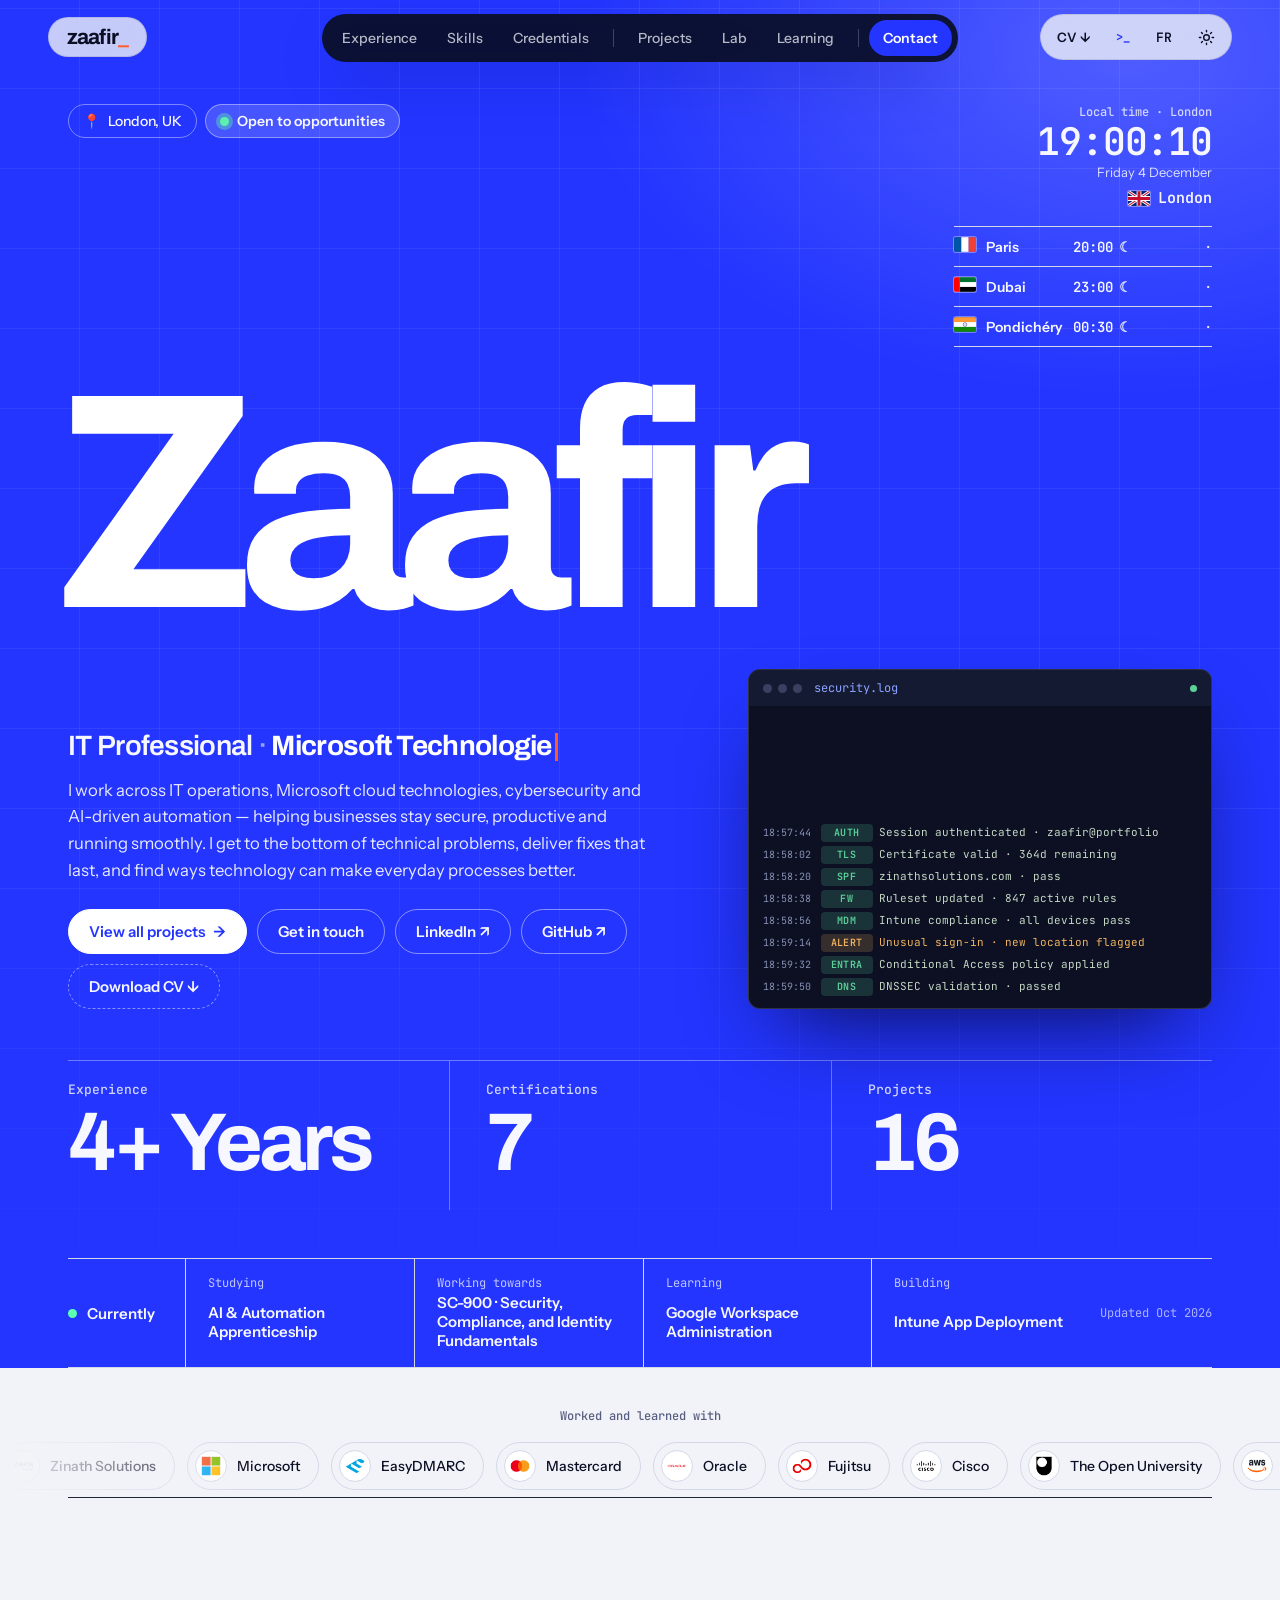
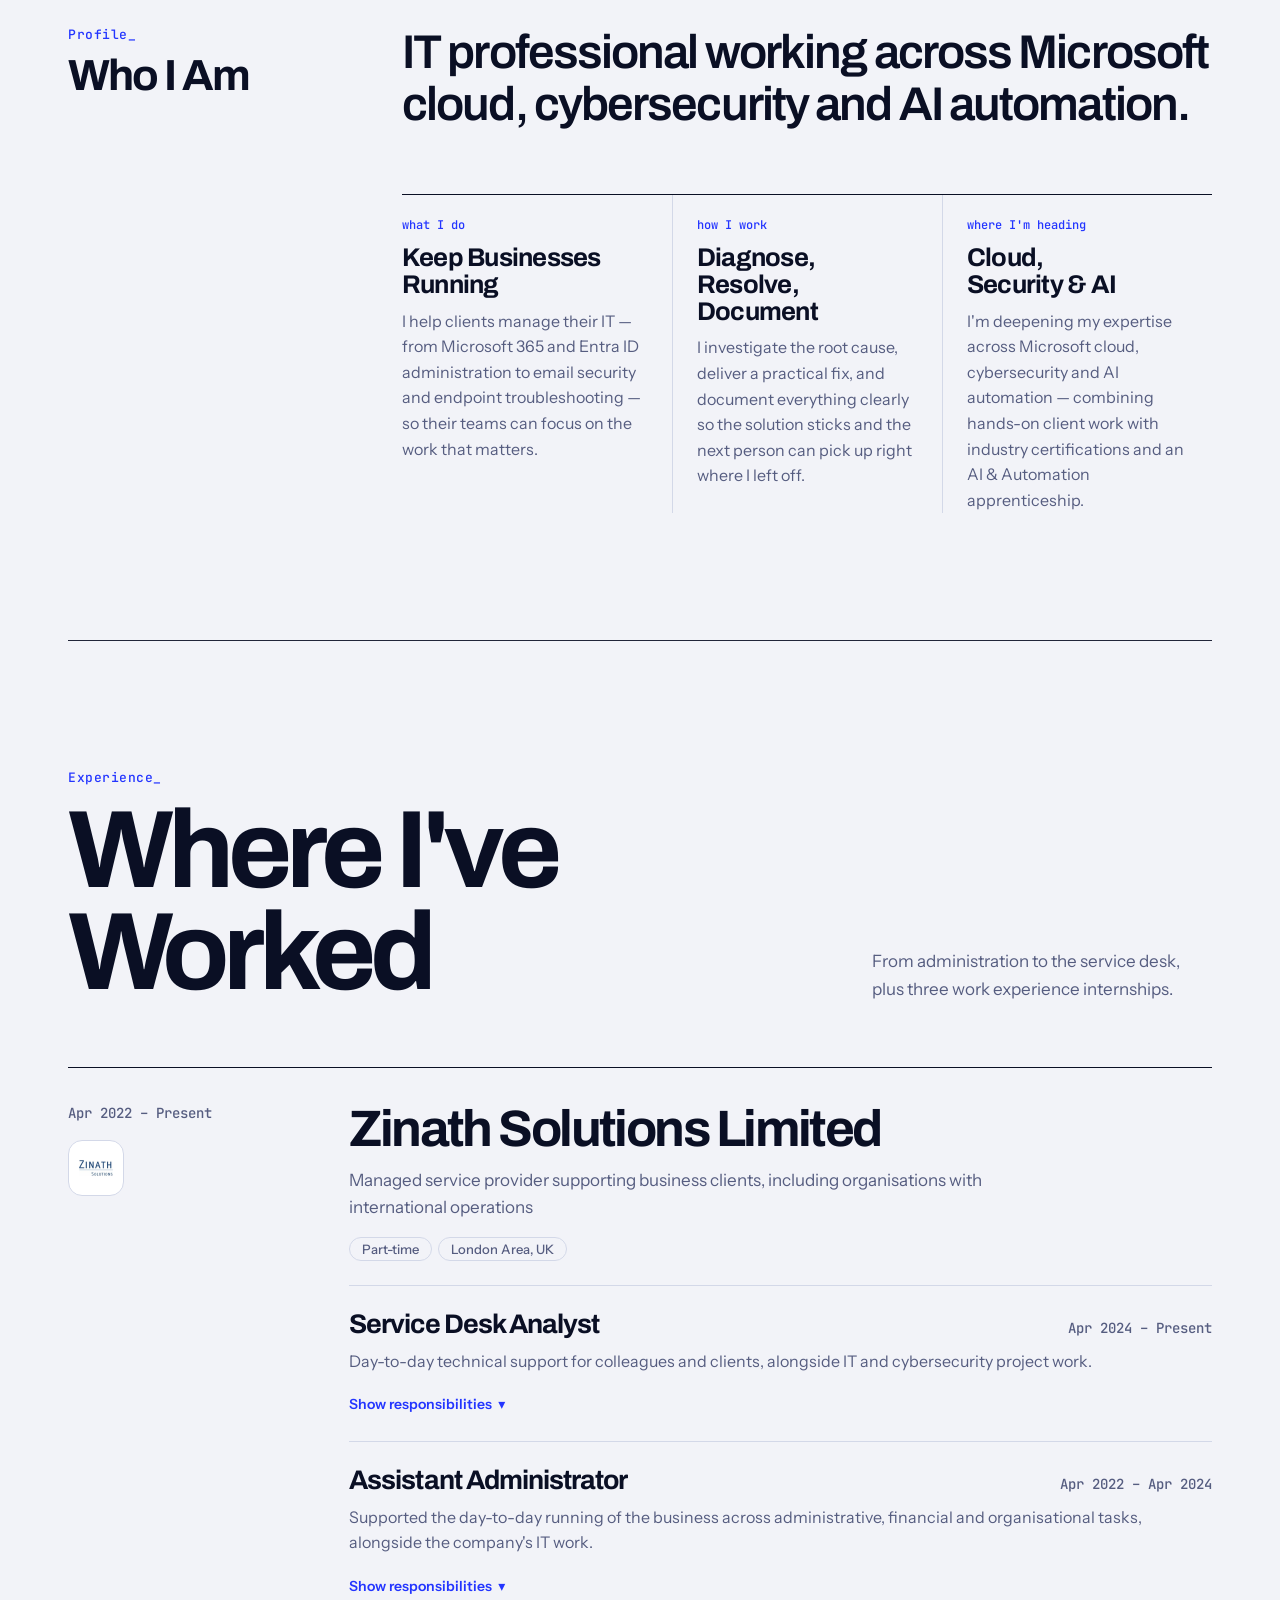
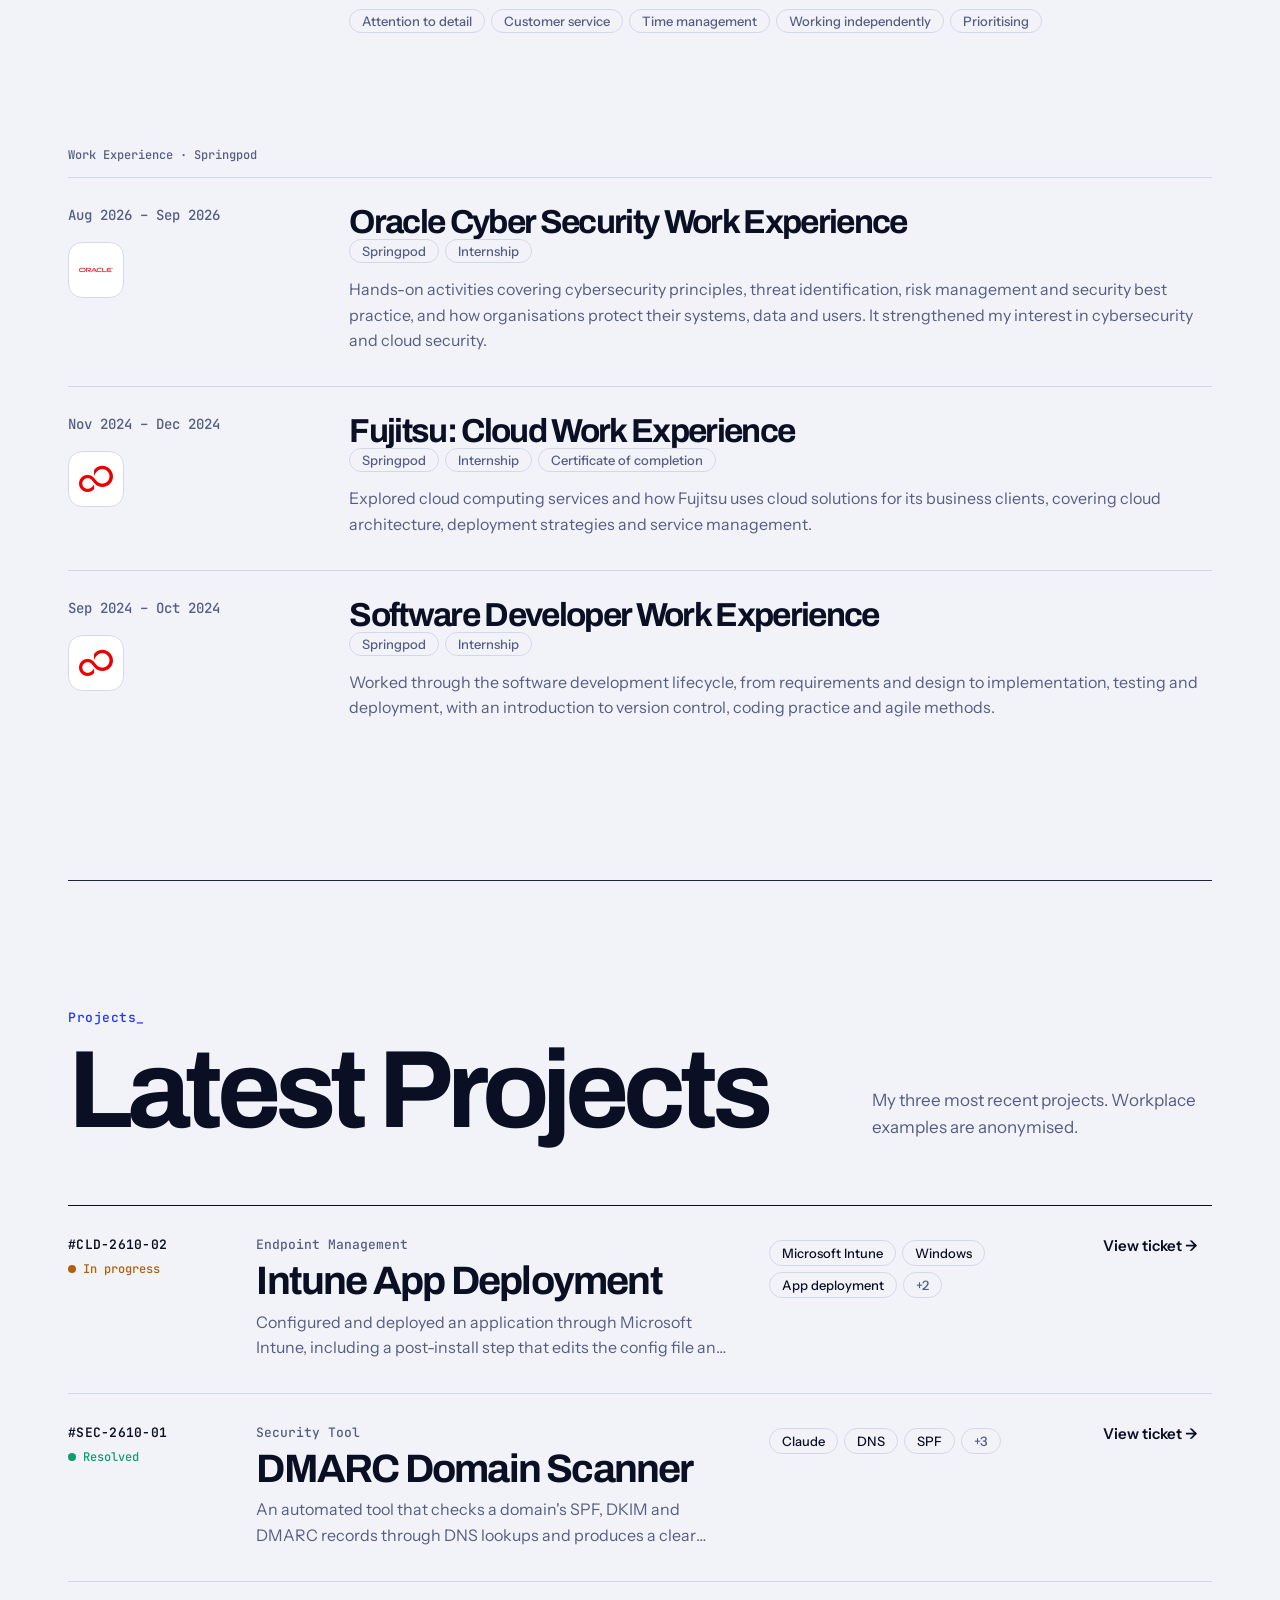
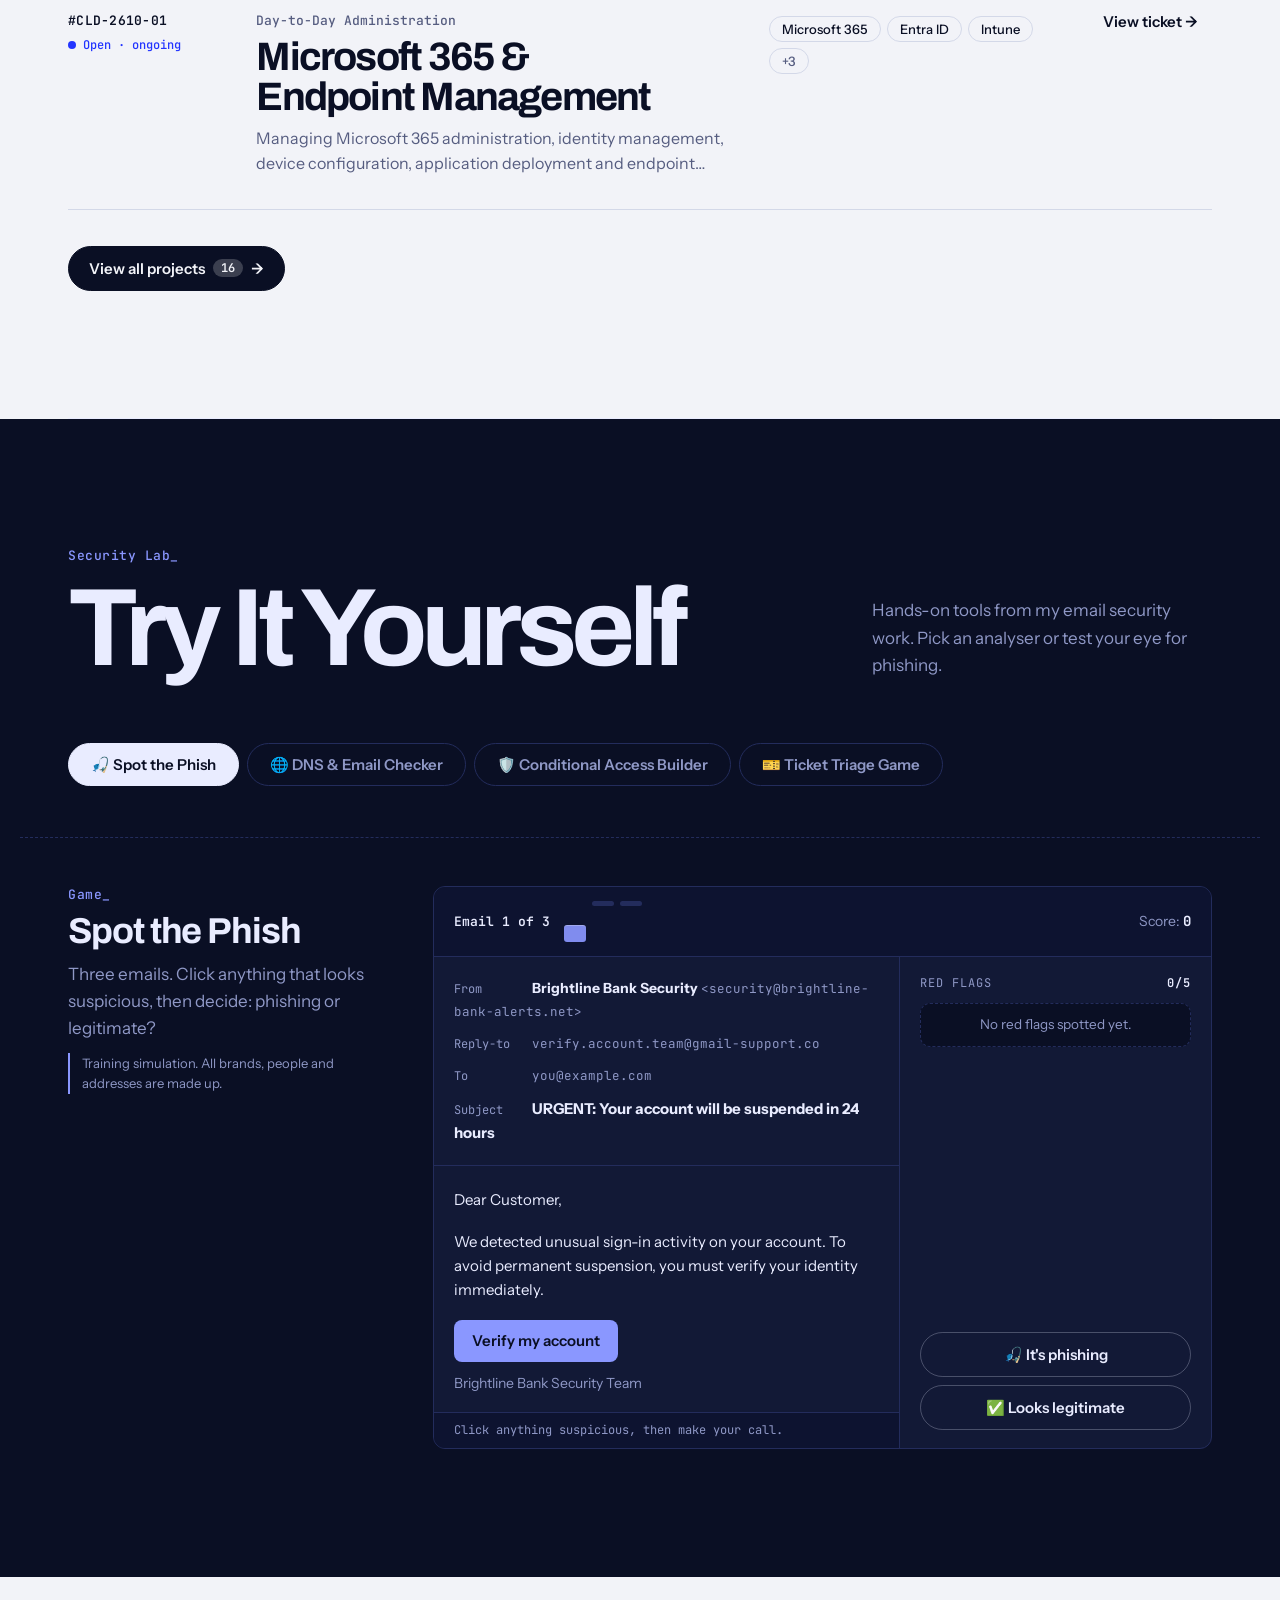
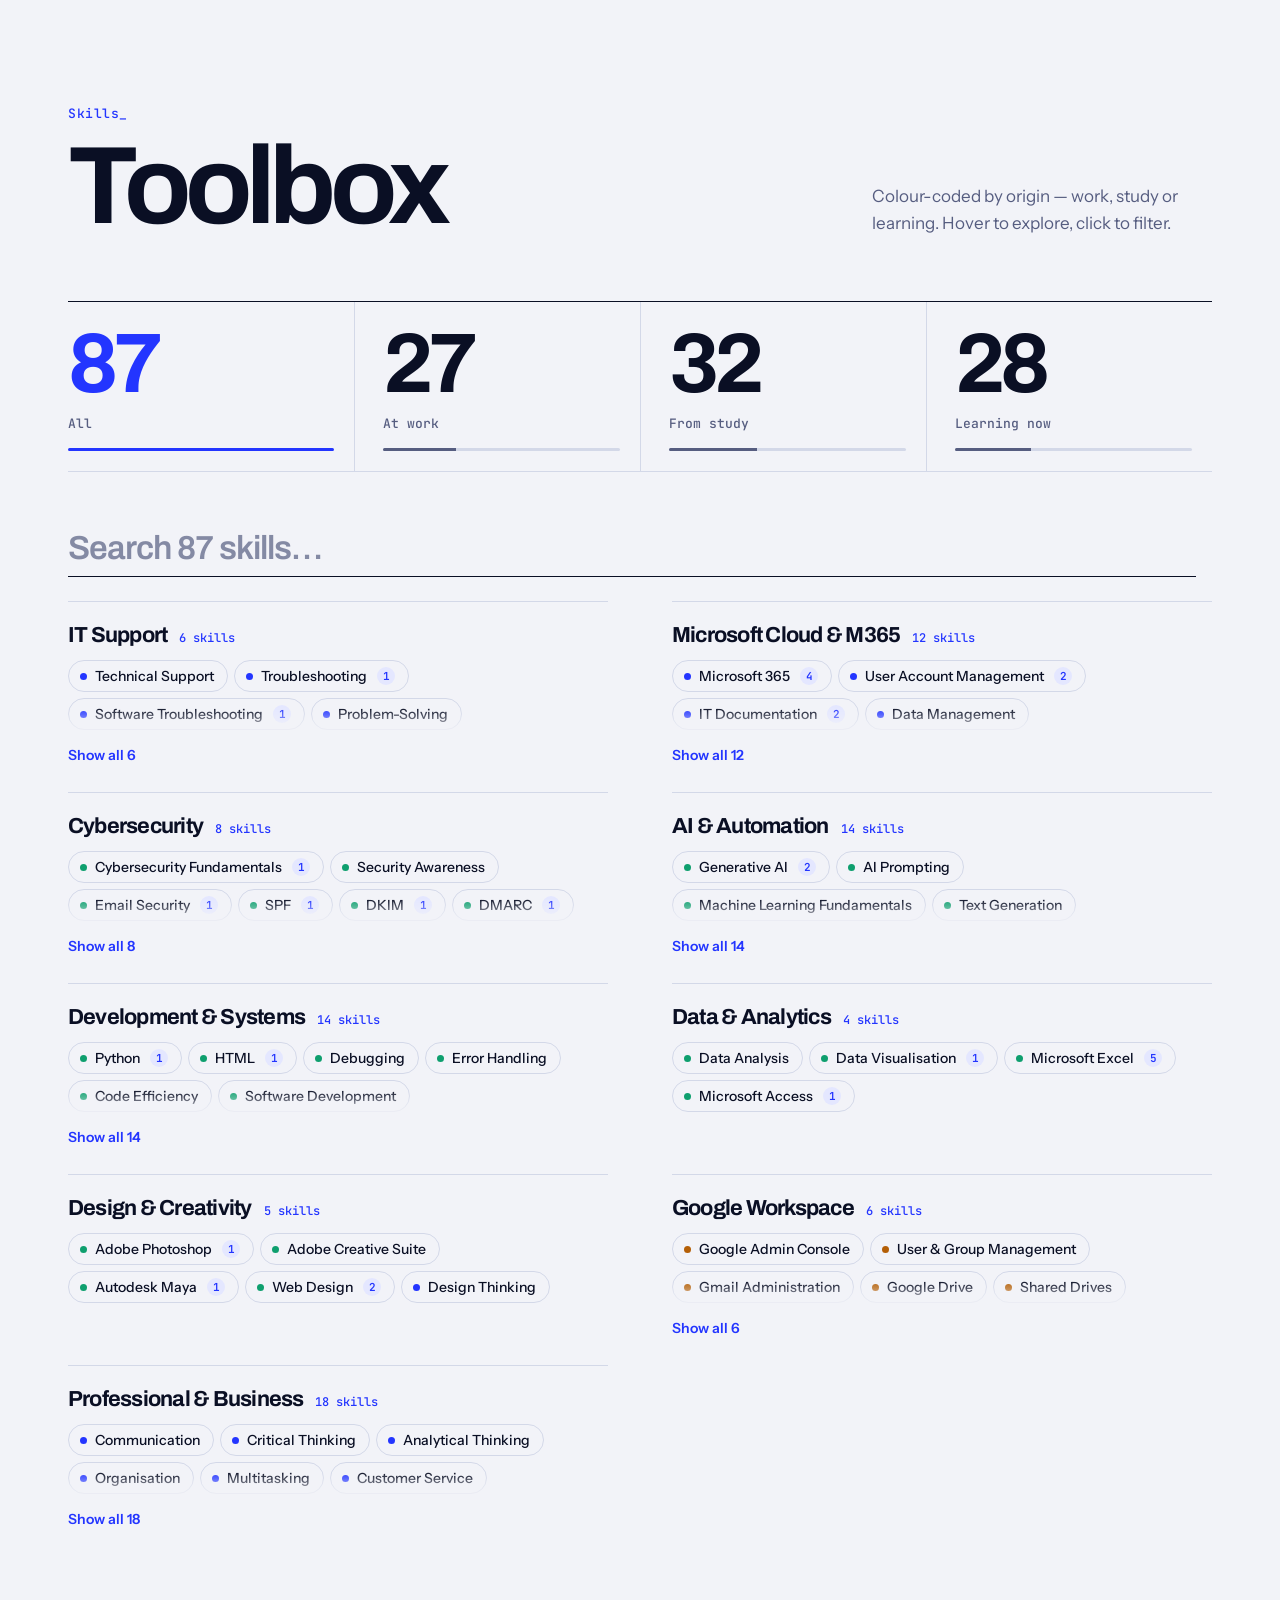
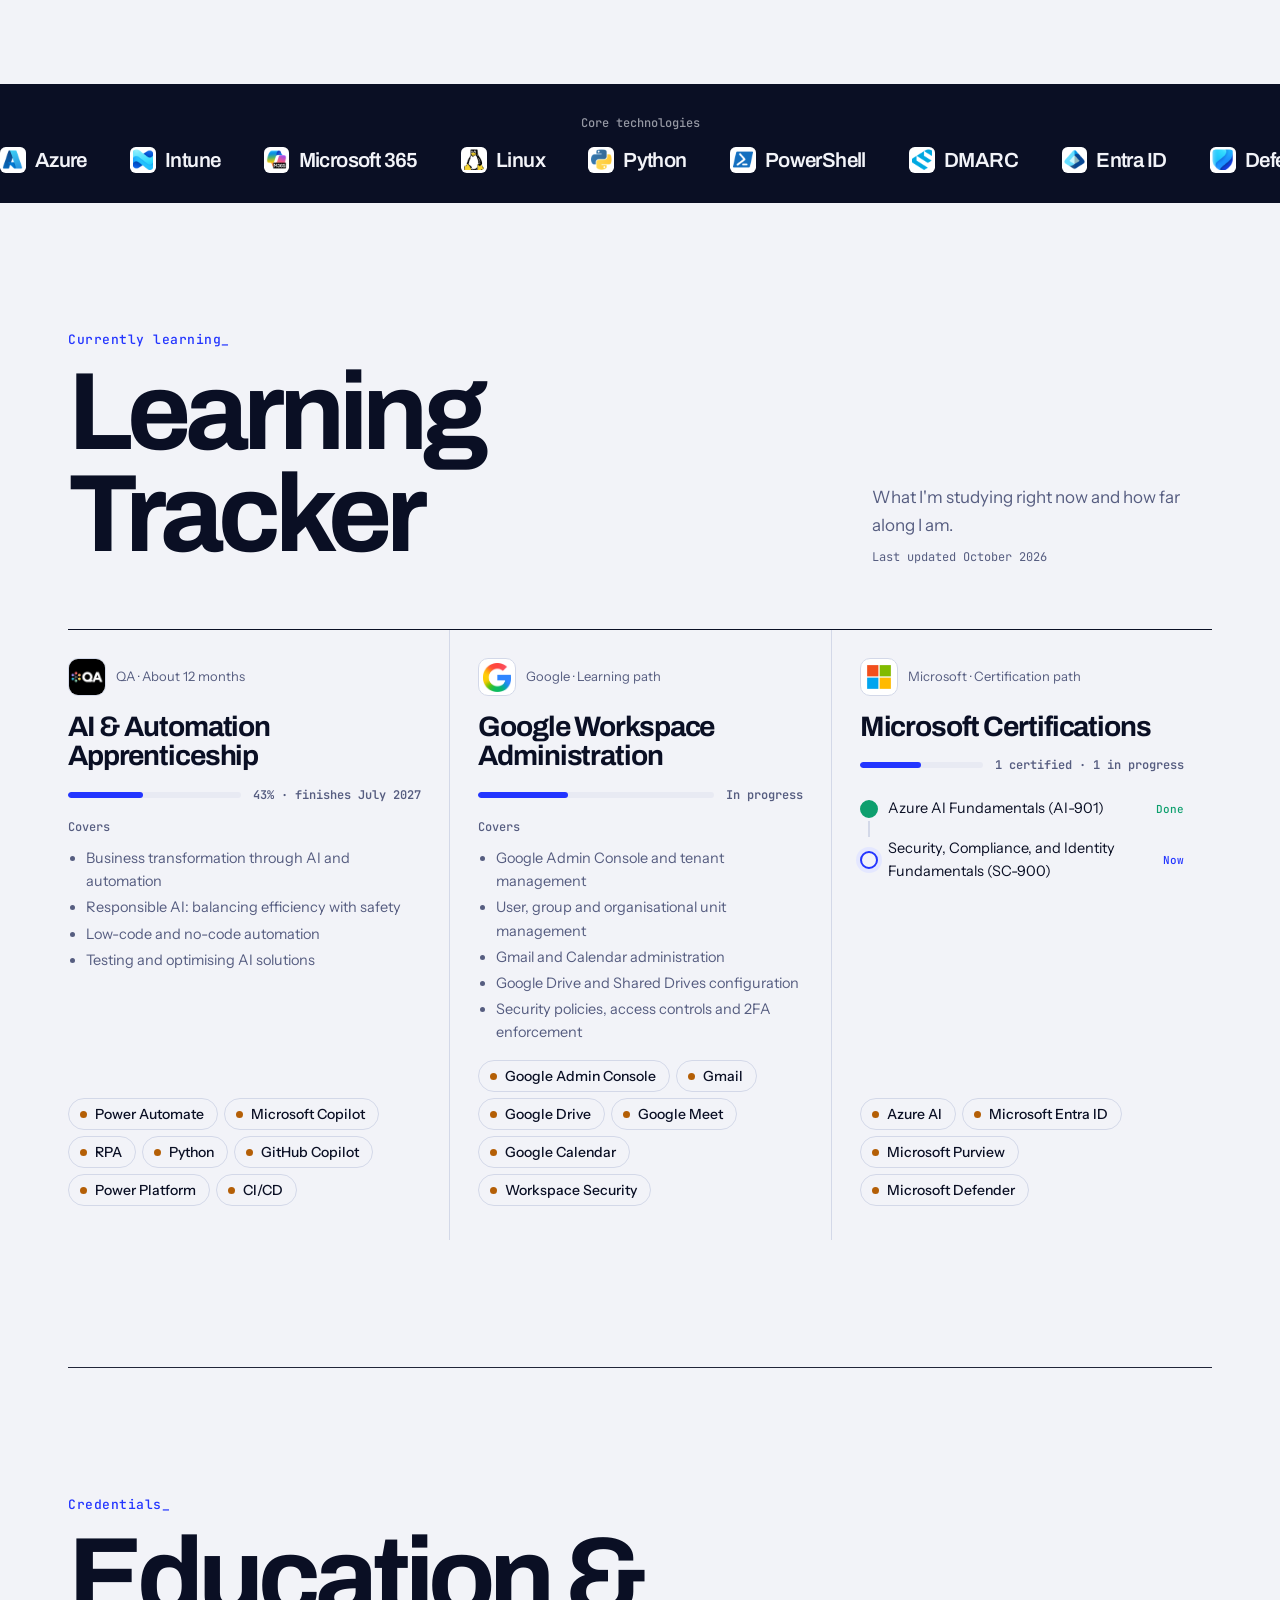
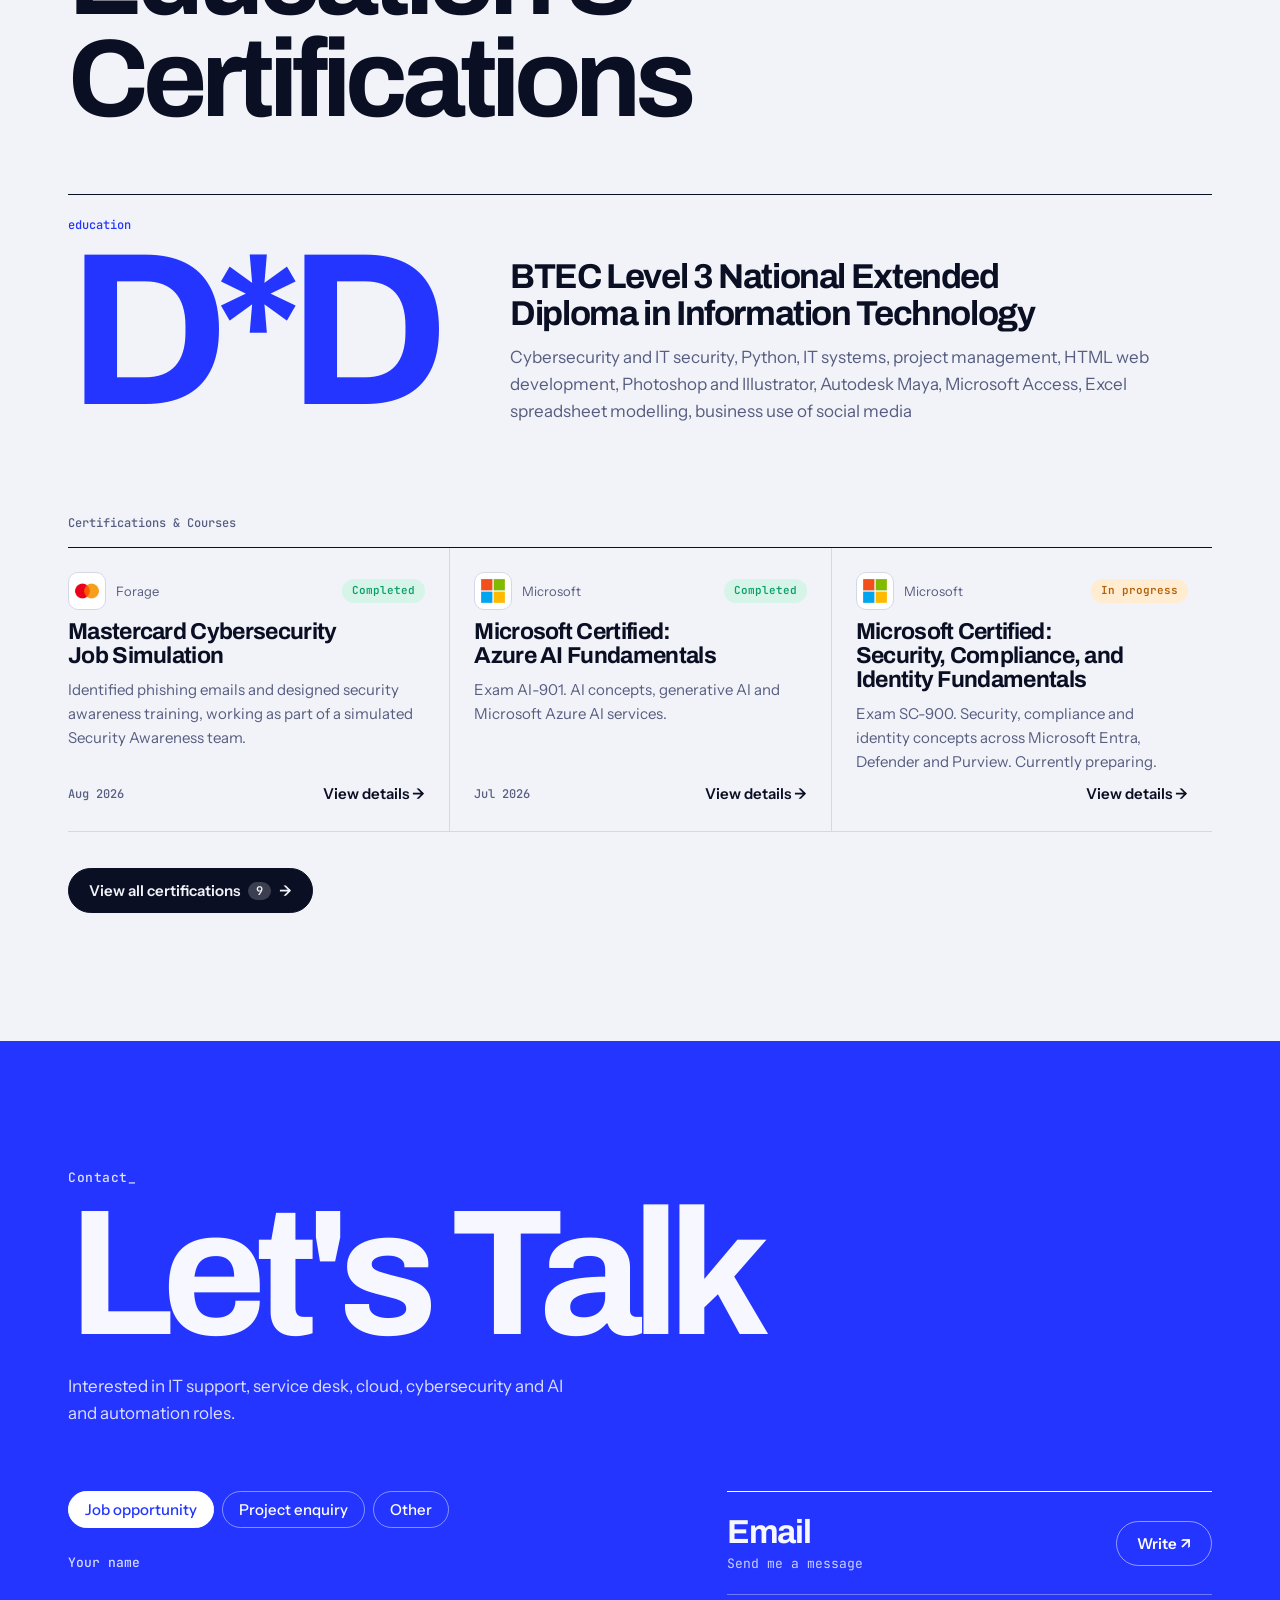
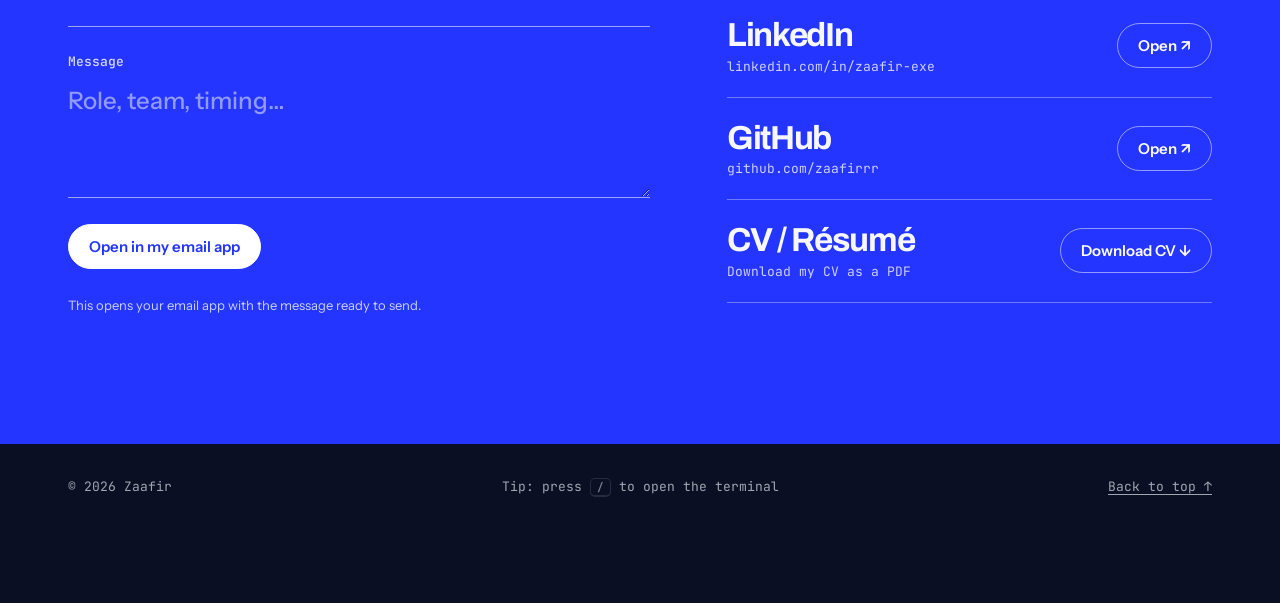
<file: index.html>
<!doctype html>
<html lang="en-GB">
<head>
<meta charset="utf-8">
<meta name="viewport" content="width=device-width, initial-scale=1">
<title>Zaafir | IT Professional</title>
<meta name="description" content="Zaafir: IT professional building experience in Microsoft technologies, cybersecurity and AI and automation.">
<link rel="canonical" href="https://zaafirrr.github.io/portfolio/">
<meta property="og:title" content="Zaafir | IT Professional">
<meta property="og:description" content="Zaafir: IT professional building experience in Microsoft technologies, cybersecurity and AI and automation.">
<meta property="og:type" content="website">
<meta property="og:url" content="https://zaafirrr.github.io/portfolio/">
<meta property="og:image" content="https://zaafirrr.github.io/portfolio/assets/og.png">
<meta property="og:image:width" content="1200">
<meta property="og:image:height" content="630">
<meta name="twitter:card" content="summary_large_image">
<meta name="twitter:title" content="Zaafir | IT Professional">
<meta name="twitter:description" content="Zaafir: IT professional building experience in Microsoft technologies, cybersecurity and AI and automation.">
<meta name="twitter:image" content="https://zaafirrr.github.io/portfolio/assets/og.png">
<meta name="theme-color" content="#2335ff">
<link rel="icon" href="assets/favicon.svg" type="image/svg+xml">
<!-- Apply the saved theme and language before the page draws, so it doesn't flash -->
<script>
  (function(){ try{
    var theme=localStorage.getItem('theme'); if(theme) document.documentElement.setAttribute('data-theme',theme);
    if(localStorage.getItem('lang')==='fr') document.documentElement.lang='fr';
  }catch(e){} })();
</script>
<link rel="preconnect" href="https://fonts.googleapis.com">
<link rel="preconnect" href="https://fonts.gstatic.com" crossorigin>
<link rel="stylesheet" href="https://fonts.googleapis.com/css2?family=Archivo:wdth,wght@100..125,600..800&family=Instrument+Sans:wght@400..600&family=JetBrains+Mono:wght@400;600&display=swap">
<link rel="stylesheet" href="css/style.css">
</head>
<body>
<a class="skip" href="#main" data-i18n="skip">Skip to content</a>
<div class="progress" id="progress" aria-hidden="true"></div>

<!-- ===================== TOP BAR (brand + controls) ===================== -->
<div class="topbar">
  <a class="brand" href="#top">zaafir<span class="caret">_</span></a>
  <div class="controls">
    <a class="cmd-btn cv-pin cv-dl" href="assets/Zaafir_CV_EN.pdf" download="Zaafir_CV_EN.pdf"><span data-i18n="cv.pin">CV ↓</span></a>
    <button class="cmd-btn" type="button" data-term aria-label="Open terminal"><span class="cmd-ico">&gt;_</span><span class="cmd-text" data-i18n="cmd.btn">Terminal</span><kbd>/</kbd></button>
    <button class="icon-btn" id="langBtn" type="button" aria-label="Passer en français">FR</button>
    <button class="icon-btn" id="themeBtn" type="button" aria-label="Switch theme">
      <svg class="i-moon" viewBox="0 0 24 24" fill="none" stroke="currentColor" stroke-width="2" stroke-linecap="round" stroke-linejoin="round" aria-hidden="true" hidden><path d="M21 12.8A9 9 0 1 1 11.2 3a7 7 0 0 0 9.8 9.8z"/></svg>
      <svg class="i-sun" viewBox="0 0 24 24" fill="none" stroke="currentColor" stroke-width="2" stroke-linecap="round" aria-hidden="true"><circle cx="12" cy="12" r="4"/><path d="M12 2v2M12 20v2M4.9 4.9l1.4 1.4M17.7 17.7l1.4 1.4M2 12h2M20 12h2M4.9 19.1l1.4-1.4M17.7 6.3l1.4-1.4"/></svg>
    </button>
    <button class="burger" id="burger" type="button" aria-label="Open menu" aria-expanded="false">
      <span></span><span></span><span></span>
    </button>
  </div>
</div>

<!-- ===================== FLOATING DOCK (desktop navigation) ===================== -->
<nav class="dock" aria-label="Main">
  <div class="links">
    <span class="nav-label" data-i18n="nav.g.me">About Me</span>
    <a href="#experience" data-i18n="nav.exp">Experience</a>
    <a href="#skills" data-i18n="nav.skills">Skills</a>
    <a href="#credentials" data-i18n="nav.creds">Credentials</a>
    <span class="dock-sep" aria-hidden="true"></span>
    <span class="nav-label" data-i18n="nav.g.work">My Work</span>
    <a href="#projects" data-i18n="nav.projects">Projects</a>
    <a href="#lab" data-i18n="nav.lab">Lab</a>
    <a href="#learning" data-i18n="nav.learn">Learning</a>
    <span class="dock-sep" aria-hidden="true"></span>
    <a href="#contact" class="nav-cta" data-i18n="nav.contact">Contact</a>
  </div>
</nav>

<!-- Mobile drawer -->
<div class="drawer-overlay" id="drawerOverlay"></div>
<aside class="drawer" id="drawer" aria-label="Menu">
  <div class="drawer-head">
    <span class="brand">zaafir<span class="caret">_</span></span>
    <button class="drawer-close" id="drawerClose" type="button" aria-label="Close menu">&times;</button>
  </div>
  <nav class="drawer-nav">
    <div class="drawer-group">
      <span class="drawer-label" data-i18n="nav.g.me">About Me</span>
      <a href="#experience" data-i18n="nav.exp">Experience</a>
      <a href="#skills" data-i18n="nav.skills">Skills</a>
      <a href="#credentials" data-i18n="nav.creds">Credentials</a>
    </div>
    <div class="drawer-group">
      <span class="drawer-label" data-i18n="nav.g.work">My Work</span>
      <a href="#projects" data-i18n="nav.projects">Projects</a>
      <a href="#lab" data-i18n="nav.lab">Lab</a>
      <a href="#learning" data-i18n="nav.learn">Learning</a>
    </div>
    <div class="drawer-group">
      <span class="drawer-label" data-i18n="nav.g.connect">Connect</span>
      <a href="#contact" data-i18n="nav.contact">Contact</a>
      <a href="https://www.linkedin.com/in/zaafir-exe/" target="_blank" rel="noopener">LinkedIn ↗</a>
      <a href="https://github.com/zaafirrr" target="_blank" rel="noopener">GitHub ↗</a>
    </div>
  </nav>
  <div class="drawer-foot">
    <button class="cmd-btn" type="button" data-term><span class="cmd-ico">&gt;_</span><span data-i18n="cmd.btn">Terminal</span></button>
    <div class="drawer-toggles">
      <button class="icon-btn" id="langBtn2" type="button" aria-label="Passer en français">FR</button>
      <button class="icon-btn" id="themeBtn2" type="button" aria-label="Switch theme">
        <svg class="i-moon" viewBox="0 0 24 24" fill="none" stroke="currentColor" stroke-width="2" stroke-linecap="round" stroke-linejoin="round" aria-hidden="true" hidden><path d="M21 12.8A9 9 0 1 1 11.2 3a7 7 0 0 0 9.8 9.8z"/></svg>
        <svg class="i-sun" viewBox="0 0 24 24" fill="none" stroke="currentColor" stroke-width="2" stroke-linecap="round" aria-hidden="true"><circle cx="12" cy="12" r="4"/><path d="M12 2v2M12 20v2M4.9 4.9l1.4 1.4M17.7 17.7l1.4 1.4M2 12h2M20 12h2M4.9 19.1l1.4-1.4M17.7 6.3l1.4-1.4"/></svg>
      </button>
    </div>
  </div>
</aside>

<main id="main">
<!-- ===================== HERO: colour field + giant wordmark ===================== -->
<header class="hero" id="top">
  <div class="wrap hero-inner">
    <div class="hero-meta">
      <div class="badges">
        <span class="badge">📍 <span data-i18n="hero.location">London, UK</span></span>
        <span class="badge live"><span class="avail-dot" aria-hidden="true"></span><span data-i18n="hero.status">Open to opportunities</span></span>
      </div>
      <div class="clockbox">
        <span class="k" data-i18n="clock.label">Local time · London</span>
        <b class="clock" id="clock">--:--</b>
        <span class="clock-sub" id="clockDate">&nbsp;</span>
        <button type="button" class="clock-wx" id="clockWx"></button>
        <div class="world" id="worldRows" aria-label="World clock and weather"></div>
      </div>
    </div>

    <h1 class="wordmark" aria-label="Zaafir"><span aria-hidden="true">Z</span><span aria-hidden="true">a</span><span aria-hidden="true">a</span><span aria-hidden="true">f</span><span aria-hidden="true">i</span><span aria-hidden="true">r</span></h1>

    <div class="hero-cols">
      <div class="hero-copy">
        <p class="headline">
          <span data-i18n="hero.h1">IT Professional</span><span class="headline-sep"> · </span><span id="typewriter" data-phrases-en="Microsoft Technologies|Cybersecurity|AI &amp; Automation" data-phrases-fr="Technologies Microsoft|Cybersécurité|IA &amp; Automatisation"></span>
        </p>
        <p class="lede" data-i18n="hero.lede">I work across IT operations, Microsoft cloud technologies, cybersecurity and AI-driven automation — helping businesses stay secure, productive and running smoothly. I get to the bottom of technical problems, deliver fixes that last, and find ways technology can make everyday processes better.</p>
        <div class="ctas">
          <a class="btn primary" href="projects.html"><span data-i18n="proj.viewAll">View all projects</span> →</a>
          <a class="btn" href="#contact"><span data-i18n="cta.contact">Get in touch</span></a>
          <a class="btn" href="https://www.linkedin.com/in/zaafir-exe/" target="_blank" rel="noopener">LinkedIn ↗</a>
          <a class="btn" href="https://github.com/zaafirrr" target="_blank" rel="noopener">GitHub ↗</a>
          <a class="btn btn-cv cv-dl" id="cvBtn" href="assets/Zaafir_CV_EN.pdf" download="Zaafir_CV_EN.pdf"><span data-i18n="cv.dl">Download CV ↓</span></a>
        </div>
      </div>

      <div class="t-log hero-log" aria-label="Live security event log">
        <div class="log-bar"><i></i><i></i><i></i><span class="log-title">security.log</span><span class="log-blink" aria-hidden="true"></span></div>
        <div class="log-lines" id="logLines"></div>
      </div>
    </div>
  </div>

  <div class="wrap stats-row">
    <a class="t-stat" href="#experience"><span data-i18n="stat.exp">Experience</span><b data-counter="4" data-sfx-en="+ Years" data-sfx-fr="+ ans">4+ Years</b></a>
    <a class="t-stat" href="#credentials"><span data-i18n="stat.cert">Certifications</span><b id="certCount" data-counter="7">7</b></a>
    <a class="t-stat" href="projects.html"><span data-i18n="stat.proj">Projects</span><b class="projCount" data-counter="16">16</b></a>
  </div>
  <div class="wrap cur-wrap"><div class="cur" id="nowStrip" aria-label="Currently"></div></div>
</header>

</div>

<!-- ===================== LOGO STRIP ===================== -->
<div class="strip" aria-label="Organisations I've worked or learned with">
  <p class="strip-label" data-i18n="strip.label">Worked and learned with</p>
  <div class="strip-track"><div class="strip-row"><span class="strip-item"><span class="logo" data-logo="zinath" aria-hidden="true">ZS</span>Zinath Solutions</span><span class="strip-item"><span class="logo" data-logo="microsoft" aria-hidden="true">MS</span>Microsoft</span><span class="strip-item"><span class="logo" data-logo="easydmarc" aria-hidden="true">ED</span>EasyDMARC</span><span class="strip-item"><span class="logo" data-logo="mastercard" aria-hidden="true">MC</span>Mastercard</span><span class="strip-item"><span class="logo" data-logo="oracle" aria-hidden="true">OR</span>Oracle</span><span class="strip-item"><span class="logo" data-logo="fujitsu" aria-hidden="true">FJ</span>Fujitsu</span><span class="strip-item"><span class="logo" data-logo="cisco" aria-hidden="true">CI</span>Cisco</span><span class="strip-item"><span class="logo" data-logo="open-university" aria-hidden="true">OU</span>The Open University</span><span class="strip-item"><span class="logo" data-logo="aws" aria-hidden="true">AWS</span>Amazon Web Services</span><span class="strip-item"><span class="logo" data-logo="hackpath" aria-hidden="true">HP</span>HackPath</span></div><div class="strip-row" aria-hidden="true"><span class="strip-item"><span class="logo" data-logo="zinath" aria-hidden="true">ZS</span>Zinath Solutions</span><span class="strip-item"><span class="logo" data-logo="microsoft" aria-hidden="true">MS</span>Microsoft</span><span class="strip-item"><span class="logo" data-logo="easydmarc" aria-hidden="true">ED</span>EasyDMARC</span><span class="strip-item"><span class="logo" data-logo="mastercard" aria-hidden="true">MC</span>Mastercard</span><span class="strip-item"><span class="logo" data-logo="oracle" aria-hidden="true">OR</span>Oracle</span><span class="strip-item"><span class="logo" data-logo="fujitsu" aria-hidden="true">FJ</span>Fujitsu</span><span class="strip-item"><span class="logo" data-logo="cisco" aria-hidden="true">CI</span>Cisco</span><span class="strip-item"><span class="logo" data-logo="open-university" aria-hidden="true">OU</span>The Open University</span><span class="strip-item"><span class="logo" data-logo="aws" aria-hidden="true">AWS</span>Amazon Web Services</span><span class="strip-item"><span class="logo" data-logo="hackpath" aria-hidden="true">HP</span>HackPath</span></div></div>
</div>

<!-- ===================== PROFILE: a statement, not cards ===================== -->
<section id="about">
  <div class="wrap about">
    <div class="about-side">
      <span class="eyebrow" data-i18n="about.eyebrow">Profile_</span>
      <h2 class="h-md" data-i18n="about.title">Who I Am</h2>
    </div>
    <div class="about-main">
      <p class="statement" data-i18n="about.sub">IT professional working across Microsoft cloud, cybersecurity and AI automation.</p>
      <div class="about-list">
        <article class="fact"><span class="k" data-i18n="about.k1">what I do</span><h3 data-i18n="about.t1">Keep Businesses Running</h3><p data-i18n="about.p1">I help clients manage their IT — from Microsoft 365 and Entra ID administration to email security and endpoint troubleshooting — so their teams can focus on the work that matters.</p></article>
        <article class="fact"><span class="k" data-i18n="about.k2">how I work</span><h3 data-i18n="about.t2">Diagnose, Resolve, Document</h3><p data-i18n="about.p2">I investigate the root cause, deliver a practical fix, and document everything clearly so the solution sticks and the next person can pick up right where I left off.</p></article>
        <article class="fact"><span class="k" data-i18n="about.k3">where I'm heading</span><h3 data-i18n="about.t3">Cloud, Security &amp; AI</h3><p data-i18n="about.p3">I'm deepening my expertise across Microsoft cloud, cybersecurity and AI automation — combining hands-on client work with industry certifications and an AI &amp; Automation apprenticeship.</p></article>
      </div>
    </div>
  </div>
</section>

<!-- ===================== EXPERIENCE: ruled rows ===================== -->
<section id="experience">
  <div class="wrap">
    <div class="sec-head">
      <span class="eyebrow" data-i18n="exp.eyebrow">Experience_</span>
      <h2 data-i18n="exp.title">Where I've Worked</h2>
      <p class="sec-sub" data-i18n="exp.sub">From administration to the service desk, plus three work experience internships.</p>
    </div>
    <div class="timeline" id="timeline">
      <div class="tl-line" aria-hidden="true"><div class="tl-fill" id="tlFill"></div></div>

      <article class="entry">
        <div class="entry-side">
          <span class="when" data-i18n="zs.when">Apr 2022 – Present</span>
          <div class="logo" data-logo="zinath" aria-hidden="true">ZS</div>
        </div>
        <div class="entry-main">
          <h3>Zinath Solutions Limited</h3>
          <p class="sub" data-i18n="zs.sub">Managed service provider supporting business clients, including organisations with international operations</p>
          <div class="meta"><span data-i18n="zs.m1">Part-time</span><span data-i18n="zs.m2">London Area, UK</span></div>

          <div class="role">
            <div class="role-head"><h4 data-i18n="zs.r1">Service Desk Analyst</h4><span class="when" data-i18n="zs.r1when">Apr 2024 – Present</span></div>
            <p data-i18n="zs.r1sum">Day-to-day technical support for colleagues and clients, alongside IT and cybersecurity project work.</p>
            <details class="more"><summary data-i18n="exp.more">Show responsibilities</summary><div class="groups">
              <div><h5 data-i18n="zs.g1">Service Desk</h5><ul>
                <li data-i18n="zs.g1a">Resolving IT, system and data-related issues for colleagues and clients</li>
                <li data-i18n="zs.g1b">Troubleshooting user problems and keeping support records accurate</li>
                <li data-i18n="zs.g1c">Keeping systems and information up to date</li></ul></div>
              <div><h5 data-i18n="zs.g2">Microsoft 365 &amp; Entra ID</h5><ul>
                <li data-i18n="zs.g2a">Licence management and tenant administration</li>
                <li data-i18n="zs.g2b">Exposure to Intune device configuration and Microsoft Defender</li>
                <li data-i18n="zs.g2c">Conditional Access and identity concepts</li></ul></div>
              <div><h5 data-i18n="zs.g3">Cybersecurity Projects</h5><ul>
                <li data-i18n="zs.g3a">Helped prepare and track an Aramco CCC assessment: organising controls, coordinating tasks and tracking evidence</li>
                <li data-i18n="zs.g3b">Supporting email security work on SPF, DKIM and DMARC</li>
                <li data-i18n="zs.g3c">Cyber Essentials concepts, Redstor and CyberSentriq platforms</li></ul></div>
              <div><h5 data-i18n="zs.g4">Business Operations</h5><ul>
                <li data-i18n="zs.g4a">Expense reports, invoices and VAT returns</li>
                <li data-i18n="zs.g4b">Managing business data in Excel and Microsoft Office</li></ul></div>
            </div></details>
          </div>

          <div class="role">
            <div class="role-head"><h4 data-i18n="zs.r2">Assistant Administrator</h4><span class="when" data-i18n="zs.r2when">Apr 2022 – Apr 2024</span></div>
            <p data-i18n="zs.r2sum">Supported the day-to-day running of the business across administrative, financial and organisational tasks, alongside the company's IT work.</p>
            <details class="more"><summary data-i18n="exp.more">Show responsibilities</summary><div class="groups">
              <div><h5 data-i18n="zs.r2g1">Administration &amp; Finance</h5><ul>
                <li data-i18n="zs.r2a">Kept records and documentation accurate, organised and up to date</li>
                <li data-i18n="zs.r2b">Handled expense reports, invoices and VAT returns</li>
                <li data-i18n="zs.r2c">Managed data and maintained databases in Excel and Microsoft Office</li></ul></div>
              <div><h5 data-i18n="zs.r2g2">IT Support</h5><ul>
                <li data-i18n="zs.r2d">Helped with client requests and troubleshooting technical and system issues</li>
                <li data-i18n="zs.r2e">Created and maintained websites using Wix</li></ul></div>
            </div></details>
            <div class="meta"><span data-i18n="zs.sk1">Attention to detail</span><span data-i18n="zs.sk2">Customer service</span><span data-i18n="zs.sk3">Time management</span><span data-i18n="zs.sk4">Working independently</span><span data-i18n="zs.sk5">Prioritising</span></div>
          </div>
        </div>
      </article>

      <p class="tl-label" data-i18n="v.label">Work Experience · Springpod</p>

      <article class="entry entry--minor">
        <div class="entry-side">
          <span class="when" data-i18n="v1.when">Aug 2026 – Sep 2026</span>
          <div class="logo" data-logo="oracle" aria-hidden="true">OR</div>
        </div>
        <div class="entry-main">
          <h3 data-i18n="v1.title">Oracle Cyber Security Work Experience</h3>
          <div class="meta"><span>Springpod</span><span data-i18n="v.intern">Internship</span></div>
          <p class="desc" data-i18n="v1.desc">Hands-on activities covering cybersecurity principles, threat identification, risk management and security best practice, and how organisations protect their systems, data and users. It strengthened my interest in cybersecurity and cloud security.</p>
        </div>
      </article>
      <article class="entry entry--minor">
        <div class="entry-side">
          <span class="when" data-i18n="v2.when">Nov 2024 – Dec 2024</span>
          <div class="logo" data-logo="fujitsu" aria-hidden="true">FJ</div>
        </div>
        <div class="entry-main">
          <h3 data-i18n="v2.title">Fujitsu: Cloud Work Experience</h3>
          <div class="meta"><span>Springpod</span><span data-i18n="v.intern">Internship</span><span data-i18n="v.cert">Certificate of completion</span></div>
          <p class="desc" data-i18n="v2.desc">Explored cloud computing services and how Fujitsu uses cloud solutions for its business clients, covering cloud architecture, deployment strategies and service management.</p>
        </div>
      </article>
      <article class="entry entry--minor">
        <div class="entry-side">
          <span class="when" data-i18n="v3.when">Sep 2024 – Oct 2024</span>
          <div class="logo" data-logo="fujitsu" aria-hidden="true">FJ</div>
        </div>
        <div class="entry-main">
          <h3 data-i18n="v3.title">Software Developer Work Experience</h3>
          <div class="meta"><span>Springpod</span><span data-i18n="v.intern">Internship</span></div>
          <p class="desc" data-i18n="v3.desc">Worked through the software development lifecycle, from requirements and design to implementation, testing and deployment, with an introduction to version control, coding practice and agile methods.</p>
        </div>
      </article>
    </div>
  </div>
</section>

<!-- ===================== PROJECTS: an index, not cards ===================== -->
<section id="projects">
  <div class="wrap">
    <div class="sec-head">
      <span class="eyebrow" data-i18n="proj.eyebrow">Projects_</span>
      <h2 data-i18n="proj.title">Latest Projects</h2>
      <p class="sec-sub" data-i18n="proj.sub">My three most recent projects. Workplace examples are anonymised.</p>
    </div>
    <div class="pgrid three" id="pgrid"></div>
    <div class="more-row">
      <a class="btn primary" href="projects.html"><span data-i18n="proj.viewAll">View all projects</span> <span class="count-badge projCount">16</span> →</a>
    </div>
  </div>
</section>

<!-- ===================== SECURITY LAB (inverted, always dark) ===================== -->
<section id="lab">
  <div class="wrap">
    <div class="sec-head">
      <span class="eyebrow" data-i18n="lab.eyebrow">Security Lab_</span>
      <h2 data-i18n="lab.title">Try It Yourself</h2>
      <p class="sec-sub" data-i18n="lab.sub">Hands-on tools from my email security work. Pick an analyser or test your eye for phishing.</p>
    </div>
    <div class="lab-tabs" role="tablist" aria-label="Lab tools">
      <button class="lab-tab active" role="tab" aria-selected="true" aria-controls="phish" data-tab="phish" data-i18n="lab.t2">🎣 Spot the Phish</button>
      <button class="lab-tab" role="tab" aria-selected="false" aria-controls="dns" data-tab="dns" data-i18n="lab.t3">🌐 DNS &amp; Email Checker</button>
      <button class="lab-tab" role="tab" aria-selected="false" aria-controls="ca" data-tab="ca" data-i18n="lab.t4">🛡️ Conditional Access Builder</button>
      <button class="lab-tab" role="tab" aria-selected="false" aria-controls="triage" data-tab="triage" data-i18n="lab.t5">🎫 Ticket Triage Game</button>
    </div>
  </div>

  <div id="phish" class="lab-panel active" role="tabpanel">
  <div class="wrap game-wrap">
    <div class="game-intro">
      <span class="eyebrow" data-i18n="ph.eyebrow">Game_</span>
      <h3 data-i18n="ph.title">Spot the Phish</h3>
      <p data-i18n="ph.sub">Three emails. Click anything that looks suspicious, then decide: phishing or legitimate?</p>
      <p class="dm-note" data-i18n="ph.note">Training simulation. All brands, people and addresses are made up.</p>
    </div>
    <div class="card game" id="game"></div>
  </div>
  </div>

  <div id="dns" class="lab-panel" role="tabpanel" hidden>
  <div class="wrap dm">
    <div class="dm-intro">
      <span class="eyebrow" data-i18n="dns.eyebrow">Tool_</span>
      <h3 data-i18n="dns.title">DNS &amp; Email Checker</h3>
      <p data-i18n="dns.sub">Type a domain to see its public SPF, DMARC, DKIM and mail records, with a plain-English explanation of what each one means.</p>
      <p class="dm-note" data-i18n="dns.note">Reads public DNS records only, through a public DNS-over-HTTPS service. Nothing is stored.</p>
    </div>
    <div class="card dm-tool">
      <form id="dnsForm" class="hd-form" novalidate>
        <label class="field" for="dnsInput"><span data-i18n="dns.label">Domain</span>
          <input id="dnsInput" type="text" inputmode="url" autocapitalize="off" autocomplete="off" spellcheck="false" placeholder="example.com"></label>
        <div class="hd-actions">
          <button class="btn primary" type="submit" data-i18n="dns.run">Check domain</button>
          <button class="btn" type="button" data-dns="microsoft.com">microsoft.com</button>
          <button class="btn" type="button" data-dns="github.com">github.com</button>
          <button class="btn" type="button" id="dnsSample" data-i18n="dns.sampleBtn">Show sample</button>
          <button class="linkbtn" type="button" id="dnsCopy" hidden>Copy report</button>
        </div>
      </form>
      <div class="dm-out" id="dnsOut" aria-live="polite">
        <div class="hd-empty">
          <div class="dm-row"><span class="dm-key">SPF</span><span class="dm-val" data-i18n="dns.wait">Waiting for a domain…</span></div>
          <div class="dm-row"><span class="dm-key">DMARC</span><span class="dm-val" data-i18n="dns.wait">Waiting for a domain…</span></div>
          <div class="dm-row"><span class="dm-key">DKIM</span><span class="dm-val" data-i18n="dns.wait">Waiting for a domain…</span></div>
        </div>
      </div>
    </div>
  </div>
  </div>

  <div id="ca" class="lab-panel" role="tabpanel" hidden>
  <div class="wrap dm ca-wrap">
    <div class="dm-intro">
      <span class="eyebrow" data-i18n="ca.eyebrow">Simulator_</span>
      <h3 data-i18n="ca.title">Conditional Access Builder</h3>
      <p data-i18n="ca.sub">Build a Microsoft Entra Conditional Access policy, then see how it treats nine made-up sign-ins: who gets in, who is challenged and who is blocked.</p>
      <p class="dm-note" data-i18n="ca.note">A teaching simulator. It is not connected to any tenant.</p>
    </div>
    <div class="card dm-tool"><div id="caApp"></div></div>
  </div>
  </div>

  <div id="triage" class="lab-panel" role="tabpanel" hidden>
  <div class="wrap dm">
    <div class="dm-intro">
      <span class="eyebrow" data-i18n="tr.eyebrow">Game_</span>
      <h3 data-i18n="tr.title">Service Desk Triage</h3>
      <p data-i18n="tr.sub">Set the priority and choose the best first step for six incoming tickets, the way a service desk analyst does every day.</p>
      <p class="dm-note" data-i18n="tr.note">Training simulation. All tickets and people are made up.</p>
    </div>
    <div class="card dm-tool"><div id="trApp"></div></div>
  </div>
  </div>
</section>

<!-- ===================== SKILLS: a ruled index ===================== -->
<section id="skills">
  <div class="wrap">
    <div class="sec-head">
      <span class="eyebrow" data-i18n="sk.eyebrow">Skills_</span>
      <h2 data-i18n="sk.title">Toolbox</h2>
      <p class="sec-sub" data-i18n="sk.sub">Colour-coded by origin — work, study or learning. Hover to explore, click to filter.</p>
    </div>
    <div class="sk-stats" role="group" aria-label="Filter skills by source">
      <button class="sk-stat active" type="button" data-src="all" aria-pressed="true">
        <span class="sk-stat-n">87</span>
        <span class="sk-stat-lbl" data-i18n="sk.all">All</span>
        <span class="sk-stat-bar"><span style="--w:100%"></span></span>
      </button>
      <button class="sk-stat" type="button" data-src="w" aria-pressed="false">
        <span class="sk-stat-n">27</span>
        <span class="sk-stat-lbl" data-i18n="sk.statW">At work</span>
        <span class="sk-stat-bar"><span style="--w:31%"></span></span>
      </button>
      <button class="sk-stat" type="button" data-src="s" aria-pressed="false">
        <span class="sk-stat-n">32</span>
        <span class="sk-stat-lbl" data-i18n="sk.statS">From study</span>
        <span class="sk-stat-bar"><span style="--w:37%"></span></span>
      </button>
      <button class="sk-stat" type="button" data-src="l" aria-pressed="false">
        <span class="sk-stat-n">28</span>
        <span class="sk-stat-lbl" data-i18n="sk.statL">Learning now</span>
        <span class="sk-stat-bar"><span style="--w:32%"></span></span>
      </button>
    </div>
    <div class="sk-tools">
      <input type="search" id="skSearch" class="sk-search" autocomplete="off" spellcheck="false" aria-label="Search skills" aria-controls="skillGrid" data-i18n-ph="sk.search" placeholder="Search 87 skills…">
      <span class="sk-status" id="skStatus" aria-live="polite"></span>
    </div>
    <p class="sk-empty" id="skEmpty" hidden data-i18n="sk.none">No skills match that search.</p>
    <div id="skillGrid" class="sk-bento"></div>
  </div>
</section>

<!-- ===================== TECH MARQUEE ===================== -->
<div class="tech-strip" id="techStrip" aria-label="Core technologies">
  <p class="strip-label" data-i18n="tech.label">Core technologies</p>
  <div class="tech-track"><div class="tech-row">
    <span class="tech-pill"><img class="tpico-img" src="assets/tech-logos/azure.png" alt="">Azure</span>
    <span class="tech-pill"><img class="tpico-img" src="assets/tech-logos/intune.png" alt="">Intune</span>
    <span class="tech-pill"><img class="tpico-img" src="assets/tech-logos/m365.png" alt="">Microsoft 365</span>
    <span class="tech-pill"><img class="tpico-img" src="assets/tech-logos/linux.png" alt="">Linux</span>
    <span class="tech-pill"><img class="tpico-img" src="assets/tech-logos/python.png" alt="">Python</span>
    <span class="tech-pill"><img class="tpico-img" src="assets/tech-logos/ps.png" alt="">PowerShell</span>
    <span class="tech-pill"><img class="tpico-img" src="assets/tech-logos/dmarc.png" alt="">DMARC</span>
    <span class="tech-pill"><img class="tpico-img" src="assets/tech-logos/entra.png" alt="">Entra ID</span>
    <span class="tech-pill"><img class="tpico-img" src="assets/tech-logos/defender.png" alt="">Defender</span>
  </div><div class="tech-row" aria-hidden="true">
    <span class="tech-pill"><img class="tpico-img" src="assets/tech-logos/azure.png" alt="">Azure</span>
    <span class="tech-pill"><img class="tpico-img" src="assets/tech-logos/intune.png" alt="">Intune</span>
    <span class="tech-pill"><img class="tpico-img" src="assets/tech-logos/m365.png" alt="">Microsoft 365</span>
    <span class="tech-pill"><img class="tpico-img" src="assets/tech-logos/linux.png" alt="">Linux</span>
    <span class="tech-pill"><img class="tpico-img" src="assets/tech-logos/python.png" alt="">Python</span>
    <span class="tech-pill"><img class="tpico-img" src="assets/tech-logos/ps.png" alt="">PowerShell</span>
    <span class="tech-pill"><img class="tpico-img" src="assets/tech-logos/dmarc.png" alt="">DMARC</span>
    <span class="tech-pill"><img class="tpico-img" src="assets/tech-logos/entra.png" alt="">Entra ID</span>
    <span class="tech-pill"><img class="tpico-img" src="assets/tech-logos/defender.png" alt="">Defender</span>
  </div></div>
</div>

<!-- ===================== LEARNING TRACKER ===================== -->
<section id="learning">
  <div class="wrap">
    <div class="sec-head">
      <span class="eyebrow" data-i18n="ln.eyebrow">Currently learning_</span>
      <h2 data-i18n="ln.title">Learning Tracker</h2>
      <div class="sec-aside"><p class="sec-sub" data-i18n="ln.sub">What I'm studying right now and how far along I am.</p><span class="ln-updated" id="lnUpdated"></span></div>
    </div>
    <div class="ln-grid" id="learnGrid"></div>
  </div>
</section>

<!-- ===================== CREDENTIALS ===================== -->
<section id="credentials">
  <div class="wrap">
    <div class="sec-head">
      <span class="eyebrow" data-i18n="cred.eyebrow">Credentials_</span>
      <h2 data-i18n="cred.title">Education &amp; Certifications</h2>
    </div>
    <div class="edu">
      <span class="k" data-i18n="edu.k3">education</span>
      <p class="grade">D*D</p>
      <div class="edu-body">
        <h3 data-i18n="edu.btec">BTEC Level 3 National Extended Diploma in Information Technology</h3>
        <p data-i18n="edu.btecSub">Cybersecurity and IT security, Python, IT systems, project management, HTML web development, Photoshop and Illustrator, Autodesk Maya, Microsoft Access, Excel spreadsheet modelling, business use of social media</p>
      </div>
    </div>
    <p class="group-label" data-i18n="edu.k2">Certifications &amp; Courses</p>
    <div class="cgrid" id="certs"></div>
    <div class="more-row">
      <a class="btn primary" href="certifications.html"><span data-i18n="js.cViewAll">View all certifications</span> <span class="count-badge certTotal">9</span> →</a>
    </div>
  </div>
</section>

<!-- ===================== CONTACT: colour field bookend ===================== -->
<section id="contact">
  <div class="wrap">
    <div class="sec-head">
      <span class="eyebrow" data-i18n="contact.eyebrow">Contact_</span>
      <h2 data-i18n="contact.title">Let's Talk</h2>
      <p class="sec-sub" data-i18n="contact.sub">Interested in IT support, service desk, cloud, cybersecurity and AI and automation roles.</p>
    </div>
    <div class="contact">
      <form class="cform" id="cform" novalidate>
        <div class="choice" role="radiogroup" aria-label="Topic">
          <label><input type="radio" name="topic" id="topic-role" value="role" checked><span data-i18n="form.t1">Job opportunity</span></label>
          <label><input type="radio" name="topic" id="topic-proj" value="project"><span data-i18n="form.t2">Project enquiry</span></label>
          <label><input type="radio" name="topic" id="topic-other" value="other"><span data-i18n="form.t3">Other</span></label>
        </div>
        <label class="field" for="f-name"><span data-i18n="form.name">Your name</span><input id="f-name" required autocomplete="name"></label>
        <label class="field" for="f-msg"><span data-i18n="form.msg">Message</span><textarea id="f-msg" required data-i18n-ph="form.msgPh" placeholder="Role, team, timing…"></textarea></label>
        <button class="btn primary" type="submit" data-i18n="form.send">Open in my email app</button>
        <p class="form-note" id="fnote" aria-live="polite" data-i18n="form.note">This opens your email app with the message ready to send.</p>
      </form>

      <div class="channels">
        <div class="channel">
          <div><b>Email</b><span data-i18n="ch.emailSub">Send me a message</span></div>
          <a class="btn" href="#contact" data-mail data-i18n="ch.write">Write ↗</a>
        </div>
        <div class="channel">
          <div><b>LinkedIn</b><span>linkedin.com/in/zaafir-exe</span></div>
          <a class="btn" href="https://www.linkedin.com/in/zaafir-exe/" target="_blank" rel="noopener" data-i18n="ch.open">Open ↗</a>
        </div>
        <div class="channel">
          <div><b>GitHub</b><span>github.com/zaafirrr</span></div>
          <a class="btn" href="https://github.com/zaafirrr" target="_blank" rel="noopener" data-i18n="ch.open">Open ↗</a>
        </div>
        <div class="channel">
          <div><b data-i18n="cv.title">CV / Résumé</b><span data-i18n="cv.sub">Download my CV as a PDF</span></div>
          <a class="btn btn-cv cv-dl" id="cvBtnContact" href="assets/Zaafir_CV_EN.pdf" download="Zaafir_CV_EN.pdf" data-i18n="cv.dl">Download CV ↓</a>
        </div>
      </div>
    </div>
  </div>
</section>
</main>

<footer>
  <div class="wrap"><span>© 2026 Zaafir</span><span class="foot-hint" data-i18n="foot.hint">Tip: press <kbd>/</kbd> to open the terminal</span><a href="#top" data-i18n="foot.top">Back to top ↑</a></div>
</footer>

<script src="js/i18n.js"></script>
<script src="js/projects-data.js"></script>
<script src="js/learning-data.js"></script>
<script src="js/main.js"></script>
<script src="js/terminal.js"></script>
<script src="js/phishing.js"></script>
<script src="js/dns.js"></script>
<script src="js/ca.js"></script>
<script src="js/triage.js"></script>
<script src="js/interactions.js"></script>
<script src="js/motion.js"></script>
</body>
</html>
</file>
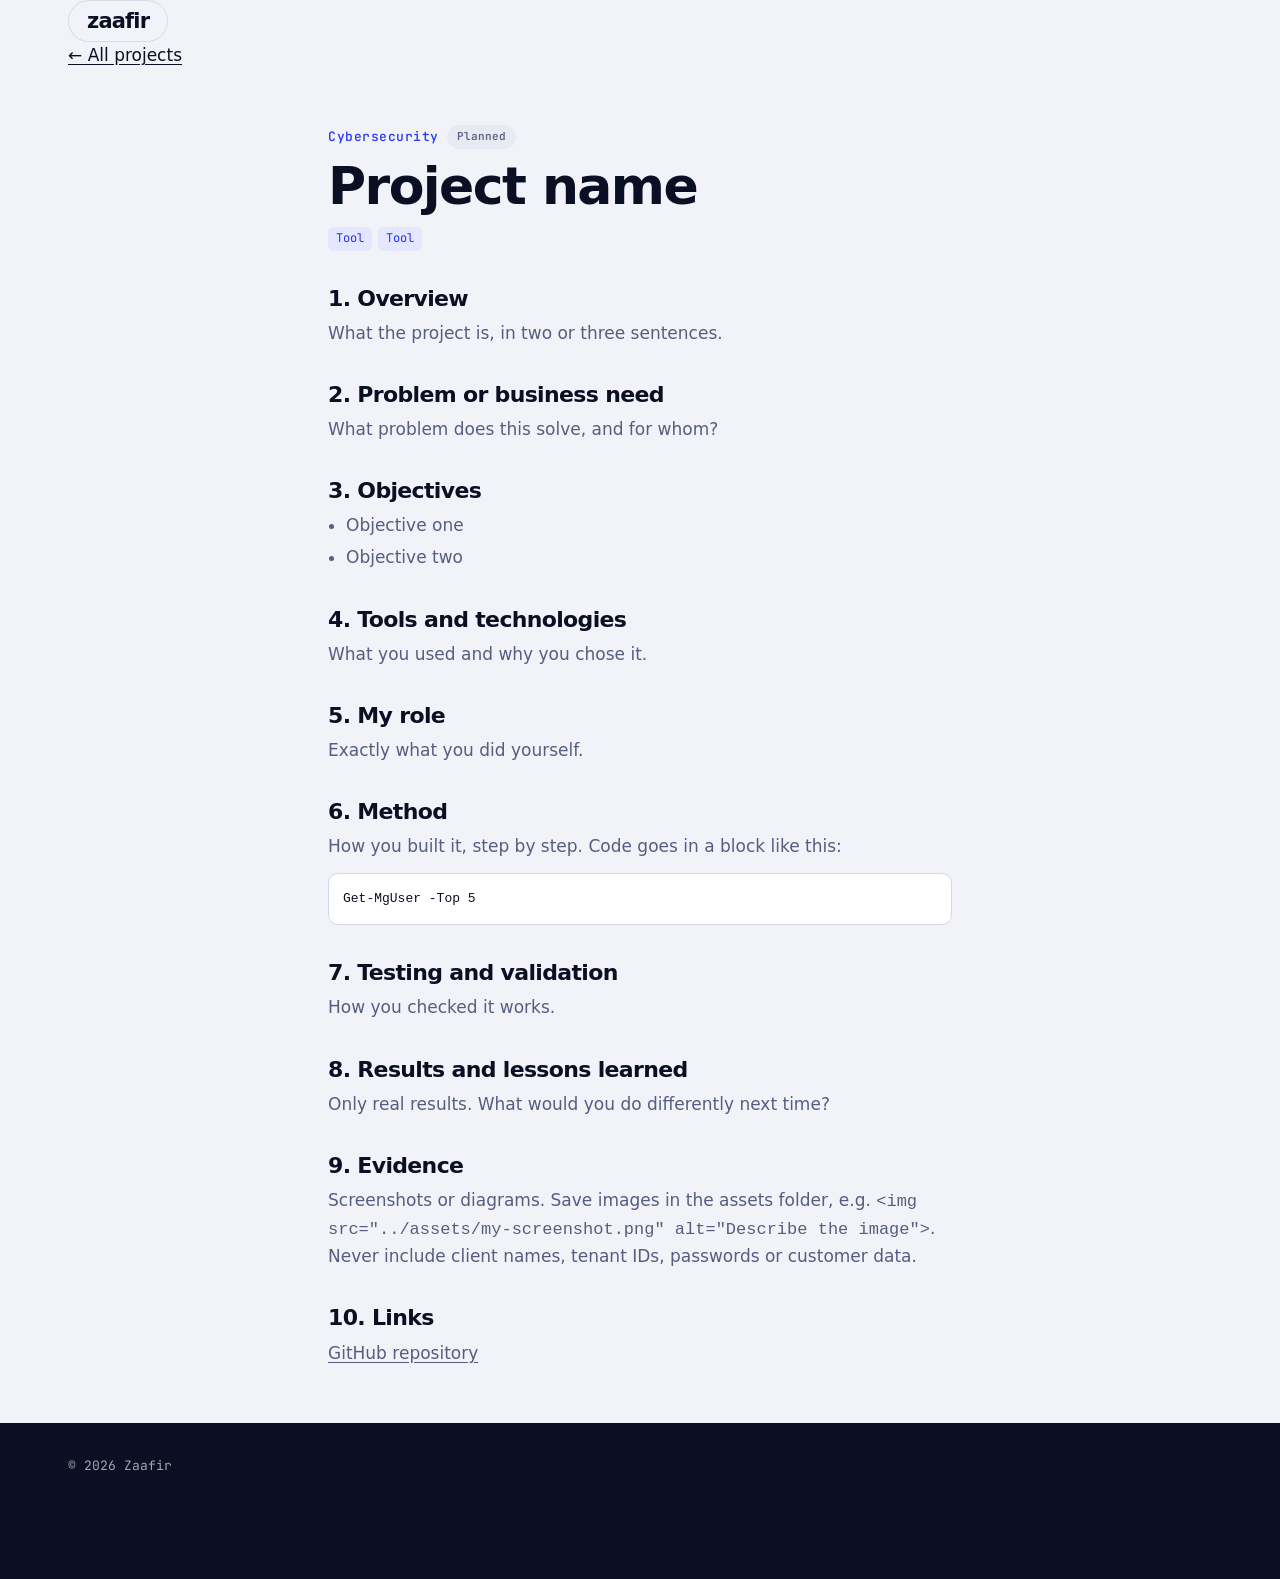
<file: _template.html>
<!doctype html>
<html lang="en-GB">
<head>
<meta charset="utf-8">
<meta name="viewport" content="width=device-width, initial-scale=1">
<!-- 1. Change the title and description -->
<title>Project name | Zaafir</title>
<meta name="description" content="One sentence about this project.">
<link rel="icon" href="../assets/favicon.svg" type="image/svg+xml">
<link rel="preconnect" href="https://fonts.googleapis.com">
<link rel="preconnect" href="https://fonts.gstatic.com" crossorigin>
<link rel="stylesheet" href="https://fonts.googleapis.com/css2?family=Bricolage+Grotesque:opsz,wght@12..96,600;12..96,800&family=Figtree:wght@400;500;600&family=JetBrains+Mono:wght@400;600&display=swap">
<link rel="stylesheet" href="../css/style.css">
<style>
  .case{max-width:720px;padding-block:56px}
  .case h1{font-size:clamp(34px,6vw,52px);margin:10px 0 14px}
  .case h2{font-size:22px;margin:36px 0 10px}
  .case p,.case li{color:var(--muted)}
  .case p+p{margin-top:12px}
  .case pre{background:var(--surface);border:1px solid var(--line);border-radius:10px;padding:14px;overflow-x:auto;font-family:var(--mono);font-size:13px}
  .case img{border:1px solid var(--line);border-radius:10px}
  .meta-row{display:flex;gap:8px;flex-wrap:wrap;align-items:center}
</style>
</head>
<body>
<nav><div class="wrap">
  <a class="brand" href="../index.html">zaafir</a>
  <div class="links"><a href="../index.html#projects">← All projects</a></div>
</div></nav>

<main class="wrap case">
  <div class="meta-row">
    <span class="eyebrow">Cybersecurity</span>
    <!-- Status: s-done "Completed" | s-wip "In progress" | s-plan "Planned" -->
    <span class="pill s-plan">Planned</span>
  </div>
  <h1>Project name</h1>
  <div class="tags"><span class="tag">Tool</span><span class="tag">Tool</span></div>

  <h2>1. Overview</h2>
  <p>What the project is, in two or three sentences.</p>

  <h2>2. Problem or business need</h2>
  <p>What problem does this solve, and for whom?</p>

  <h2>3. Objectives</h2>
  <ul><li>Objective one</li><li>Objective two</li></ul>

  <h2>4. Tools and technologies</h2>
  <p>What you used and why you chose it.</p>

  <h2>5. My role</h2>
  <p>Exactly what you did yourself.</p>

  <h2>6. Method</h2>
  <p>How you built it, step by step. Code goes in a block like this:</p>
  <pre><code>Get-MgUser -Top 5</code></pre>

  <h2>7. Testing and validation</h2>
  <p>How you checked it works.</p>

  <h2>8. Results and lessons learned</h2>
  <p>Only real results. What would you do differently next time?</p>

  <h2>9. Evidence</h2>
  <p>Screenshots or diagrams. Save images in the assets folder, e.g.
  <code>&lt;img src="../assets/my-screenshot.png" alt="Describe the image"&gt;</code>.
  Never include client names, tenant IDs, passwords or customer data.</p>

  <h2>10. Links</h2>
  <p><a href="https://github.com/zaafirrr">GitHub repository</a></p>
</main>

<footer><div class="wrap">© 2026 Zaafir</div></footer>
</body>
</html>
</file>
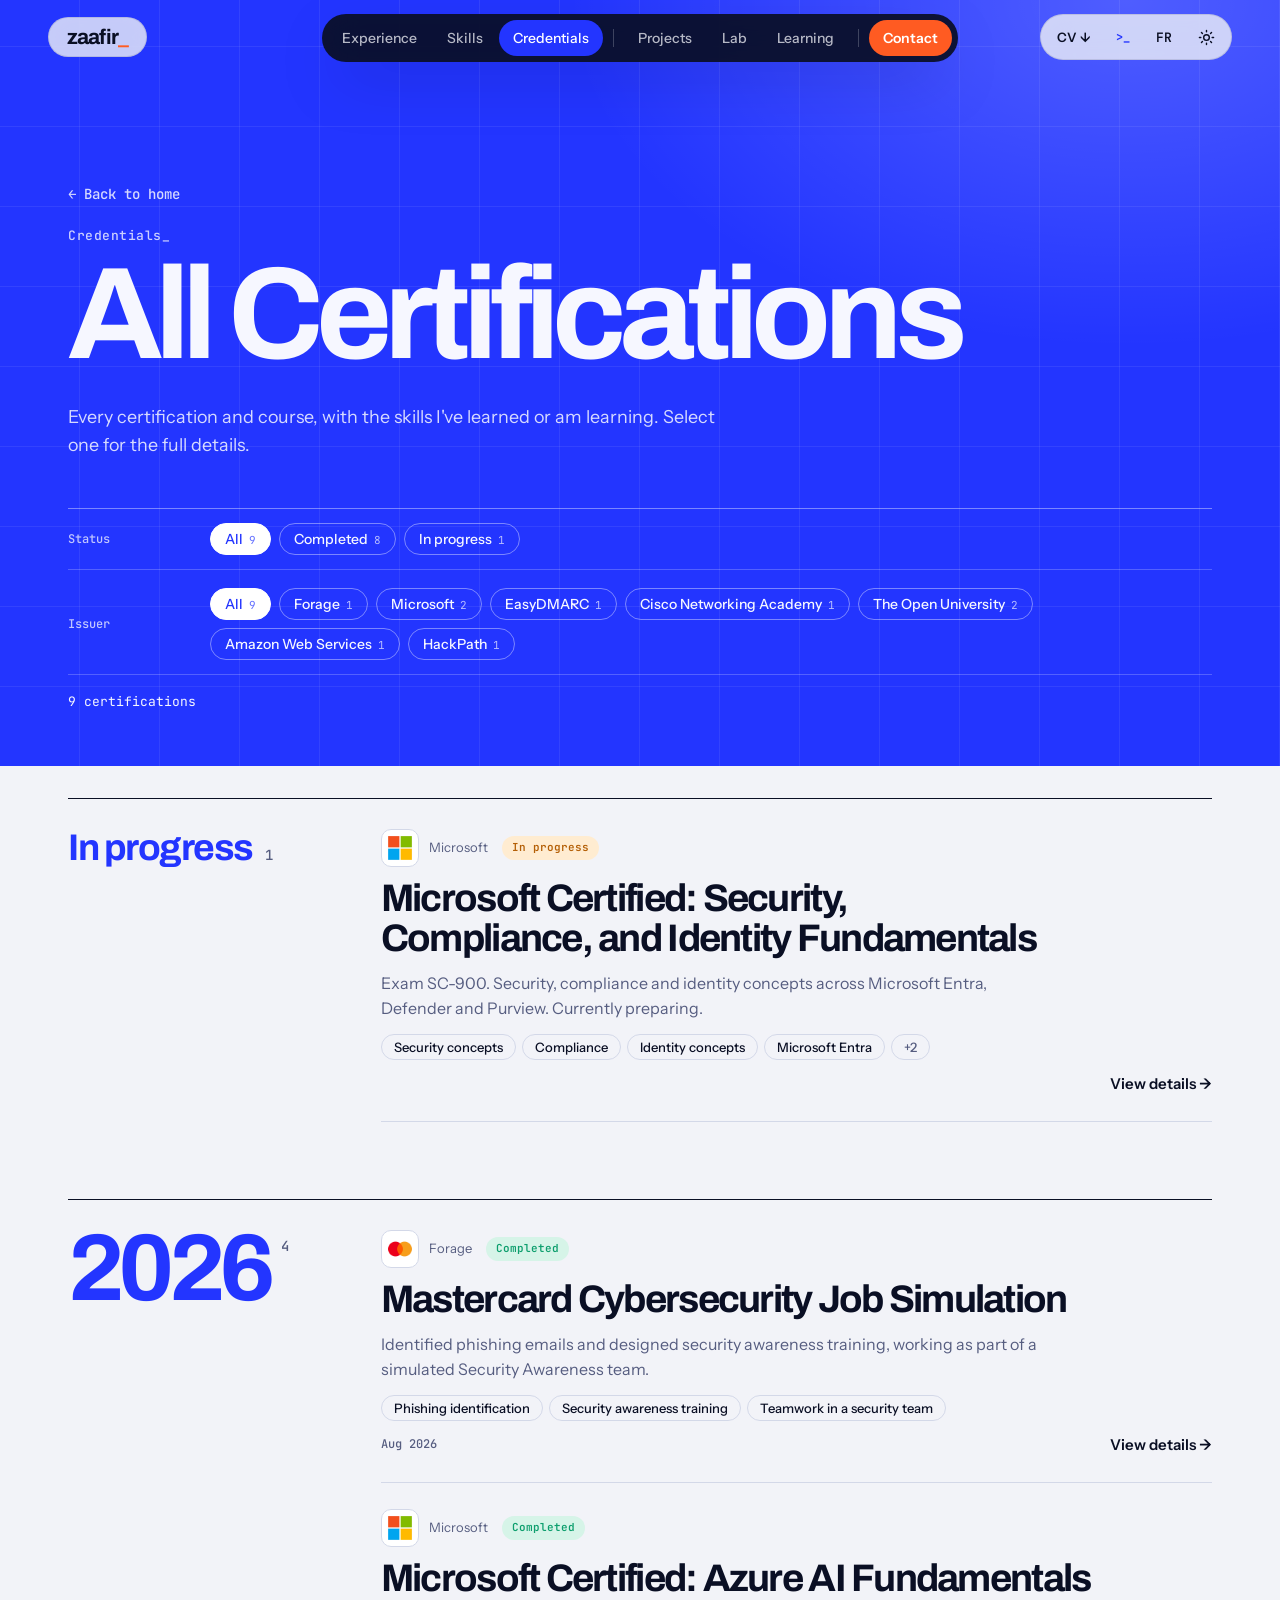
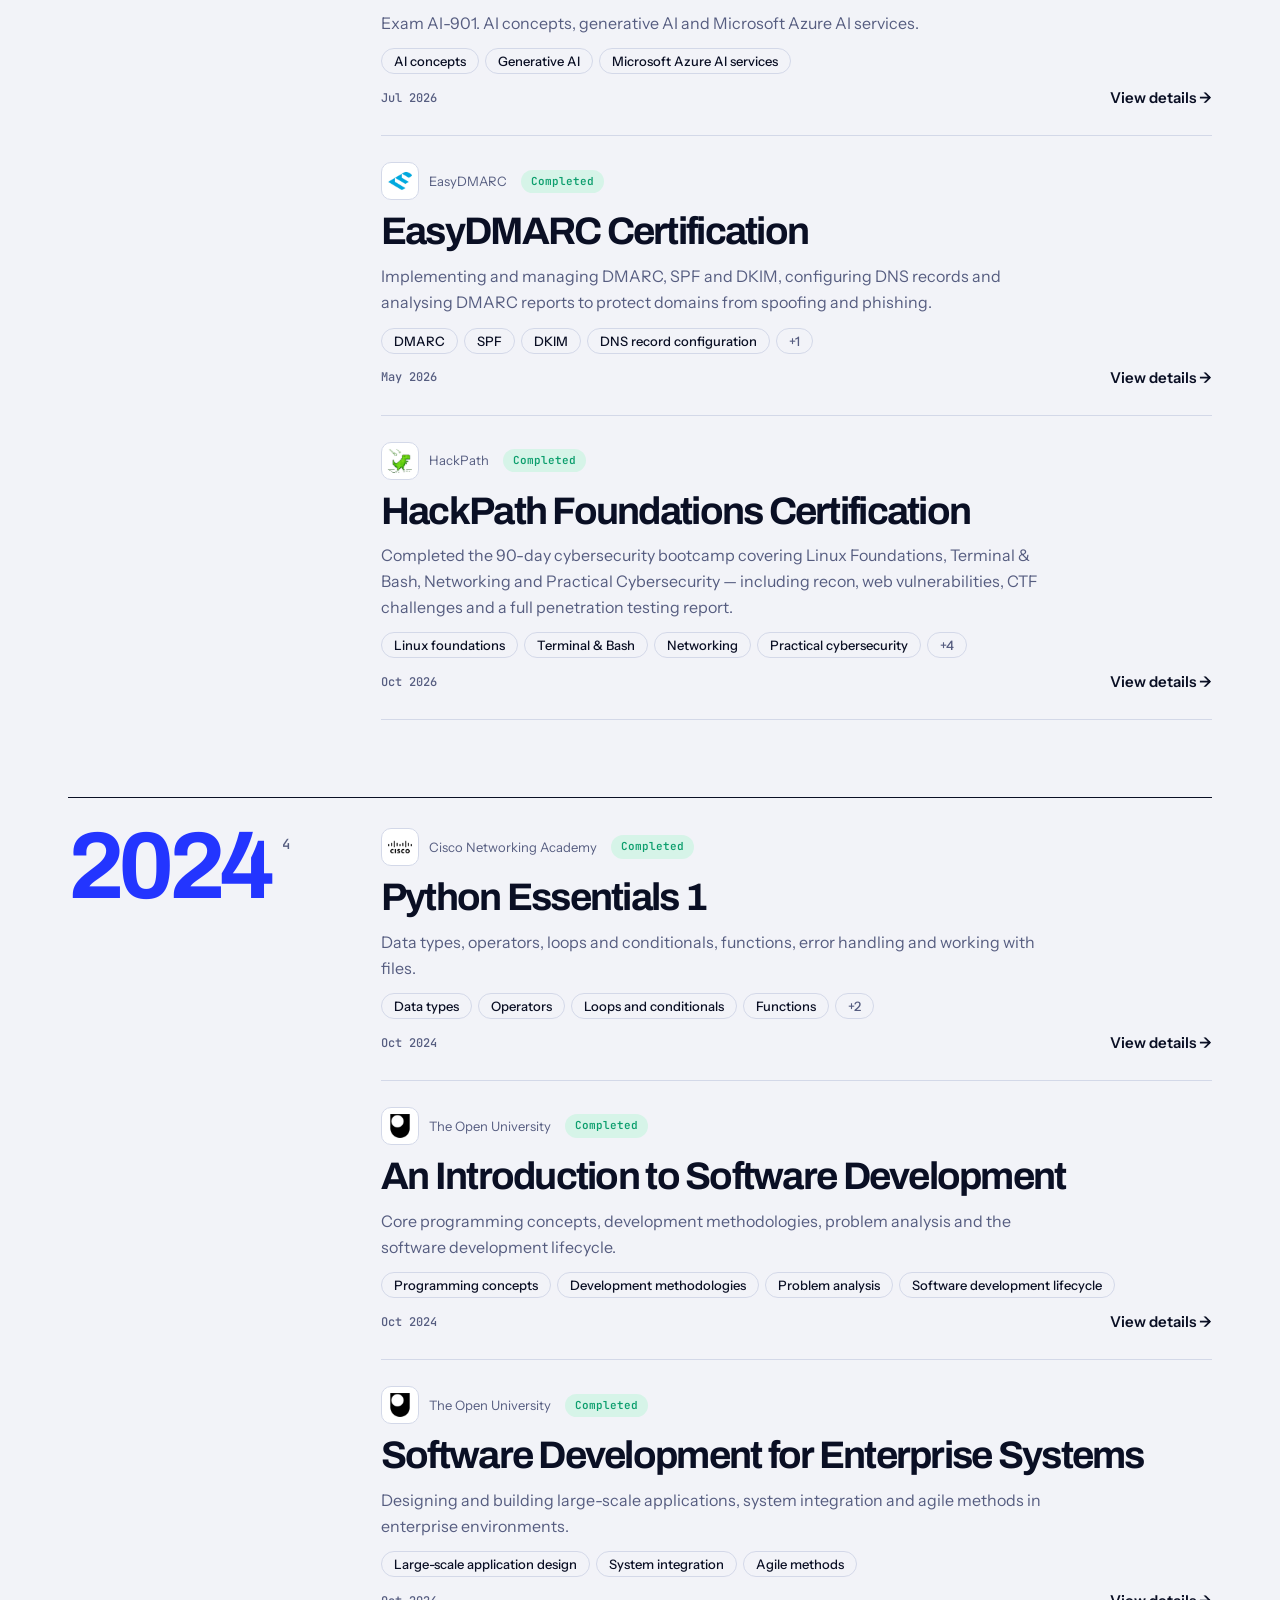
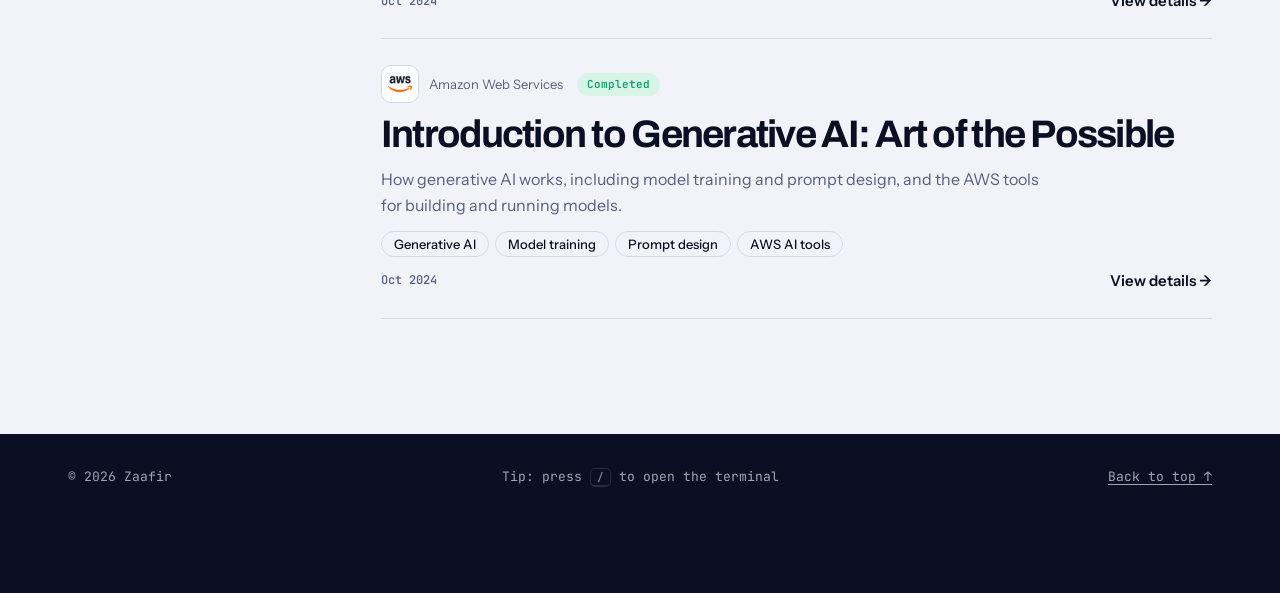
<file: certifications.html>
<!doctype html>
<html lang="en-GB">
<head>
<meta charset="utf-8">
<meta name="viewport" content="width=device-width, initial-scale=1">
<title>Certifications | Zaafir</title>
<meta name="description" content="All of Zaafir\'s certifications and courses, with the skills learned or in progress.">
<link rel="canonical" href="https://zaafirrr.github.io/portfolio/certifications.html">
<meta property="og:title" content="All Projects | Zaafir">
<meta property="og:description" content="All of Zaafir's projects across cybersecurity, Microsoft cloud, AI and automation, filterable by year, category and who they were done with.">
<meta property="og:type" content="website">
<meta property="og:url" content="https://zaafirrr.github.io/portfolio/certifications.html">
<meta property="og:image" content="https://zaafirrr.github.io/portfolio/assets/og.png">
<meta property="og:image:width" content="1200">
<meta property="og:image:height" content="630">
<meta name="twitter:card" content="summary_large_image">
<meta name="twitter:title" content="All Projects | Zaafir">
<meta name="twitter:description" content="All of Zaafir's projects across cybersecurity, Microsoft cloud, AI and automation, filterable by year, category and who they were done with.">
<meta name="twitter:image" content="https://zaafirrr.github.io/portfolio/assets/og.png">
<meta name="theme-color" content="#2335ff">
<link rel="icon" href="assets/favicon.svg" type="image/svg+xml">
<!-- Apply the saved theme and language before the page draws, so it doesn't flash -->
<script>
  (function(){ try{
    var theme=localStorage.getItem('theme'); if(theme) document.documentElement.setAttribute('data-theme',theme);
    if(localStorage.getItem('lang')==='fr') document.documentElement.lang='fr';
  }catch(e){} })();
</script>
<link rel="preconnect" href="https://fonts.googleapis.com">
<link rel="preconnect" href="https://fonts.gstatic.com" crossorigin>
<link rel="stylesheet" href="https://fonts.googleapis.com/css2?family=Archivo:wdth,wght@100..125,600..800&family=Instrument+Sans:wght@400..600&family=JetBrains+Mono:wght@400;600&display=swap">
<link rel="stylesheet" href="css/style.css">
</head>
<body>
<a class="skip" href="#main" data-i18n="skip">Skip to content</a>

<div class="progress" id="progress" aria-hidden="true"></div>

<div class="topbar">
  <a class="brand" href="index.html">zaafir<span class="caret">_</span></a>
  <div class="controls">
    <a class="cmd-btn cv-pin cv-dl" href="assets/Zaafir_CV_EN.pdf" download="Zaafir_CV_EN.pdf"><span data-i18n="cv.pin">CV ↓</span></a>
    <button class="cmd-btn" type="button" data-term aria-label="Open terminal"><span class="cmd-ico">&gt;_</span><span class="cmd-text" data-i18n="cmd.btn">Terminal</span><kbd>/</kbd></button>
    <button class="icon-btn" id="langBtn" type="button" aria-label="Passer en français">FR</button>
    <button class="icon-btn" id="themeBtn" type="button" aria-label="Switch theme">
      <svg class="i-moon" viewBox="0 0 24 24" fill="none" stroke="currentColor" stroke-width="2" stroke-linecap="round" stroke-linejoin="round" aria-hidden="true" hidden><path d="M21 12.8A9 9 0 1 1 11.2 3a7 7 0 0 0 9.8 9.8z"/></svg>
      <svg class="i-sun" viewBox="0 0 24 24" fill="none" stroke="currentColor" stroke-width="2" stroke-linecap="round" aria-hidden="true"><circle cx="12" cy="12" r="4"/><path d="M12 2v2M12 20v2M4.9 4.9l1.4 1.4M17.7 17.7l1.4 1.4M2 12h2M20 12h2M4.9 19.1l1.4-1.4M17.7 6.3l1.4-1.4"/></svg>
    </button>
    <button class="burger" id="burger" type="button" aria-label="Open menu" aria-expanded="false">
      <span></span><span></span><span></span>
    </button>
  </div>
</div>

<nav class="dock" aria-label="Main">
  <div class="links">
    <span class="nav-label" data-i18n="nav.g.me">About Me</span>
    <a href="index.html#experience" data-i18n="nav.exp">Experience</a>
    <a href="index.html#skills" data-i18n="nav.skills">Skills</a>
    <a class="active" href="index.html#credentials" data-i18n="nav.creds">Credentials</a>
    <span class="dock-sep" aria-hidden="true"></span>
    <span class="nav-label" data-i18n="nav.g.work">My Work</span>
    <a href="projects.html" aria-current="page" data-i18n="nav.projects">Projects</a>
    <a href="index.html#lab" data-i18n="nav.lab">Lab</a>
    <a href="index.html#learning" data-i18n="nav.learn">Learning</a>
    <span class="dock-sep" aria-hidden="true"></span>
    <a href="index.html#contact" class="nav-cta" data-i18n="nav.contact">Contact</a>
  </div>
</nav>

<!-- Mobile drawer -->
<div class="drawer-overlay" id="drawerOverlay"></div>
<aside class="drawer" id="drawer" aria-label="Menu">
  <div class="drawer-head">
    <span class="brand">zaafir<span class="caret">_</span></span>
    <button class="drawer-close" id="drawerClose" type="button" aria-label="Close menu">&times;</button>
  </div>
  <nav class="drawer-nav">
    <div class="drawer-group">
      <span class="drawer-label" data-i18n="nav.g.me">About Me</span>
      <a href="index.html#experience" data-i18n="nav.exp">Experience</a>
      <a href="index.html#skills" data-i18n="nav.skills">Skills</a>
      <a href="index.html#credentials" data-i18n="nav.creds">Credentials</a>
    </div>
    <div class="drawer-group">
      <span class="drawer-label" data-i18n="nav.g.work">My Work</span>
      <a href="projects.html" aria-current="page" data-i18n="nav.projects">Projects</a>
      <a href="index.html#lab" data-i18n="nav.lab">Lab</a>
      <a href="index.html#learning" data-i18n="nav.learn">Learning</a>
    </div>
    <div class="drawer-group">
      <span class="drawer-label" data-i18n="nav.g.connect">Connect</span>
      <a href="index.html#contact" data-i18n="nav.contact">Contact</a>
      <a href="https://www.linkedin.com/in/zaafir-exe/" target="_blank" rel="noopener">LinkedIn ↗</a>
      <a href="https://github.com/zaafirrr" target="_blank" rel="noopener">GitHub ↗</a>
    </div>
  </nav>
  <div class="drawer-foot">
    <button class="cmd-btn" type="button" data-term><span class="cmd-ico">&gt;_</span><span data-i18n="cmd.btn">Terminal</span></button>
    <div class="drawer-toggles">
      <button class="icon-btn" id="langBtn2" type="button" aria-label="Passer en français">FR</button>
      <button class="icon-btn" id="themeBtn2" type="button" aria-label="Switch theme">
        <svg class="i-moon" viewBox="0 0 24 24" fill="none" stroke="currentColor" stroke-width="2" stroke-linecap="round" stroke-linejoin="round" aria-hidden="true"><path d="M21 12.8A9 9 0 1 1 11.2 3a7 7 0 0 0 9.8 9.8z"/></svg>
        <svg class="i-sun" viewBox="0 0 24 24" fill="none" stroke="currentColor" stroke-width="2" stroke-linecap="round" aria-hidden="true" hidden><circle cx="12" cy="12" r="4"/><path d="M12 2v2M12 20v2M4.9 4.9l1.4 1.4M17.7 17.7l1.4 1.4M2 12h2M20 12h2M4.9 19.1l1.4-1.4M17.7 6.3l1.4-1.4"/></svg>
      </button>
    </div>
  </div>
</aside>

<main id="main">
<section class="all-head">
  <div class="wrap">
    <a class="back" href="index.html#credentials" data-i18n="pp.back">← Back to home</a>
    <div class="head">
      <span class="eyebrow" data-i18n="cred.eyebrow">Credentials_</span>
      <h1 class="h1-long" data-i18n="cp.title">All Certifications</h1>
      <p data-i18n="cp.sub">Every certification and course, with the skills I've learned or am learning. Select one for the full details.</p>
    </div>
    <div class="fpanel">
      <div class="fgroup"><span class="flabel" data-i18n="cp.status">Status</span><div class="filters" id="f-cstatus" role="group" aria-label="Status"></div></div>
      <div class="fgroup"><span class="flabel" data-i18n="cp.issuer">Issuer</span><div class="filters" id="f-cissuer" role="group" aria-label="Issuer"></div></div>
      <div class="fstatus"><span id="cResultCount" aria-live="polite"></span><button class="linkbtn" id="cResetFilters" type="button" data-i18n="pp.reset" hidden>Clear filters</button></div>
    </div>
  </div>
</section>

<section class="all-grid">
  <div class="wrap">
    <div id="allCerts"></div>
  </div>
</section>
</main>

<footer>
  <div class="wrap"><span>© 2026 Zaafir</span><span class="foot-hint" data-i18n="foot.hint">Tip: press <kbd>/</kbd> to open the terminal</span><a href="#top" data-i18n="foot.top">Back to top ↑</a></div>
</footer>

<script src="js/i18n.js"></script>
<script src="js/projects-data.js"></script>
<script src="js/learning-data.js"></script>
<script src="js/main.js"></script>
<script src="js/terminal.js"></script>
<script src="js/interactions.js"></script>
<script src="js/motion.js"></script>
</body>
</html>
</file>
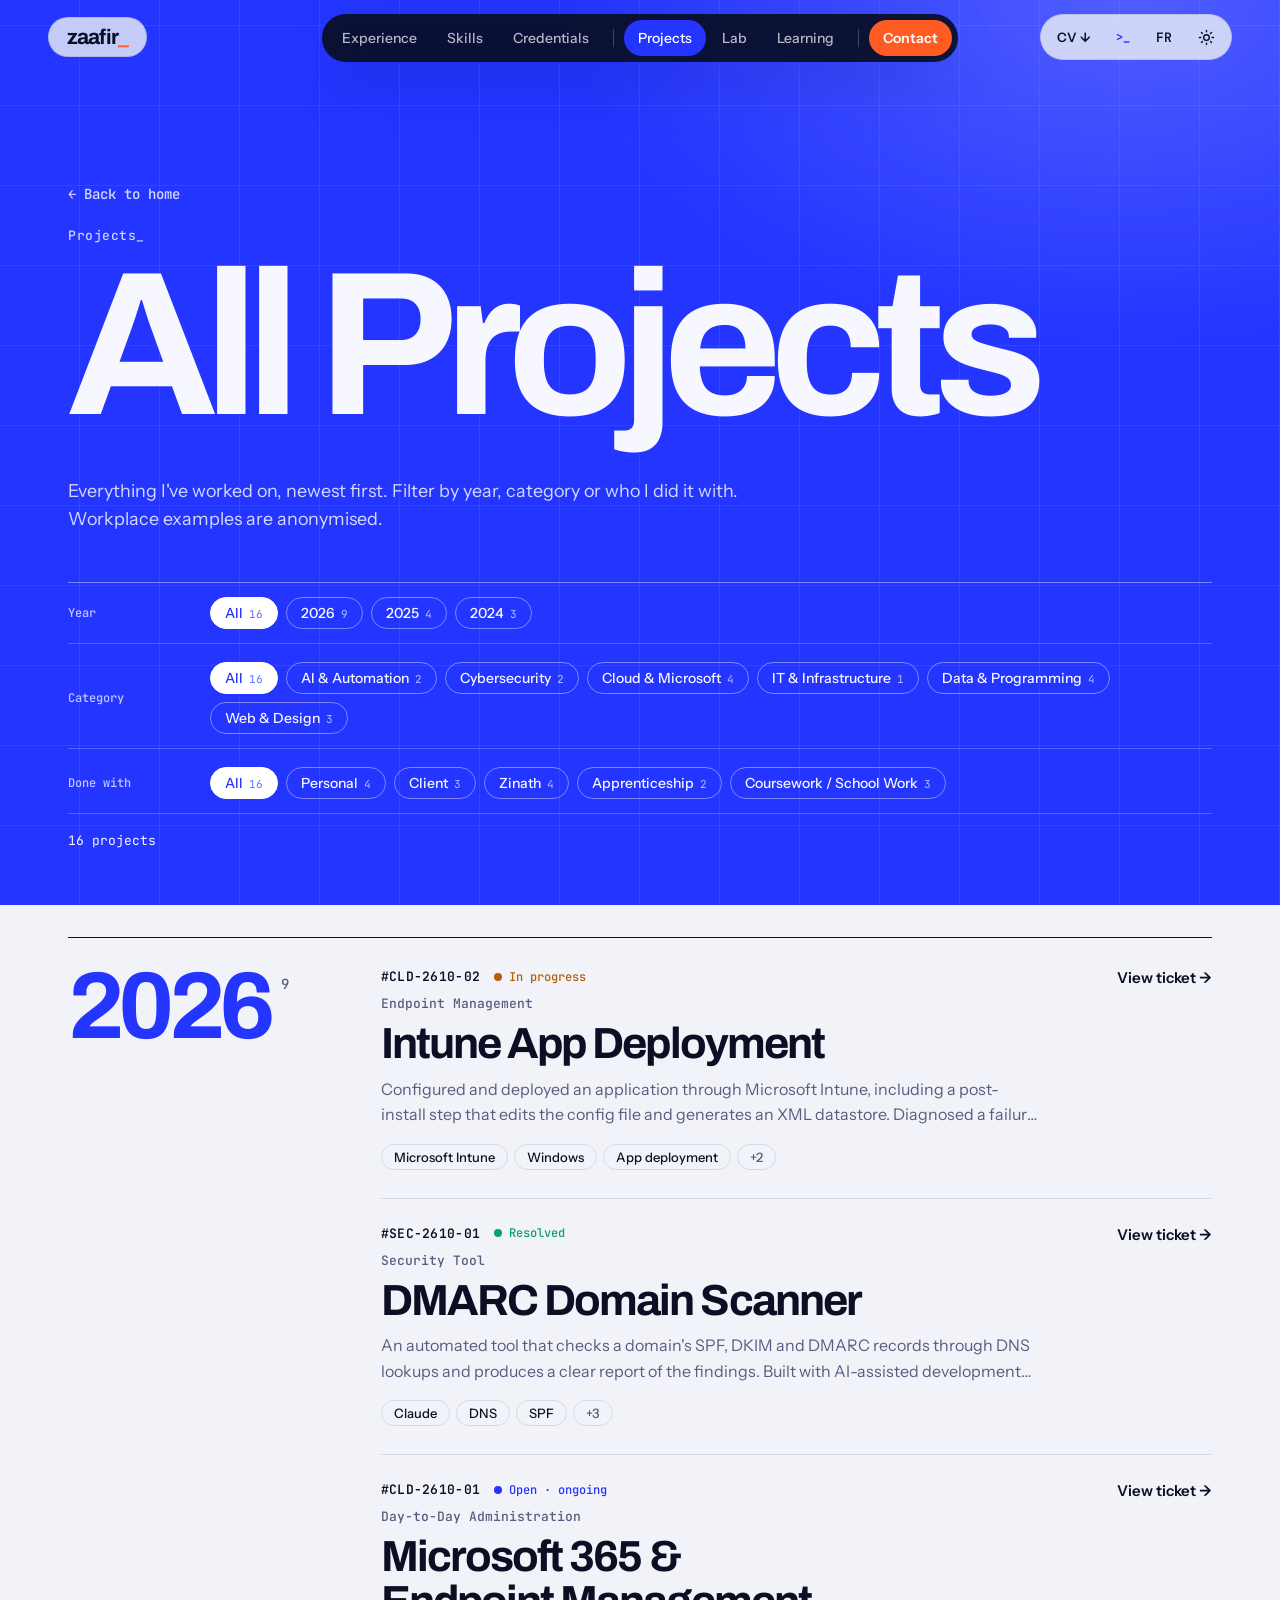
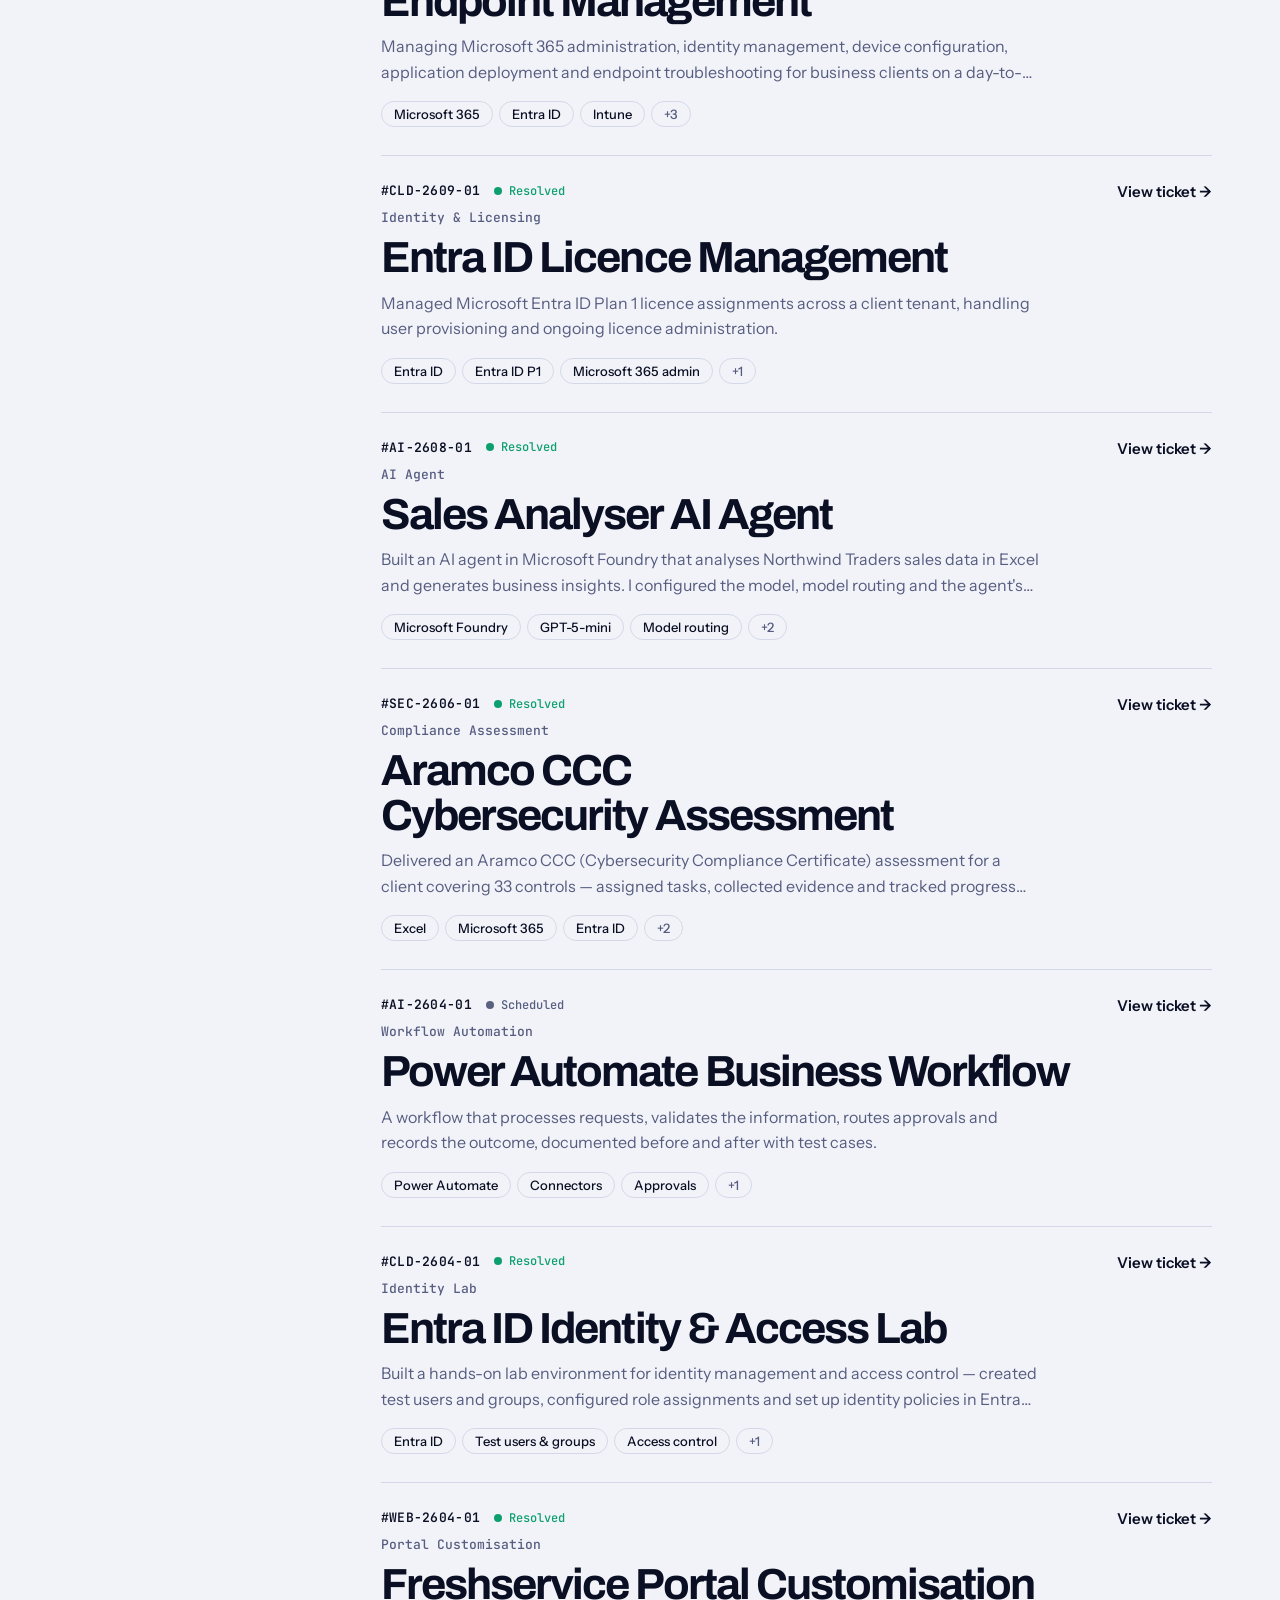
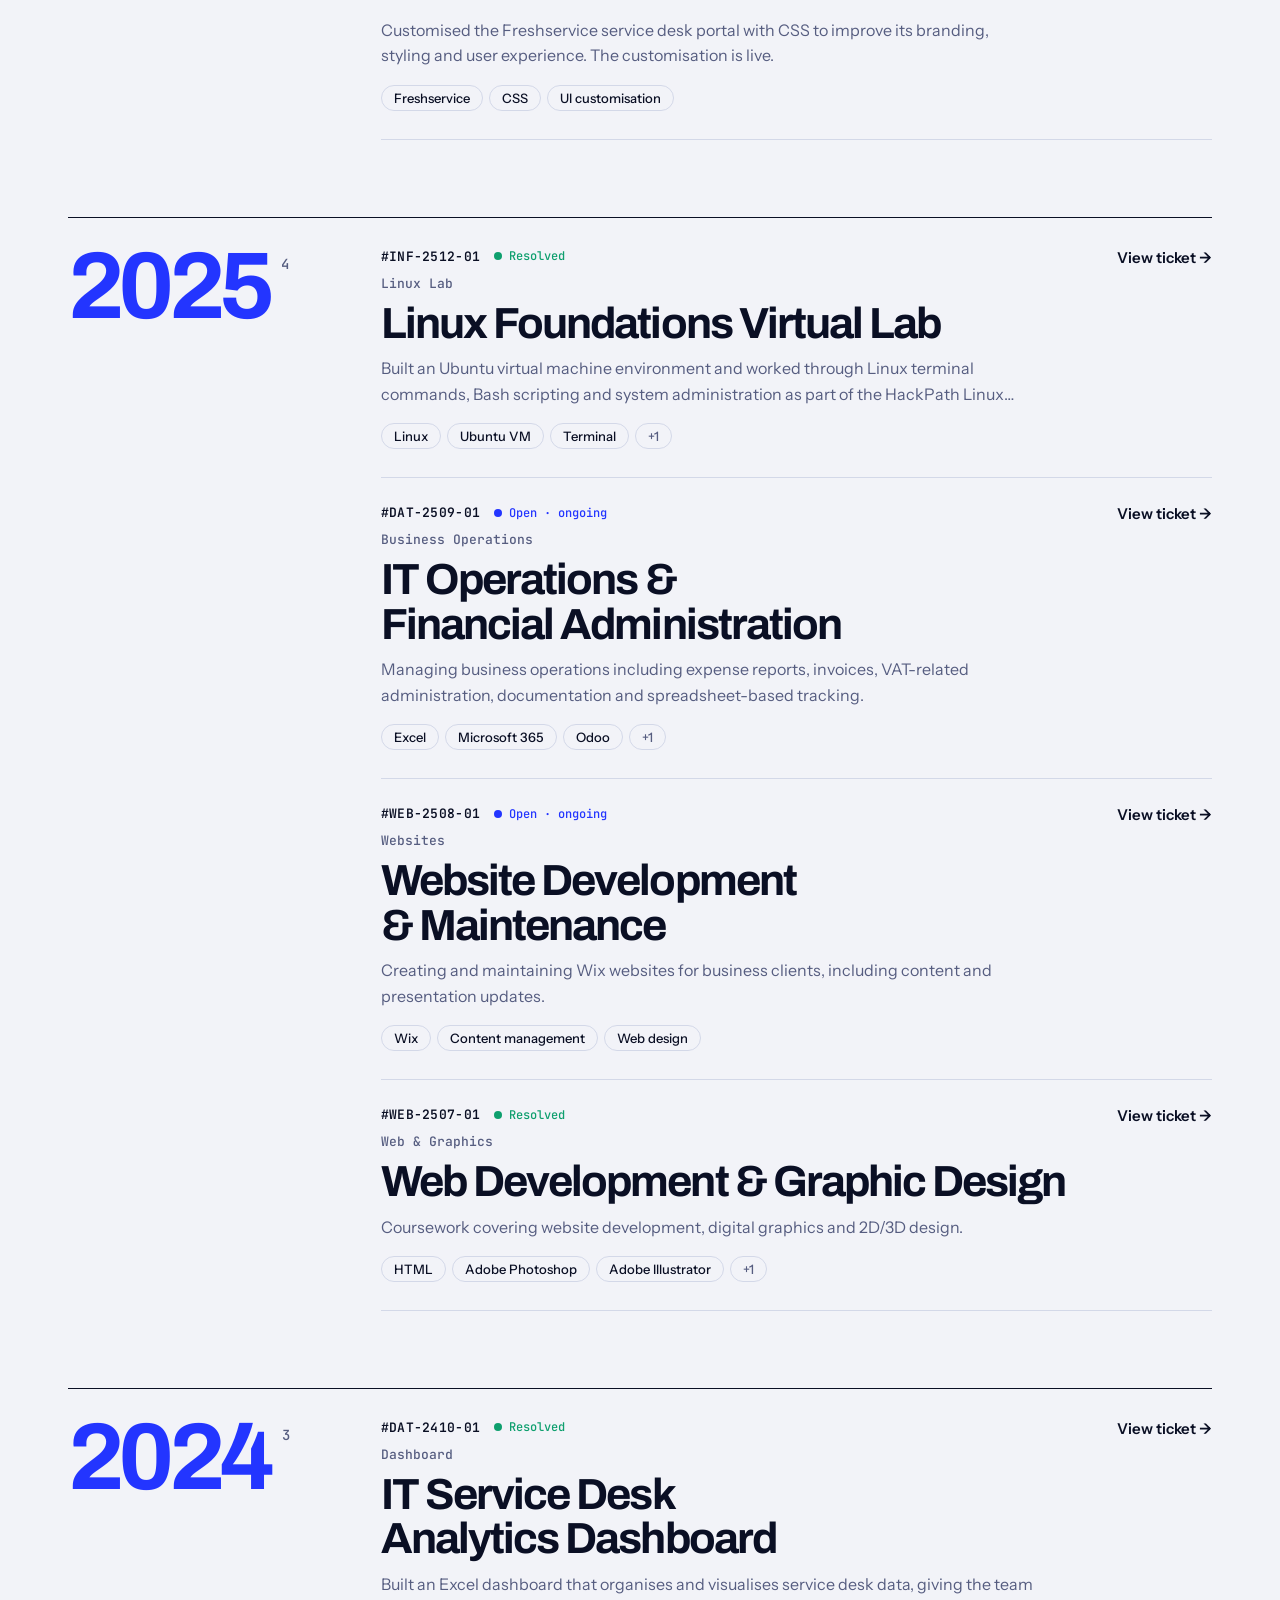
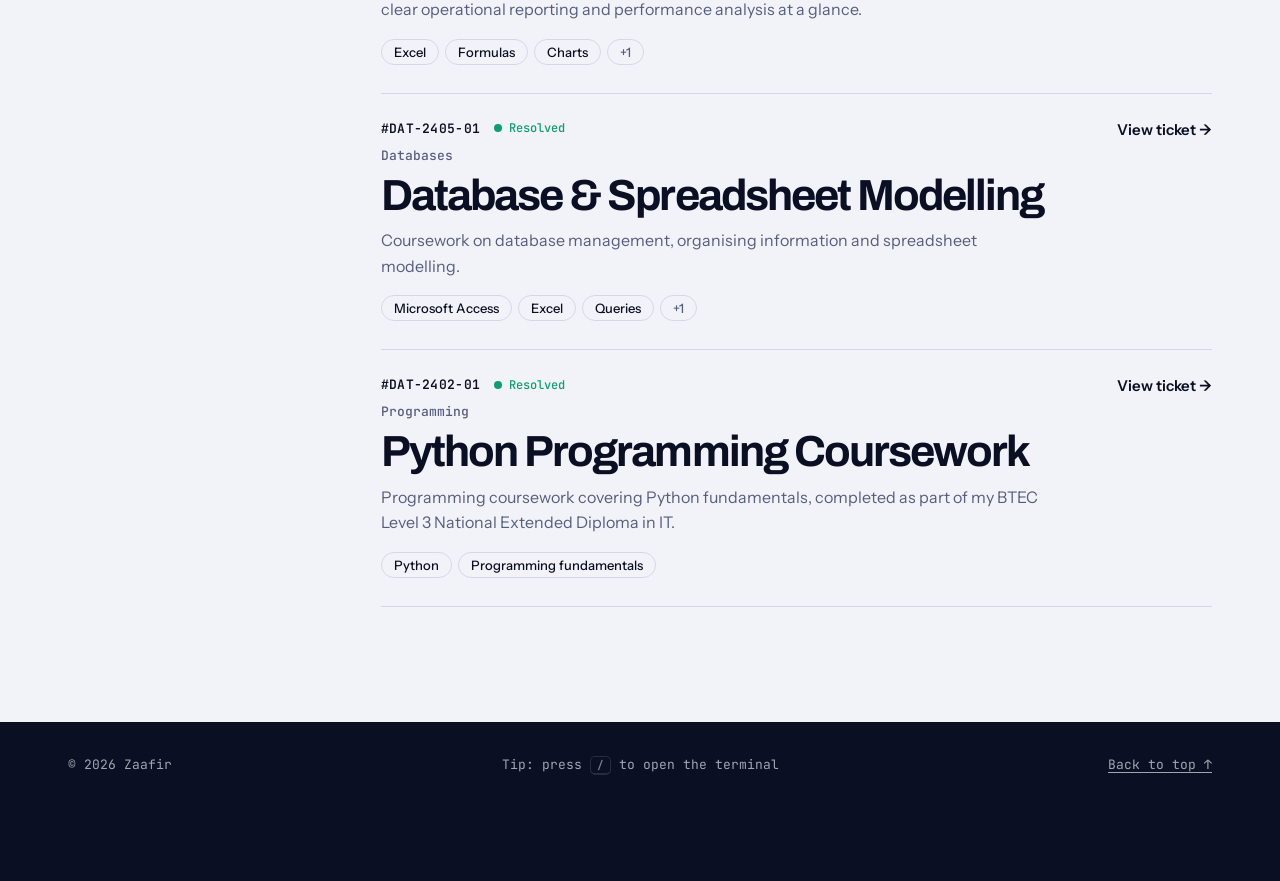
<file: projects.html>
<!doctype html>
<html lang="en-GB">
<head>
<meta charset="utf-8">
<meta name="viewport" content="width=device-width, initial-scale=1">
<title>All Projects | Zaafir</title>
<meta name="description" content="All of Zaafir's projects across cybersecurity, Microsoft cloud, AI and automation, filterable by year, category and who they were done with.">
<link rel="canonical" href="https://zaafirrr.github.io/portfolio/projects.html">
<meta property="og:title" content="All Projects | Zaafir">
<meta property="og:description" content="All of Zaafir's projects across cybersecurity, Microsoft cloud, AI and automation, filterable by year, category and who they were done with.">
<meta property="og:type" content="website">
<meta property="og:url" content="https://zaafirrr.github.io/portfolio/projects.html">
<meta property="og:image" content="https://zaafirrr.github.io/portfolio/assets/og.png">
<meta property="og:image:width" content="1200">
<meta property="og:image:height" content="630">
<meta name="twitter:card" content="summary_large_image">
<meta name="twitter:title" content="All Projects | Zaafir">
<meta name="twitter:description" content="All of Zaafir's projects across cybersecurity, Microsoft cloud, AI and automation, filterable by year, category and who they were done with.">
<meta name="twitter:image" content="https://zaafirrr.github.io/portfolio/assets/og.png">
<meta name="theme-color" content="#2335ff">
<link rel="icon" href="assets/favicon.svg" type="image/svg+xml">
<!-- Apply the saved theme and language before the page draws, so it doesn't flash -->
<script>
  (function(){ try{
    var theme=localStorage.getItem('theme'); if(theme) document.documentElement.setAttribute('data-theme',theme);
    if(localStorage.getItem('lang')==='fr') document.documentElement.lang='fr';
  }catch(e){} })();
</script>
<link rel="preconnect" href="https://fonts.googleapis.com">
<link rel="preconnect" href="https://fonts.gstatic.com" crossorigin>
<link rel="stylesheet" href="https://fonts.googleapis.com/css2?family=Archivo:wdth,wght@100..125,600..800&family=Instrument+Sans:wght@400..600&family=JetBrains+Mono:wght@400;600&display=swap">
<link rel="stylesheet" href="css/style.css">
</head>
<body>
<a class="skip" href="#main" data-i18n="skip">Skip to content</a>

<div class="progress" id="progress" aria-hidden="true"></div>

<div class="topbar">
  <a class="brand" href="index.html">zaafir<span class="caret">_</span></a>
  <div class="controls">
    <a class="cmd-btn cv-pin cv-dl" href="assets/Zaafir_CV_EN.pdf" download="Zaafir_CV_EN.pdf"><span data-i18n="cv.pin">CV ↓</span></a>
    <button class="cmd-btn" type="button" data-term aria-label="Open terminal"><span class="cmd-ico">&gt;_</span><span class="cmd-text" data-i18n="cmd.btn">Terminal</span><kbd>/</kbd></button>
    <button class="icon-btn" id="langBtn" type="button" aria-label="Passer en français">FR</button>
    <button class="icon-btn" id="themeBtn" type="button" aria-label="Switch theme">
      <svg class="i-moon" viewBox="0 0 24 24" fill="none" stroke="currentColor" stroke-width="2" stroke-linecap="round" stroke-linejoin="round" aria-hidden="true" hidden><path d="M21 12.8A9 9 0 1 1 11.2 3a7 7 0 0 0 9.8 9.8z"/></svg>
      <svg class="i-sun" viewBox="0 0 24 24" fill="none" stroke="currentColor" stroke-width="2" stroke-linecap="round" aria-hidden="true"><circle cx="12" cy="12" r="4"/><path d="M12 2v2M12 20v2M4.9 4.9l1.4 1.4M17.7 17.7l1.4 1.4M2 12h2M20 12h2M4.9 19.1l1.4-1.4M17.7 6.3l1.4-1.4"/></svg>
    </button>
    <button class="burger" id="burger" type="button" aria-label="Open menu" aria-expanded="false">
      <span></span><span></span><span></span>
    </button>
  </div>
</div>

<nav class="dock" aria-label="Main">
  <div class="links">
    <span class="nav-label" data-i18n="nav.g.me">About Me</span>
    <a href="index.html#experience" data-i18n="nav.exp">Experience</a>
    <a href="index.html#skills" data-i18n="nav.skills">Skills</a>
    <a href="index.html#credentials" data-i18n="nav.creds">Credentials</a>
    <span class="dock-sep" aria-hidden="true"></span>
    <span class="nav-label" data-i18n="nav.g.work">My Work</span>
    <a href="projects.html" class="active" aria-current="page" data-i18n="nav.projects">Projects</a>
    <a href="index.html#lab" data-i18n="nav.lab">Lab</a>
    <a href="index.html#learning" data-i18n="nav.learn">Learning</a>
    <span class="dock-sep" aria-hidden="true"></span>
    <a href="index.html#contact" class="nav-cta" data-i18n="nav.contact">Contact</a>
  </div>
</nav>

<!-- Mobile drawer -->
<div class="drawer-overlay" id="drawerOverlay"></div>
<aside class="drawer" id="drawer" aria-label="Menu">
  <div class="drawer-head">
    <span class="brand">zaafir<span class="caret">_</span></span>
    <button class="drawer-close" id="drawerClose" type="button" aria-label="Close menu">&times;</button>
  </div>
  <nav class="drawer-nav">
    <div class="drawer-group">
      <span class="drawer-label" data-i18n="nav.g.me">About Me</span>
      <a href="index.html#experience" data-i18n="nav.exp">Experience</a>
      <a href="index.html#skills" data-i18n="nav.skills">Skills</a>
      <a href="index.html#credentials" data-i18n="nav.creds">Credentials</a>
    </div>
    <div class="drawer-group">
      <span class="drawer-label" data-i18n="nav.g.work">My Work</span>
      <a href="projects.html" class="active" aria-current="page" data-i18n="nav.projects">Projects</a>
      <a href="index.html#lab" data-i18n="nav.lab">Lab</a>
      <a href="index.html#learning" data-i18n="nav.learn">Learning</a>
    </div>
    <div class="drawer-group">
      <span class="drawer-label" data-i18n="nav.g.connect">Connect</span>
      <a href="index.html#contact" data-i18n="nav.contact">Contact</a>
      <a href="https://www.linkedin.com/in/zaafir-exe/" target="_blank" rel="noopener">LinkedIn ↗</a>
      <a href="https://github.com/zaafirrr" target="_blank" rel="noopener">GitHub ↗</a>
    </div>
  </nav>
  <div class="drawer-foot">
    <button class="cmd-btn" type="button" data-term><span class="cmd-ico">&gt;_</span><span data-i18n="cmd.btn">Terminal</span></button>
    <div class="drawer-toggles">
      <button class="icon-btn" id="langBtn2" type="button" aria-label="Passer en français">FR</button>
      <button class="icon-btn" id="themeBtn2" type="button" aria-label="Switch theme">
        <svg class="i-moon" viewBox="0 0 24 24" fill="none" stroke="currentColor" stroke-width="2" stroke-linecap="round" stroke-linejoin="round" aria-hidden="true"><path d="M21 12.8A9 9 0 1 1 11.2 3a7 7 0 0 0 9.8 9.8z"/></svg>
        <svg class="i-sun" viewBox="0 0 24 24" fill="none" stroke="currentColor" stroke-width="2" stroke-linecap="round" aria-hidden="true" hidden><circle cx="12" cy="12" r="4"/><path d="M12 2v2M12 20v2M4.9 4.9l1.4 1.4M17.7 17.7l1.4 1.4M2 12h2M20 12h2M4.9 19.1l1.4-1.4M17.7 6.3l1.4-1.4"/></svg>
      </button>
    </div>
  </div>
</aside>

<main id="main">
<section class="all-head">
  <div class="wrap">
    <a class="back" href="index.html" data-i18n="pp.back">← Back to home</a>
    <div class="head">
      <span class="eyebrow" data-i18n="proj.eyebrow">Projects_</span>
      <h1 data-i18n="pp.title">All Projects</h1>
      <p data-i18n="pp.sub">Everything I've worked on, newest first. Filter by year, category or who I did it with. Workplace examples are anonymised.</p>
    </div>

    <div class="fpanel">
      <div class="fgroup"><span class="flabel" data-i18n="pp.year">Year</span><div class="filters" id="f-year" role="group" aria-label="Year"></div></div>
      <div class="fgroup"><span class="flabel" data-i18n="pp.cat">Category</span><div class="filters" id="f-cat" role="group" aria-label="Category"></div></div>
      <div class="fgroup"><span class="flabel" data-i18n="pp.with">Done with</span><div class="filters" id="f-with" role="group" aria-label="Done with"></div></div>
      <div class="fstatus"><span id="resultCount" aria-live="polite"></span><button class="linkbtn" id="resetFilters" type="button" data-i18n="pp.reset" hidden>Clear filters</button></div>
    </div>
  </div>
</section>

<section class="all-grid">
  <div class="wrap">
    <div class="pgrid three" id="allGrid"></div>
  </div>
</section>
</main>

<footer>
  <div class="wrap"><span>© 2026 Zaafir</span><span class="foot-hint" data-i18n="foot.hint">Tip: press <kbd>/</kbd> to open the terminal</span><a href="#top" data-i18n="foot.top">Back to top ↑</a></div>
</footer>

<script src="js/i18n.js"></script>
<script src="js/projects-data.js"></script>
<script src="js/learning-data.js"></script>
<script src="js/main.js"></script>
<script src="js/terminal.js"></script>
<script src="js/interactions.js"></script>
<script src="js/motion.js"></script>
</body>
</html>
</file>
<file: css/style.css>
/* =====================================================================
   Zaafir portfolio — "Signal" design
   Ultramarine colour field + ink + paper. Giant Archivo type,
   ruled editorial layouts, a floating dock for navigation, an inverted
   security lab. Light and dark themes share these tokens.
   ===================================================================== */

/* ---------- Tokens ---------- */
:root{
  --bg:#f2f3f8; --surface:#ffffff; --sunken:#e8eaf3; --ink:#0a0f24; --muted:#565d80; --line:#d3d8e8;
  --accent:#2335ff; --accent-soft:#e4e7ff; --on-accent:#ffffff;
  --signal:#ff5b22;
  --ok:#0e9f6e; --ok-soft:#d6f4e8; --wip:#b45f06; --wip-soft:#ffecd1; --plan:#5a6180; --plan-soft:#e8eaf3;
  --field:#2335ff; --on-field:#f6f7ff;
  --shadow:0 1px 2px rgba(10,15,36,.06),0 18px 40px -22px rgba(10,15,36,.28);
  --display:"Archivo",ui-sans-serif,system-ui,sans-serif;
  --body:"Instrument Sans",ui-sans-serif,system-ui,-apple-system,"Segoe UI",sans-serif;
  --mono:"JetBrains Mono",ui-monospace,SFMono-Regular,Menlo,Consolas,monospace;
  --ease:cubic-bezier(.22,.61,.36,1); --out:cubic-bezier(.16,1,.3,1);
  --pad:clamp(20px,4vw,48px);
  /* The terminal and log keep their dark look in both themes, on purpose */
  --term-bg:#0c1022; --term-bar:#151a33; --term-fg:#dfe5ff; --term-dim:#8790b4; --term-ok:#5cd29b; --term-warn:#f0b35f; --term-bad:#ff7b7b; --term-accent:#8aa2ff;
  color-scheme:light;
}
@media (prefers-color-scheme: dark){:root:not([data-theme="light"]){
  --bg:#070a18; --surface:#0f1430; --sunken:#0a0e24; --ink:#e9ecff; --muted:#8e97c2; --line:#1f2850;
  --accent:#8794ff; --accent-soft:#161e56; --on-accent:#070a18;
  --ok:#34d399; --ok-soft:#07281d; --wip:#fbbf24; --wip-soft:#2a1c04; --plan:#9aa3cf; --plan-soft:#161c3d;
  --shadow:0 2px 4px rgba(0,0,0,.5),0 18px 40px -18px rgba(0,0,0,.85);
  color-scheme:dark}}
:root[data-theme="dark"]{
  --bg:#070a18; --surface:#0f1430; --sunken:#0a0e24; --ink:#e9ecff; --muted:#8e97c2; --line:#1f2850;
  --accent:#8794ff; --accent-soft:#161e56; --on-accent:#070a18;
  --ok:#34d399; --ok-soft:#07281d; --wip:#fbbf24; --wip-soft:#2a1c04; --plan:#9aa3cf; --plan-soft:#161c3d;
  --shadow:0 2px 4px rgba(0,0,0,.5),0 18px 40px -18px rgba(0,0,0,.85);
  color-scheme:dark}
:root[data-theme="light"]{color-scheme:light}

/* ---------- Base ---------- */
*{box-sizing:border-box}
html{scroll-behavior:smooth;scroll-padding-top:24px}
body{margin:0;background:var(--bg);color:var(--ink);font-family:var(--body);font-size:17px;line-height:1.6;-webkit-font-smoothing:antialiased;transition:background-color .3s,color .3s}
img{max-width:100%}
[hidden]{display:none!important}
a{color:inherit;text-underline-offset:3px}
h1,h2,h3,h4,h5{font-family:var(--display);line-height:1.05;letter-spacing:-.03em;text-wrap:balance;margin:0;font-weight:700}
p{margin:0}
ul{margin:0;padding-left:18px;display:grid;gap:5px}
:focus-visible{outline:2px solid var(--accent);outline-offset:3px;border-radius:4px}
.wrap{max-width:1240px;margin:0 auto;padding-inline:var(--pad)}
.skip{position:absolute;left:-999px;top:8px;background:var(--ink);color:var(--bg);padding:8px 12px;border-radius:8px;z-index:60}
.skip:focus{left:12px}
main>section{position:relative;padding-block:clamp(72px,10vw,148px)}
kbd{font:600 11px var(--mono);padding:1px 6px;border-radius:5px;border:1px solid color-mix(in srgb,currentColor 25%,transparent);border-bottom-width:2px;opacity:.75}
.progress{position:fixed;top:0;left:0;height:3px;width:100%;transform-origin:left;transform:scaleX(var(--p,0));background:var(--signal);z-index:70}
@keyframes blink{50%{opacity:0}}
@keyframes fade{from{opacity:.4;transform:translateY(4px)}to{opacity:1;transform:none}}
@keyframes pulse{0%,100%{opacity:.4}50%{opacity:1}}
@keyframes ping{0%{transform:scale(1);opacity:.4}70%{transform:scale(2.4);opacity:0}100%{transform:scale(2.4);opacity:0}}
@keyframes marquee{to{transform:translateX(-50%)}}
@keyframes ind{0%{transform:translateX(-100%)}100%{transform:translateX(270%)}}
@keyframes chip-in{from{opacity:0;transform:translateY(6px) scale(.95)}to{opacity:1;transform:none}}

/* ---------- Shared atoms ---------- */
.eyebrow{font:500 13px var(--mono);letter-spacing:.04em;color:var(--accent)}
.btn{display:inline-flex;align-items:center;gap:8px;padding:12px 20px;border-radius:999px;font:600 15px var(--body);text-decoration:none;border:1.5px solid color-mix(in srgb,currentColor 26%,transparent);color:var(--ink);background:transparent;cursor:pointer;transition:transform .3s var(--out),scale .12s,background-color .25s,color .25s,border-color .25s}
.btn:hover{border-color:currentColor}
.btn:active{scale:.96}
.btn.primary{background:var(--ink);color:var(--bg);border-color:var(--ink)}
.btn.primary:hover{background:var(--accent);border-color:var(--accent);color:#fff}
.btn svg{width:16px;height:16px}
.btn-cv{border-color:var(--accent);color:var(--accent)}
.btn-cv:hover{background:var(--accent-soft)}
.linkbtn{border:0;background:none;padding:0;color:var(--accent);font:600 14px var(--body);cursor:pointer}
.pill{font-family:var(--mono);font-size:11px;font-weight:600;padding:3px 10px;border-radius:999px;white-space:nowrap}
.s-done{background:var(--ok-soft);color:var(--ok)}
.s-wip{background:var(--wip-soft);color:var(--wip)}
.s-plan{background:var(--plan-soft);color:var(--plan)}
.s-ongoing{background:var(--accent-soft);color:var(--accent)}
.s-bad{background:color-mix(in srgb,#d1495b 15%,transparent);color:#c23a4c}
.sdot{width:8px;height:8px;border-radius:50%;display:inline-block;flex:none}
.sdot.s-done{background:var(--ok)} .sdot.s-wip{background:var(--wip)}
.sdot.s-ongoing{background:var(--accent)} .sdot.s-plan{background:var(--plan)}
.tags,.chips,.ptags{display:flex;gap:6px;flex-wrap:wrap}
.tag{font-family:var(--mono);font-size:12px;padding:2px 8px;border-radius:6px;background:var(--accent-soft);color:var(--accent)}
.k{font:500 12px var(--mono);color:var(--accent);display:block}
.card{background:var(--surface);border:1px solid var(--line);border-radius:10px;padding:24px;min-width:0}
.nowrap{white-space:nowrap}
.pemoji{display:none;font-size:.9em;transition:transform .4s var(--out)}
.count-badge{font:600 12px var(--mono);padding:1px 8px;border-radius:999px;background:rgba(255,255,255,.2)}
.logo{width:56px;height:56px;border-radius:14px;border:1px solid var(--line);background:var(--surface);display:grid;place-items:center;font:700 18px var(--display);color:var(--accent);overflow:hidden;flex:none}
.logo.has-img{background:#fff}
.logo img{width:100%;height:100%;object-fit:contain;padding:7px;display:block}
.logo.has-img img[src*="qa"]{padding:0}
.issuer{display:flex;align-items:center;gap:10px;min-width:0}
.issuer .logo{width:38px;height:38px;border-radius:10px;font-size:13px}
.issuer .logo img{padding:4px}
.issuer span:not(.logo){font-size:13px;color:var(--muted);line-height:1.3}

/* ---------- Top bar: brand + controls float as frosted pills ---------- */
.topbar{position:fixed;top:0;left:0;right:0;z-index:40;display:flex;justify-content:space-between;align-items:center;padding:14px var(--pad);pointer-events:none}
.topbar>*{pointer-events:auto}
.brand{font:700 21px var(--display);letter-spacing:-.04em;color:var(--ink);text-decoration:none;display:inline-flex;align-items:center;white-space:nowrap;padding:8px 18px;border-radius:999px;background:color-mix(in srgb,var(--bg) 80%,transparent);backdrop-filter:blur(16px) saturate(160%);-webkit-backdrop-filter:blur(16px) saturate(160%);border:1px solid color-mix(in srgb,var(--ink) 10%,transparent)}
.brand .caret{color:var(--signal);animation:blink 1.1s steps(1) infinite}
.controls{display:flex;gap:2px;align-items:center;padding:4px;border-radius:999px;background:color-mix(in srgb,var(--bg) 80%,transparent);backdrop-filter:blur(16px) saturate(160%);-webkit-backdrop-filter:blur(16px) saturate(160%);border:1px solid color-mix(in srgb,var(--ink) 10%,transparent)}
.cmd-btn,.icon-btn{height:36px;min-width:36px;padding:0 12px;display:inline-flex;align-items:center;justify-content:center;gap:8px;border:0;border-radius:999px;background:transparent;color:var(--ink);cursor:pointer;font:600 13px var(--mono);transition:background-color .2s,scale .12s}
.cmd-btn:hover,.icon-btn:hover{background:color-mix(in srgb,var(--ink) 9%,transparent)}
.cmd-btn:active,.icon-btn:active{scale:.94}
.cmd-btn{font:500 13px var(--body)}
.cmd-ico{font:700 12px var(--mono);color:var(--accent)}
.icon-btn svg{width:17px;height:17px}
.burger{display:none;width:38px;height:36px;border:0;border-radius:999px;background:transparent;cursor:pointer;position:relative;flex:none;color:var(--ink)}
.burger span{display:block;position:absolute;left:11px;right:11px;height:2px;background:currentColor;border-radius:2px;transition:transform .3s var(--out),opacity .2s}
.burger span:nth-child(1){top:12px}
.burger span:nth-child(2){top:17px}
.burger span:nth-child(3){top:22px}
.burger[aria-expanded="true"] span:nth-child(1){transform:translateY(5px) rotate(45deg)}
.burger[aria-expanded="true"] span:nth-child(2){opacity:0}
.burger[aria-expanded="true"] span:nth-child(3){transform:translateY(-5px) rotate(-45deg)}

/* ---------- Dock: floating pill navigation ---------- */
.dock{position:fixed;left:50%;top:14px;translate:-50% 0;z-index:40;background:color-mix(in srgb,var(--ink) 92%,transparent);color:var(--bg);backdrop-filter:blur(18px) saturate(160%);-webkit-backdrop-filter:blur(18px) saturate(160%);border-radius:999px;padding:6px;box-shadow:0 22px 60px -20px rgba(10,15,36,.6)}
.dock .links{display:flex;align-items:center;gap:2px}
.dock a{padding:9px 14px;border-radius:999px;text-decoration:none;font:500 14px var(--body);color:inherit;opacity:.74;transition:opacity .2s,background-color .25s,color .25s,scale .12s;white-space:nowrap}
.dock a:hover{opacity:1;background:color-mix(in srgb,currentColor 14%,transparent)}
.dock a:active{scale:.94}
.dock a.active{opacity:1;background:var(--accent);color:#fff}
.dock .nav-label{font:500 11px var(--mono);opacity:.5;padding:0 4px 0 12px;user-select:none;pointer-events:none}
.dock-sep{width:1px;height:18px;background:currentColor;opacity:.22;margin:0 8px}
.dock .nav-cta{background:var(--signal);color:#fff;opacity:1;font-weight:600}
.dock .nav-cta:hover{background:var(--signal);filter:brightness(1.08)}

/* ---------- Mobile drawer ---------- */
.drawer-overlay{position:fixed;inset:0;z-index:49;background:rgba(10,12,24,.55);backdrop-filter:blur(4px);opacity:0;pointer-events:none;transition:opacity .35s var(--ease)}
.drawer-overlay.open{opacity:1;pointer-events:auto}
.drawer{position:fixed;top:0;right:0;bottom:0;width:min(340px,86vw);z-index:50;background:var(--bg);border-left:1px solid var(--line);box-shadow:none;display:flex;flex-direction:column;transform:translateX(100%);visibility:hidden;transition:transform .4s var(--out),visibility 0s .4s}
.drawer.open{transform:translateX(0);visibility:visible;box-shadow:-20px 0 60px -20px rgba(0,0,0,.4);transition:transform .4s var(--out),visibility 0s}
.drawer-head{display:flex;justify-content:space-between;align-items:center;padding:16px 20px;border-bottom:1px solid var(--line)}
.drawer-head .brand{padding:0;background:none;border:0;backdrop-filter:none}
.drawer-close{width:38px;height:38px;border-radius:50%;border:1px solid var(--line);background:transparent;color:var(--ink);cursor:pointer;font-size:20px;line-height:1;display:grid;place-items:center;transition:transform .3s var(--out)}
.drawer-close:hover{transform:rotate(90deg)}
.drawer-nav{flex:1;overflow-y:auto;padding:20px}
.drawer-group{margin-bottom:26px}
.drawer-label{display:block;font:500 12px var(--mono);color:var(--accent);margin-bottom:6px;padding-left:12px}
.drawer-nav a{display:block;padding:10px 12px;border-radius:10px;color:var(--ink);text-decoration:none;font:600 20px var(--display);letter-spacing:-.02em;transition:background-color .2s,padding-left .25s var(--out)}
.drawer-nav a:hover,.drawer-nav a.active{background:var(--accent-soft);padding-left:18px}
.drawer-nav a.active{color:var(--accent)}
.drawer-foot{padding:16px 20px;border-top:1px solid var(--line);display:flex;align-items:center;justify-content:space-between;gap:10px}
.drawer-foot .cmd-btn{flex:1;border:1px solid var(--line)}
.drawer-toggles{display:flex;gap:6px}
.drawer-toggles .icon-btn{border:1px solid var(--line)}

/* ---------- Hero: colour field, blueprint grid, giant wordmark ---------- */
.hero{background:var(--field);color:var(--on-field);position:relative;overflow:hidden;min-height:100svh;display:flex;flex-direction:column;justify-content:space-between;padding-top:92px;isolation:isolate}
.hero::before{content:"";position:absolute;inset:0;z-index:-1;pointer-events:none;
  background:
    radial-gradient(900px 560px at 88% 4%,rgba(255,255,255,.2),transparent 62%),
    repeating-linear-gradient(0deg,transparent 0 79px,rgba(255,255,255,.07) 79px 80px),
    repeating-linear-gradient(90deg,transparent 0 79px,rgba(255,255,255,.07) 79px 80px);
  -webkit-mask-image:linear-gradient(180deg,#000 55%,transparent);mask-image:linear-gradient(180deg,#000 55%,transparent)}
.hero-inner{display:grid;gap:clamp(8px,1.6vw,20px);padding-block:12px clamp(28px,4vw,56px)}
.hero-meta{display:flex;justify-content:space-between;align-items:flex-start;gap:20px;flex-wrap:wrap}
.badges{display:flex;gap:8px;flex-wrap:wrap}
.badge{display:inline-flex;align-items:center;gap:8px;padding:7px 14px;border-radius:999px;border:1px solid rgba(255,255,255,.4);font:500 14px var(--body);color:var(--on-field)}
.badge.live{background:rgba(255,255,255,.16);font-weight:600}
.avail-dot{display:inline-block;width:9px;height:9px;border-radius:50%;background:#5cf0b0;flex:none;position:relative}
.avail-dot::after{content:'';position:absolute;inset:-4px;border-radius:50%;background:#5cf0b0;opacity:.4;animation:ping 2s ease-out infinite}
.clockbox{text-align:right;display:grid;gap:2px;justify-items:end}
.clockbox .k{color:var(--on-field);opacity:.8}
.clock{font:600 clamp(26px,3vw,38px)/1 var(--mono);letter-spacing:-.03em}
.clock-sub{font-size:13px;opacity:.85}
.clock-wx{font:600 15px/1.3 var(--mono);color:inherit;background:none;border:0;padding:2px 0;margin-top:2px;cursor:pointer;display:inline-flex;gap:8px;align-items:center}
.clock-wx:hover span:last-child,.w-row:hover .w-city{text-decoration:underline;text-underline-offset:3px}
.flag{display:inline-block;width:22px;height:15px;border-radius:2px;overflow:hidden;flex:none;box-shadow:0 0 0 1px rgba(255,255,255,.35)}
.flag svg{display:block;width:100%;height:100%}
.w-row{background:none;border-left:0;border-right:0;border-top:0;color:inherit;width:100%;cursor:pointer}
.w-row:hover{background:rgba(255,255,255,.08)}
.w-big{display:grid;grid-template-columns:1fr 1fr;gap:16px;margin:14px 0 6px}
.w-big div{display:grid;gap:2px;align-content:start}
.w-big b{font:600 clamp(28px,5vw,40px)/1.1 var(--mono);letter-spacing:-.03em}
.w-big span{font-size:13px;color:var(--muted)}
.wmodal .flag{width:26px;height:18px}
@media (max-width:520px){.w-big{grid-template-columns:1fr}}
.world{display:grid;gap:0;margin-top:14px;min-width:min(340px,100%);border-top:1px solid var(--line)}
.w-row{display:grid;grid-template-columns:22px 1fr auto 70px;gap:10px;align-items:baseline;padding:10px 0;border-bottom:1px solid var(--line);font:14px/1.2 var(--mono);text-align:left}
.w-cc{font-size:10px;opacity:.65}.w-city{font-family:var(--body,"Instrument Sans","Inter",system-ui,sans-serif);font-weight:600;font-size:14px}
.w-time{font-weight:600}.w-t{text-align:right;opacity:.9}

.wordmark{font-size:clamp(84px,24vw,340px);line-height:.86;letter-spacing:-.065em;color:#fff;display:flex;white-space:nowrap;overflow:hidden;padding-block:.02em .04em;margin-left:-.04em;user-select:none}
.wordmark span{display:inline-block;transition:transform .5s var(--out),color .3s;cursor:default}
.wordmark span:hover{transform:translateY(-.05em);color:var(--signal)}
.hero-cols{display:grid;grid-template-columns:minmax(0,1.15fr) minmax(0,.85fr);gap:clamp(24px,4vw,64px);align-items:end}
.headline{font:600 clamp(20px,2.2vw,28px)/1.25 var(--display);letter-spacing:-.025em}
.headline .headline-sep{opacity:.55}
.headline #typewriter{color:#fff;font-weight:700}
.tw-caret{display:inline-block;width:3px;height:1em;background:var(--signal);vertical-align:text-bottom;margin-left:3px;animation:blink 1s steps(1) infinite}
.lede{font-size:clamp(16px,1.3vw,19px);max-width:54ch;opacity:.93;margin-top:14px}
.ctas{display:flex;flex-wrap:wrap;gap:10px;margin-top:26px}
.hero .btn{color:var(--on-field);border-color:rgba(255,255,255,.45)}
.hero .btn:hover{border-color:#fff;background:rgba(255,255,255,.12)}
.hero .btn.primary{background:#fff;color:var(--field);border-color:#fff}
.hero .btn.primary:hover{background:var(--ink);border-color:var(--ink);color:#fff}
.hero .btn-cv{border-style:dashed}
.now{margin-top:24px;padding-top:16px;border-top:1px solid rgba(255,255,255,.3);font-size:14px;max-width:56ch;opacity:.92}
.now b{font-weight:600}

/* The security log: a terminal card on the colour field */
.t-log{background:var(--term-bg);color:var(--term-fg);border-radius:12px;overflow:hidden;display:flex;flex-direction:column;border:1px solid rgba(255,255,255,.14);box-shadow:0 40px 90px -34px rgba(0,0,16,.75)}
.hero-log{height:min(340px,42vh);min-height:260px}

/* Stats: the hero's baseline */
.stats-row{display:grid;grid-template-columns:repeat(3,minmax(0,1fr));width:calc(100% - 2*var(--pad));max-width:calc(1240px - 2*var(--pad));padding:0;border-top:1px solid rgba(255,255,255,.34)}
.t-stat{display:grid;gap:4px;padding:20px 20px 26px 0;text-decoration:none;color:var(--on-field);transition:transform .4s var(--out)}
.t-stat+.t-stat{border-left:1px solid rgba(255,255,255,.34);padding-left:clamp(16px,3vw,36px)}
.t-stat span{font:500 13px var(--mono);opacity:.82}
.t-stat b{font:700 clamp(40px,6.4vw,92px)/1 var(--display);letter-spacing:-.05em;transition:color .3s}
.t-stat:hover b{color:var(--signal)}
.t-stat:active{scale:.98}

/* ---------- Weather strip ---------- */
.weather-strip{display:flex;align-items:stretch;border-bottom:1px solid var(--line);margin-top:0}
.weather-strip .wx-label{font:500 12px var(--mono);color:var(--accent);white-space:nowrap;padding:0 22px 0 0;display:flex;align-items:center;flex-shrink:0}
.weather-strip .wx-row{display:flex;align-items:stretch;flex:1;min-height:60px}
.weather-strip .wx-item{display:flex;align-items:center;gap:9px;padding:10px 18px;flex:1;min-width:0;border-left:1px solid var(--line);transition:background-color .2s}
.weather-strip .wx-item:hover{background:var(--accent-soft)}
.weather-strip .wx-emoji{font-size:20px;line-height:1;flex-shrink:0}
.weather-strip .wx-city{font-weight:600;font-size:13px;flex:1}
.weather-strip .wx-temp{font:700 15px var(--mono);color:var(--accent)}
.wx-sk span{display:block;background:var(--line);border-radius:4px;animation:pulse 1.4s ease-in-out infinite}
.wx-sk span:nth-child(1){width:22px;height:22px;border-radius:50%;flex-shrink:0}
.wx-sk span:nth-child(2){height:11px;width:70px;animation-delay:.1s}
.wx-sk span:nth-child(3){height:14px;width:40px;animation-delay:.2s;margin-left:auto}

/* ---------- Organisations strip ---------- */
.strip{padding-block:40px 8px;overflow:hidden}
.strip-label{text-align:center;font:500 12px var(--mono);color:var(--muted);margin-bottom:18px}
.strip-track{display:flex;width:max-content;animation:marquee 48s linear infinite;-webkit-mask-image:linear-gradient(90deg,transparent,#000 8%,#000 92%,transparent);mask-image:linear-gradient(90deg,transparent,#000 8%,#000 92%,transparent)}
.strip:hover .strip-track{animation-play-state:paused}
.strip-row{display:flex;gap:12px;padding-right:12px}
.strip-item{display:inline-flex;align-items:center;gap:10px;padding:7px 18px 7px 7px;border:1px solid var(--line);border-radius:999px;font:500 14px var(--body);white-space:nowrap}
.strip-item .logo{width:32px;height:32px;border-radius:50%;font-size:10px}
.strip-item .logo img{padding:4px}

/* ===== Terminal + tools carried over from the working components ===== */
.term-bar{display:flex;align-items:center;gap:6px;padding:10px 14px;background:var(--term-bar);font:12px var(--mono);color:var(--term-dim)}
.term-bar i{width:9px;height:9px;border-radius:50%;background:#3a4060}
.term-bar span{margin-left:6px}
.term-lines{display:grid;gap:4px;padding:16px;font:13px/1.5 var(--mono);flex:1}
.term-lines em{font-style:normal;color:var(--term-accent)}
.term-lines .out{color:var(--term-dim)}
/* ---------- DMARC checker ---------- */
.dm{display:grid;grid-template-columns:1fr 1.35fr;gap:40px;align-items:start}
.dm>*{min-width:0}
.dm-intro{display:grid;gap:10px;position:sticky;top:96px}
.dm-intro h2{font-size:clamp(28px,3.6vw,40px)}
.dm-intro p{color:var(--muted)}
.dm-note{font-size:13px;padding-left:12px;border-left:2px solid var(--accent)}
.dm-tool{display:grid;gap:16px;padding:24px}
.dm-tool:hover{transform:none}
.dm-form{display:grid;grid-template-columns:1.5fr 1fr auto;gap:12px;align-items:end}
.dm-form .field input{width:100%;font-family:var(--mono)}
.dm-try{display:flex;flex-wrap:wrap;gap:6px;align-items:center;font-size:13px;color:var(--muted)}
.dm-try .ptag{cursor:pointer;font-family:var(--mono);font-size:12px}
.dm-out{display:grid;gap:10px}
.dm-row{display:grid;grid-template-columns:72px 1fr;gap:12px;align-items:start;padding:14px;border:1px solid var(--line);border-radius:14px;background:var(--bg)}
.dm-row>*{min-width:0}
.dm-key{font:700 13px var(--mono);padding-top:2px}
.dm-val{color:var(--muted);font-size:14px}
.dm-head{display:flex;flex-wrap:wrap;gap:8px;align-items:center;margin-bottom:6px}
.dm-head b{color:var(--ink);font-size:15px}
.dm-rec{display:block;margin-top:8px;padding:8px 10px;border-radius:8px;background:var(--sunken);font:12px/1.5 var(--mono);color:var(--ink);overflow-wrap:anywhere}
.dm-summary{display:flex;align-items:center;gap:14px;padding:14px;border-radius:14px;background:var(--accent-soft)}
.dm-grade{width:54px;height:54px;border-radius:14px;display:grid;place-items:center;font:800 26px var(--display);color:#fff;flex:none}
.g-a{background:var(--ok)} .g-b{background:color-mix(in srgb,var(--ok) 55%,var(--wip))} .g-c{background:var(--wip)} .g-d{background:#d1495b}
.dm-summary p{font-size:14px;color:var(--ink)}
.dm-summary small{display:block;color:var(--muted)}
.s-bad{background:color-mix(in srgb,#d1495b 15%,transparent);color:#c23a4c}
.dm-loading{display:flex;align-items:center;gap:10px;color:var(--muted);font-size:14px;padding:14px}
.spin{width:16px;height:16px;border-radius:50%;border:2px solid var(--line);border-top-color:var(--accent);animation:spin .8s linear infinite}
@keyframes spin{to{transform:rotate(360deg)}}
/* ---------- Terminal window ---------- */
.term-dlg{width:min(760px,calc(100% - 24px));height:min(520px,calc(100% - 48px));padding:0;border:1px solid #2c3354;border-radius:16px;background:var(--term-bg);color:var(--term-fg);overflow:hidden;box-shadow:0 40px 100px -30px rgba(0,0,0,.7)}
.term-dlg[open]{display:flex;flex-direction:column;animation:pop .3s var(--ease)}
.term-dlg::backdrop{background:rgba(8,10,18,.55);backdrop-filter:blur(5px)}
.term-dlg .term-bar{justify-content:space-between}
.term-dlg .term-bar .dots{display:flex;gap:6px;align-items:center}
.term-close{border:0;background:none;color:var(--term-dim);font:13px var(--mono);cursor:pointer;padding:2px 6px;border-radius:6px}
.term-close:hover{color:var(--term-fg);background:#232845}
.term-out{flex:1;overflow:auto;padding:16px 18px;font:13.5px/1.6 var(--mono);white-space:pre-wrap;overflow-wrap:anywhere}
.term-out .cmd{color:var(--term-fg)} .term-out .cmd em{font-style:normal;color:var(--term-accent)}
.term-out .dim{color:var(--term-dim)} .term-out .ok{color:var(--term-ok)} .term-out .warn{color:var(--term-warn)} .term-out .bad{color:var(--term-bad)} .term-out .acc{color:var(--term-accent)}
.term-out a{color:var(--term-accent)}
.term-out .tbtn{all:unset;cursor:pointer;color:var(--term-accent);text-decoration:underline;text-underline-offset:3px}
.term-in{display:flex;align-items:center;gap:8px;padding:12px 18px;border-top:1px solid #23284a;font:13.5px var(--mono)}
.term-in label{color:var(--term-accent);white-space:nowrap}
.term-in input{flex:1;min-width:0;background:none;border:0;outline:none;color:var(--term-fg);font:inherit;caret-color:var(--term-ok)}
.term-chips{display:flex;flex-wrap:wrap;gap:6px;padding:0 18px 14px}
.term-chips button{font:12px var(--mono);padding:3px 9px;border-radius:999px;border:1px solid #2c3354;background:#151a2e;color:var(--term-dim);cursor:pointer;transition:color .2s,border-color .2s}
.term-chips button:hover{color:var(--term-fg);border-color:var(--term-accent)}
.game-wrap{display:grid;grid-template-columns:1fr 2.4fr;gap:40px;align-items:start;padding-top:48px;border-top:1px dashed var(--line)}
.game-wrap>*{min-width:0}
.game-intro{display:grid;gap:10px;position:sticky;top:96px}
.game-intro h3{font-size:clamp(26px,3.2vw,36px)}
.game-intro p{color:var(--muted)}
.game{padding:0;overflow:hidden}
.game:hover{transform:none}
.ph-top{display:flex;align-items:center;gap:14px;padding:14px 20px;border-bottom:1px solid var(--line);background:var(--sunken);font-size:14px}
.ph-round{font:600 13px var(--mono)}
.ph-dots{display:flex;gap:6px}
.ph-dots i{width:22px;height:5px;border-radius:3px;background:var(--line)}
.ph-dots i.done{background:var(--ok)} .ph-dots i.now{background:var(--accent)}
.ph-score{margin-left:auto;color:var(--muted)} .ph-score b{color:var(--ink);font-family:var(--mono)}
.ph-body{display:grid;grid-template-columns:1.5fr 1fr}
.ph-body>*{min-width:0}
.mail{border-right:1px solid var(--line);display:flex;flex-direction:column}
.mail-head{padding:16px 20px;display:grid;gap:2px;border-bottom:1px solid var(--line)}
.mail-head>div{font-size:14px;padding:4px 8px;margin-inline:-8px}
.mk{display:inline-block;width:78px;font:12px var(--mono);color:var(--muted)}
.addr{font-family:var(--mono);font-size:12.5px;color:var(--muted);overflow-wrap:anywhere}
.mail-subj b{font-size:15px}
.mail-body{padding:18px 20px;display:grid;gap:10px;font-size:15px;line-height:1.6;flex:1}
.mail-body p{margin:0}
.mail-body .ph-part{padding:4px 8px;margin-inline:-8px}
.mail-btn{display:inline-block;background:var(--accent);color:var(--on-accent);font-weight:600;padding:9px 18px!important;margin:4px 0 0!important;border-radius:8px}
.mail-attach{display:flex!important;align-items:center;gap:10px;border:1px solid var(--line);border-radius:10px;padding:10px 12px!important;margin:4px 0 0!important;font:13px var(--mono);width:max-content;max-width:100%}
.mail-attach small{display:block;font:11px var(--body);color:var(--muted)}
.mail-attach .clip{font-size:18px}
.mail-sign{color:var(--muted);font-size:14px}
.mail-status{padding:9px 20px;border-top:1px solid var(--line);font:12px var(--mono);color:var(--muted);background:var(--sunken);min-height:36px;overflow-wrap:anywhere}
.ph-part{border-radius:8px;cursor:pointer;transition:background-color .2s,box-shadow .2s;outline-offset:2px}
.mail:not(.decided) .ph-part:hover{background:color-mix(in srgb,var(--wip) 10%,transparent);box-shadow:inset 0 0 0 1px color-mix(in srgb,var(--wip) 45%,transparent)}
.mail-btn.ph-part:hover{background:var(--accent)!important}
.flag-hit{background:color-mix(in srgb,#d1495b 12%,transparent)!important;box-shadow:inset 0 0 0 1.5px #d1495b!important;animation:flagpop .4s var(--ease)}
.mail-btn.flag-hit{background:#d1495b!important;color:#fff}
.flag-miss{box-shadow:inset 0 0 0 1.5px dashed #d1495b;outline:1.5px dashed #d1495b;outline-offset:1px}
@keyframes flagpop{50%{transform:scale(1.02)}}
.decided .ph-part{cursor:default}
.ph-side{padding:18px 20px;display:flex;flex-direction:column;gap:12px}
.ph-k{font:12px var(--mono);letter-spacing:.08em;text-transform:uppercase;color:var(--muted);display:flex;justify-content:space-between}
.ph-k span{color:var(--ink);font-weight:600}
.ph-list{list-style:none;padding:0;margin:0;display:grid;gap:8px}
.ph-list li{font-size:13.5px;padding:10px 12px;border-radius:10px;border:1px solid var(--line);background:var(--bg);color:var(--muted);animation:fade .35s ease}
.ph-list li b{display:block;font:600 11px var(--mono);text-transform:uppercase;letter-spacing:.06em;margin-bottom:2px}
.ph-list li.hit{border-color:color-mix(in srgb,#d1495b 40%,var(--line))} .ph-list li.hit b{color:#c23a4c}
.ph-list li.miss{border-style:dashed} .ph-list li.miss b{color:var(--wip)}
.ph-list li.none{border-style:dashed;text-align:center}
.ph-actions{margin-top:auto;display:grid;gap:8px}
.ph-btn{justify-content:center}
.ph-btn.bad:hover{border-color:#d1495b} .ph-btn.good:hover{border-color:var(--ok)}
.ph-verdict{margin-top:auto;font-weight:600;padding:12px;border-radius:10px}
.ph-verdict.ok{background:var(--ok-soft);color:var(--ok)} .ph-verdict.bad{background:var(--wip-soft);color:var(--wip)}
.ph-next{justify-content:center}
.ph-end{display:flex;align-items:center;gap:32px;padding:36px;flex-wrap:wrap}
.ph-end>div:last-child{display:grid;gap:8px;flex:1;min-width:220px}
.ph-end h4{font-family:var(--display);font-size:22px;margin:0}
.ph-end p{color:var(--muted);margin:0}
.ph-end .btn{justify-self:start;margin-top:6px}
.ph-tip{font-size:14px;padding-left:12px;border-left:2px solid var(--accent)}
.ph-ring{--pct:0;width:140px;height:140px;border-radius:50%;display:grid;place-content:center;text-align:center;flex:none;
  background:radial-gradient(closest-side,var(--surface) 78%,transparent 79%),conic-gradient(var(--accent) calc(var(--pct)*1%),var(--line) 0)}
.ph-ring b{font:800 40px/1 var(--display)} .ph-ring span{font:13px var(--mono);color:var(--muted)}
#headers{padding-block:24px 56px}
.dm-intro h3{font-size:clamp(26px,3.2vw,36px)}
.hd-how p{margin-top:8px;font-size:14px;color:var(--muted)}
.hd-form{display:grid;gap:12px}
.hd-form textarea{width:100%;min-height:170px;font:12.5px/1.55 var(--mono);white-space:pre;overflow:auto;tab-size:4}
.hd-actions{display:flex;flex-wrap:wrap;gap:8px;align-items:center}
.hd-actions .btn{padding:8px 14px;font-size:14px}
.hd-actions .linkbtn{margin-left:auto}
.hd-block{display:grid;gap:8px;padding:14px;border:1px solid var(--line);border-radius:14px;background:var(--bg)}
.hd-block .ph-k span{font-weight:400;color:var(--muted)}
.hd-auth{display:grid;grid-template-columns:62px auto 1fr;gap:10px;align-items:center;font-size:14px}
.hd-auth .pill{justify-self:start}
.hd-ex{color:var(--muted)}
.hd-check{display:grid;grid-template-columns:150px 1fr auto;gap:10px;align-items:center;font-size:14px}
.hd-check>*{min-width:0}
.hd-ck{color:var(--muted);font-size:13px}
.hd-check code{font:12.5px var(--mono);overflow-wrap:anywhere}
.hd-route{list-style:none;margin:0;padding:0;display:grid;gap:0}
.hd-route li{display:grid;grid-template-columns:18px 1fr auto;gap:10px;align-items:start;padding:6px 0;position:relative}
.hd-route li+li::before{content:"";position:absolute;left:8px;top:-10px;height:22px;width:2px;background:var(--line)}
.hd-route i{width:18px;height:18px;border-radius:50%;border:2px solid var(--accent);background:var(--surface);margin-top:2px}
.hd-route li:last-child i{background:var(--accent)}
.hd-route div{display:grid;min-width:0}
.hd-route b{font:600 13px var(--mono);overflow-wrap:anywhere}
.hd-route span{font-size:12.5px;color:var(--muted);overflow-wrap:anywhere}
.hd-route em{font:600 11.5px var(--mono);font-style:normal;color:var(--wip);white-space:nowrap}
.hd-ok{font-size:14px;color:var(--ok)}
.hd-subj{font-weight:400}
.hd-block .ph-list li.none b{color:var(--muted)}
@media (max-width:620px){
  .hd-auth{grid-template-columns:56px auto;}
  .hd-ex{grid-column:1/-1}
  .hd-check{grid-template-columns:1fr auto}
  .hd-check .hd-ck{grid-column:1/-1}
  .hd-actions .linkbtn{margin-left:0}
}
.log-bar{display:flex;align-items:center;gap:6px;padding:10px 14px;background:var(--term-bar);font:12px var(--mono);color:var(--term-dim);flex-shrink:0}
.log-bar i{width:9px;height:9px;border-radius:50%;background:#3a4060}
.log-bar .log-title{margin-left:6px;color:var(--term-accent)}
.log-bar .log-blink{margin-left:auto;width:7px;height:7px;border-radius:50%;background:var(--term-ok);animation:blink 1.8s ease-in-out infinite}
.log-lines{flex:1;display:flex;flex-direction:column;justify-content:flex-end;overflow:hidden;padding:12px 14px 12px;gap:4px}
.log-line{display:grid;grid-template-columns:52px 52px 1fr;gap:6px;align-items:baseline;font:12px/1.6 var(--mono);transition:opacity .3s}
.log-ts{color:var(--term-dim);font-size:10px}
.log-tag{font-size:10px;font-weight:600;padding:1px 5px;border-radius:4px;text-align:center;letter-spacing:.04em}
.log-tag-ok{background:color-mix(in srgb,var(--term-ok) 18%,transparent);color:var(--term-ok)}
.log-tag-warn{background:color-mix(in srgb,var(--term-warn) 18%,transparent);color:var(--term-warn)}
.log-tag-info{background:color-mix(in srgb,var(--term-accent) 18%,transparent);color:var(--term-accent)}
.log-msg{color:var(--term-dim);font-size:11px;white-space:nowrap;overflow:hidden;text-overflow:ellipsis}
.log-line.log-ok .log-msg{color:#c5d8c5}
.log-line.log-warn .log-msg{color:var(--term-warn)}
.log-line.log-info .log-msg{color:var(--term-accent)}
@keyframes logIn{from{opacity:0;transform:translateX(-6px)}to{opacity:1;transform:none}}

/* =====================================================================
   SECTIONS
   ===================================================================== */

/* ---------- Section heads: giant type + a short aside ---------- */
.sec-head{display:grid;grid-template-columns:minmax(0,1fr) minmax(0,340px);gap:14px 56px;align-items:end;margin-bottom:clamp(36px,5vw,72px)}
.sec-head .eyebrow{grid-column:1/-1}
.sec-head h2{font-size:clamp(46px,8.6vw,132px);line-height:.92;letter-spacing:-.055em}
.sec-sub{color:var(--muted);font-size:17px;max-width:40ch}
.sec-aside{display:grid;gap:10px;align-self:end}
.ln-updated{font:12px var(--mono);color:var(--muted)}

/* ---------- Profile: one big statement, three ruled facts ---------- */
.about{display:grid;grid-template-columns:minmax(0,3fr) minmax(0,9fr);gap:clamp(24px,5vw,88px);align-items:start}
.about-side{position:sticky;top:96px;display:grid;gap:10px;align-self:start}
.h-md{font-size:clamp(30px,3.4vw,46px);letter-spacing:-.045em}
.statement{font:600 clamp(28px,3.7vw,56px)/1.1 var(--display);letter-spacing:-.04em;text-wrap:balance}
.about-list{display:grid;grid-template-columns:repeat(3,minmax(0,1fr));margin-top:clamp(40px,5vw,80px);border-top:1.5px solid var(--ink)}
.fact{padding:22px 24px 0 0}
.fact+.fact{padding-left:24px;border-left:1px solid var(--line)}
.fact .k{margin-bottom:12px}
.fact h3{font-size:clamp(20px,2vw,26px);margin-bottom:10px}
.fact p{color:var(--muted);font-size:16px}

/* ---------- Experience: ruled rows, date on the left ---------- */
.timeline{display:grid}
.tl-line{display:none}
.entry{display:grid;grid-template-columns:minmax(0,230px) minmax(0,1fr);gap:clamp(20px,4vw,72px);padding-block:36px 44px;border-top:1.5px solid var(--ink)}
.entry>*{min-width:0}
.entry-side{display:flex;flex-direction:column;gap:18px;align-items:flex-start}
.when{font:500 14px var(--mono);color:var(--muted)}
.entry h3{font-size:clamp(28px,4vw,56px);letter-spacing:-.05em;line-height:1;transition:color .3s}
.entry:hover h3{color:var(--accent)}
.entry .sub{color:var(--muted);margin:12px 0 16px;max-width:62ch}
.meta{display:flex;gap:6px;flex-wrap:wrap;margin:0 0 14px}
.meta span{font:500 13px var(--body);padding:3px 12px;border-radius:999px;border:1px solid var(--line);color:var(--muted)}
.role{padding-top:24px;margin-top:24px;border-top:1px solid var(--line);display:grid;gap:10px}
.role-head{display:flex;justify-content:space-between;gap:12px;flex-wrap:wrap;align-items:baseline}
.role-head h4{font-size:clamp(20px,2.1vw,28px);letter-spacing:-.035em}
.role p,.entry p.desc,.entry li{color:var(--muted);font-size:16px}
.entry--minor{padding-block:28px 32px;border-top:1px solid var(--line)}
.entry--minor h3{font-size:clamp(22px,2.6vw,36px)}
.tl-label{font:500 12px var(--mono);color:var(--muted);margin:56px 0 14px}
.groups{display:grid;grid-template-columns:repeat(2,minmax(0,1fr));gap:20px 32px}
.groups>div{min-width:0}
.groups h5{margin:0 0 8px;font:600 15px var(--body);letter-spacing:0;color:var(--ink)}
details.more{margin-top:6px}
details.more summary{cursor:pointer;list-style:none;font:600 14px var(--body);color:var(--accent);display:inline-flex;align-items:center;gap:6px}
details.more summary::-webkit-details-marker{display:none}
details.more summary::after{content:"▾";transition:transform .3s var(--out)}
details.more[open] summary::after{transform:rotate(180deg)}
details.more[open] .groups{margin-top:16px;animation:fade .35s ease}

/* ---------- Projects: an index, each project is a ticket row ---------- */
.pgrid{display:grid;border-top:1.5px solid var(--ink)}
.pcard{display:grid;grid-template-columns:150px minmax(0,1.6fr) minmax(0,1fr) auto;grid-template-areas:"head label tags foot" "head title tags foot" "head desc tags foot";grid-template-rows:auto auto 1fr;column-gap:clamp(16px,3vw,48px);row-gap:8px;align-items:start;padding:30px 14px 32px 0;background:none;border:0;border-bottom:1px solid var(--line);border-radius:0;position:relative;transition:background-color .3s,padding .45s var(--out)}
.pcard:hover{background:var(--accent-soft);padding-left:22px}
.pcard .tk-head{grid-area:head;display:grid;gap:8px;margin:0;padding:0;border:0;background:none;align-content:start}
.tk-id{font:600 13px var(--mono);letter-spacing:.02em}
.tk-state{display:inline-flex;align-items:center;gap:7px;font:500 12px var(--mono);color:var(--muted)}
.tk-state.st-done{color:var(--ok)} .tk-state.st-wip{color:var(--wip)} .tk-state.st-ongoing{color:var(--accent)}
.plabel{grid-area:label;justify-self:start;font:500 13px var(--mono);color:var(--muted)}
.pcard h3{grid-area:title;font-size:clamp(24px,3.1vw,42px);letter-spacing:-.045em;line-height:1.02}
.ptitle{all:unset;cursor:pointer;color:var(--ink);transition:color .3s}
.ptitle::after{content:"";position:absolute;inset:0}
.ptitle:focus-visible{outline:2px solid var(--accent);outline-offset:4px;border-radius:4px}
.pcard:hover .ptitle{color:var(--accent)}
.pcard:hover .pemoji{transform:scale(1.25) rotate(-8deg)}
.tk-meta{display:none}
.pdesc{grid-area:desc;color:var(--muted);font-size:16px;max-width:60ch;display:-webkit-box;-webkit-line-clamp:2;-webkit-box-orient:vertical;overflow:hidden}
.ptags{grid-area:tags;align-content:start;justify-content:flex-start;padding-top:4px}
.ptag{font:500 13px var(--body);padding:4px 12px;border-radius:999px;background:transparent;color:var(--ink);border:1px solid var(--line);transition:border-color .25s,background-color .25s}
.ptag:hover{border-color:var(--accent)}
.ptag.more{color:var(--muted)}
.pfoot{grid-area:foot;display:flex;align-items:center;gap:14px;align-self:start;position:relative;z-index:2}
.pview{border:0;background:none;padding:0;font:600 15px var(--body);color:var(--ink);cursor:pointer;display:inline-flex;gap:6px;transition:color .25s,gap .3s var(--out)}
.pcard:hover .pview{color:var(--accent);gap:12px}
.pcode{width:40px;height:40px;border-radius:50%;border:1.5px solid var(--line);display:grid;place-items:center;color:var(--ink);transition:transform .35s var(--out),border-color .25s,color .25s}
.pcode svg{width:18px;height:18px}
.pcode:hover{transform:rotate(-12deg) scale(1.06);border-color:var(--accent);color:var(--accent)}
.more-row{display:flex;justify-content:flex-start;margin-top:36px}
.empty{color:var(--muted);padding:28px 0}

/* Project details pop-up */
.pmodal{width:min(680px,calc(100% - 32px));max-height:calc(100% - 48px);overflow:auto;border:1px solid var(--line);border-radius:16px;padding:28px;background:var(--surface);color:var(--ink);box-shadow:0 30px 80px -30px rgba(0,0,0,.55)}
.pmodal::backdrop{background:rgba(10,12,30,.55);backdrop-filter:blur(5px)}
.pmodal[open]{animation:pop .4s var(--out)}
@keyframes pop{from{opacity:0;transform:translateY(14px) scale(.98)}to{opacity:1;transform:none}}
.pm-head{display:flex;justify-content:space-between;align-items:center;gap:12px;margin:-28px -28px 18px;padding:14px 28px;background:var(--sunken);border-bottom:1px solid var(--line)}
.pm-right{display:inline-flex;align-items:center;gap:12px}
.pm-close{width:36px;height:36px;border-radius:50%;border:1px solid var(--line);background:var(--bg);color:var(--ink);cursor:pointer;font-size:14px;transition:transform .3s var(--out)}
.pm-close:hover{transform:rotate(90deg)}
.pmodal h3{font-size:clamp(26px,3.4vw,38px);margin:10px 0 14px;letter-spacing:-.045em}
.pm-desc{color:var(--muted);margin:8px 0 18px;line-height:1.7}
.pmodal h4{font:500 12px var(--mono);color:var(--muted);margin:20px 0 10px;letter-spacing:.04em}
.pmodal .btn{margin-top:22px}
.tk-grid{display:grid;grid-template-columns:repeat(4,1fr);gap:12px;margin:14px 0 6px;padding:14px;border-radius:12px;background:var(--sunken);border:1px solid var(--line)}
.tk-grid>div{min-width:0}
.tk-grid dt{font:11px var(--mono);color:var(--muted)}
.tk-grid dd{margin:2px 0 0;font-size:14px;font-weight:500}

/* ---------- Skills ---------- */
.sk-stats{display:grid;grid-template-columns:repeat(4,minmax(0,1fr));border-top:1.5px solid var(--ink);margin-bottom:clamp(28px,4vw,48px)}
.sk-stat{font:inherit;text-align:left;background:none;border:0;border-bottom:1px solid var(--line);padding:22px 20px 20px 0;cursor:pointer;color:var(--ink);display:block;transition:color .25s,scale .12s}
.sk-stat+.sk-stat{padding-left:clamp(14px,2.4vw,28px);border-left:1px solid var(--line)}
.sk-stat-n{display:block;font:700 clamp(44px,6.6vw,96px)/.95 var(--display);letter-spacing:-.055em;transition:color .25s}
.sk-stat-lbl{display:block;font:500 13px var(--mono);color:var(--muted);margin:10px 0 16px}
.sk-stat-bar{display:block;height:3px;background:var(--line);border-radius:3px;overflow:hidden}
.sk-stat-bar span{display:block;height:100%;width:0;background:var(--muted);transition:width 1s var(--out),background-color .25s}
.sk-stats.ready .sk-stat-bar span{width:var(--w)}
.sk-stat:hover .sk-stat-n{color:var(--accent)}
.sk-stat.active .sk-stat-n{color:var(--accent)}
.sk-stat.active .sk-stat-bar span{background:var(--accent)}
.sk-tools{display:flex;align-items:center;gap:16px;margin:0 0 6px}
.sk-search{flex:1;min-width:0;padding:10px 0;border:0;border-bottom:1.5px solid var(--ink);border-radius:0;background:transparent;color:var(--ink);font:600 clamp(20px,2.6vw,34px) var(--display);letter-spacing:-.03em}
.sk-search::placeholder{color:var(--muted);opacity:.7}
.sk-search:focus-visible{outline:none;border-bottom-color:var(--accent);box-shadow:0 2px 0 var(--accent)}
.sk-status{font:12px var(--mono);color:var(--muted);white-space:nowrap}
.sk-empty{color:var(--muted);margin:22px 0 0}
.sk-bento{display:grid;margin-top:24px}
.sk-card{display:grid;grid-template-columns:minmax(0,270px) minmax(0,1fr);gap:16px 48px;padding:28px 0;border-top:1px solid var(--line);background:none;transition:opacity .3s}
.sk-card-head{display:flex;flex-direction:column;align-items:flex-start;gap:8px;margin:0}
.sk-card-title{font:700 clamp(19px,2vw,26px)/1.1 var(--display);letter-spacing:-.035em}
.sk-card-count{font:500 12px var(--mono);color:var(--accent)}
.sk-card-count::after{content:" skills"}
.sk-card--dim{opacity:.26}
.sk-card.sk-card--none{display:none}
.c{font:500 14px var(--body);padding:6px 13px 6px 11px;border-radius:999px;border:1px solid var(--line);color:var(--ink);background:transparent;display:inline-flex;align-items:center;gap:8px;transition:opacity .35s var(--ease),border-color .25s,transform .25s var(--out)}
.c::before{content:"";width:7px;height:7px;border-radius:50%;background:var(--muted);flex:none}
.c.w::before{background:var(--accent)} .c.s::before{background:var(--ok)} .c.l::before{background:var(--wip)}
.c:hover{border-color:var(--ink);transform:translateY(-2px)}
.c.sk-miss{display:none}
.sk-bento.ready .c{animation:chip-in .3s var(--ease) both;animation-delay:calc(var(--ci,0)*14ms)}
#skillGrid[data-filter] .c{animation:none;transition:opacity .3s var(--ease)}
#skillGrid[data-filter="w"] .c:not(.w),
#skillGrid[data-filter="s"] .c:not(.s),
#skillGrid[data-filter="l"] .c:not(.l){opacity:.14}

/* ---------- Technology marquee: a band of giant type ---------- */
.tech-strip{padding-block:clamp(22px,2.4vw,32px);overflow:hidden;background:var(--ink);color:var(--bg)}
.tech-strip .strip-label{color:inherit;opacity:.6;margin-bottom:16px}
.tech-track{display:flex;width:max-content;animation:marquee 44s linear infinite}
.tech-strip:hover .tech-track{animation-play-state:paused}
.tech-row{display:flex;align-items:center;gap:clamp(28px,3.4vw,48px);padding-right:clamp(28px,3.4vw,48px)}
.tech-pill{display:inline-flex;align-items:center;gap:.45em;font:600 clamp(16px,1.6vw,21px)/1 var(--display);letter-spacing:-.03em;white-space:nowrap;transition:color .3s}
.tech-pill:hover{color:var(--signal)}
.tech-pill .tpico-img{width:1.25em;height:1.25em;object-fit:contain;border-radius:.28em;background:#fff;padding:.12em;flex:none}

/* ---------- Learning: ruled columns ---------- */
.ln-grid{display:grid;grid-template-columns:repeat(3,minmax(0,1fr));border-top:1.5px solid var(--ink)}
.ln-card{background:none;border:0;border-radius:0;padding:28px 28px 34px 0;display:flex;flex-direction:column;gap:16px}
.ln-card+.ln-card{padding-left:28px;border-left:1px solid var(--line)}
.ln-card h3{font-size:clamp(22px,2.2vw,30px);letter-spacing:-.04em}
.cert-top{display:flex;justify-content:space-between;align-items:center;gap:10px}
.ln-progress{display:flex;align-items:center;gap:12px}
.ln-bar{flex:1;height:6px;border-radius:999px;background:var(--sunken);overflow:hidden;position:relative}
.ln-bar span{display:block;height:100%;width:var(--w,0%);border-radius:inherit;background:var(--accent)}
.ln-bar.ind span{width:38%;animation:ind 1.8s var(--ease) infinite}
.ln-pct{font:600 12px var(--mono);color:var(--muted);white-space:nowrap}
.ln-steps{list-style:none;padding:0;margin:0;display:grid;gap:0}
.ln-steps li{display:grid;grid-template-columns:18px 1fr auto;gap:10px;align-items:center;padding:8px 0;position:relative;font-size:14.5px}
.ln-steps li+li::before{content:"";position:absolute;left:8px;top:-8px;height:16px;width:2px;background:var(--line)}
.ln-steps i{width:18px;height:18px;border-radius:50%;border:2px solid var(--line);background:var(--bg)}
.ln-done i{background:var(--ok);border-color:var(--ok)}
.ln-current i{border-color:var(--accent);box-shadow:0 0 0 4px var(--accent-soft)}
.ln-steps em{font:500 11px var(--mono);font-style:normal;color:var(--muted)}
.ln-done em{color:var(--ok)} .ln-current em{color:var(--accent)}
.ln-k{font:500 12px var(--mono);color:var(--muted)}
.ln-covers{margin:-4px 0 0;padding-left:18px;font-size:14.5px;color:var(--muted);display:grid;gap:3px}
.ln-card .chips{margin-top:auto}

/* ---------- Credentials ---------- */
.edu{display:grid;grid-template-columns:auto minmax(0,1fr);grid-template-areas:"k k" "grade body";gap:14px clamp(28px,6vw,96px);align-items:end;border-top:1.5px solid var(--ink);padding-top:22px}
.edu .k{grid-area:k}
.grade{grid-area:grade;font:700 clamp(100px,17vw,240px)/.78 var(--display);letter-spacing:-.07em;color:var(--accent);margin:0;padding-bottom:.04em}
.edu-body h3{font-size:clamp(22px,2.7vw,36px);letter-spacing:-.04em;margin-bottom:12px}
.edu-body p{color:var(--muted);max-width:62ch}
.group-label{font:500 12px var(--mono);color:var(--muted);margin:clamp(56px,7vw,96px) 0 16px}
.cgrid{display:grid;grid-template-columns:repeat(3,minmax(0,1fr));border-top:1.5px solid var(--ink)}
.cert-card{background:none;border:0;border-bottom:1px solid var(--line);border-radius:0;padding:24px 24px 28px 0;display:flex;flex-direction:column;gap:10px}
.cert-card:not(:nth-child(3n+1)){padding-left:24px;border-left:1px solid var(--line)}
.cert-card h3{font-size:clamp(18px,1.8vw,23px);letter-spacing:-.03em}
.cert-card p{color:var(--muted);font-size:15px;flex:1}
.cert-card .date{font:500 12px var(--mono);color:var(--muted)}

/* ---------- Contact: the colour field returns ---------- */
#contact{background:var(--field);color:var(--on-field);--ink:#ffffff;--muted:rgba(246,247,255,.78);--line:rgba(255,255,255,.34);--accent:#ffffff;--accent-soft:rgba(255,255,255,.16);--bg:var(--field);--surface:rgba(255,255,255,.1);overflow:hidden}
#contact .sec-head h2{font-size:clamp(60px,14vw,220px);line-height:.84;letter-spacing:-.065em}
#contact .sec-head h2{grid-column:1/-1;overflow-wrap:normal}
#contact .sec-sub{grid-column:1/-1;max-width:520px;margin-top:8px}
#contact .eyebrow{color:#fff;opacity:.85}
#contact .sec-sub{color:rgba(246,247,255,.88)}
.contact{display:grid;grid-template-columns:minmax(0,1.2fr) minmax(0,1fr);gap:clamp(32px,6vw,104px);align-items:start}
.contact>*{min-width:0}
.cform{display:grid;gap:26px}
.choice{display:flex;gap:8px;flex-wrap:wrap}
.choice label{display:inline-flex}
.choice input{position:absolute;opacity:0;pointer-events:none}
.choice span{padding:8px 16px;border-radius:999px;border:1.5px solid rgba(255,255,255,.45);font:500 15px var(--body);color:#fff;cursor:pointer;transition:background-color .2s,color .2s}
.choice span:hover{background:rgba(255,255,255,.14)}
.choice input:checked+span{background:#fff;color:var(--field);border-color:#fff}
.choice input:focus-visible+span{outline:2px solid #fff;outline-offset:3px}
.field{display:grid;gap:8px;font:500 13px var(--mono);color:rgba(246,247,255,.85)}
.field input,.field textarea{font:500 clamp(18px,2vw,24px) var(--body);padding:8px 0 10px;border:0;border-bottom:1.5px solid rgba(255,255,255,.55);border-radius:0;background:transparent;color:#fff;width:100%}
.field input::placeholder,.field textarea::placeholder{color:rgba(255,255,255,.5)}
.field input:focus-visible,.field textarea:focus-visible{outline:none;border-bottom-color:#fff;box-shadow:0 2px 0 #fff}
.field textarea{min-height:120px;resize:vertical}
.cform .btn{justify-self:start}
#contact .btn{color:#fff;border-color:rgba(255,255,255,.5)}
#contact .btn:hover{background:rgba(255,255,255,.14);border-color:#fff}
#contact .btn.primary{background:#fff;color:var(--field);border-color:#fff}
#contact .btn.primary:hover{background:var(--signal);border-color:var(--signal);color:#fff}
.form-note{font-size:13px;color:rgba(246,247,255,.8)}
.channels{display:grid;border-top:1.5px solid #fff}
.channel{display:flex;justify-content:space-between;gap:16px;align-items:center;flex-wrap:wrap;padding:22px 0;border-bottom:1px solid rgba(255,255,255,.34)}
.channel div{display:grid;min-width:0}
.channel b{font:700 clamp(22px,2.6vw,34px)/1.1 var(--display);letter-spacing:-.04em}
.channel span{font:13px var(--mono);color:rgba(246,247,255,.8);word-break:break-all;margin-top:4px}

/* ---------- Footer ---------- */
footer{background:var(--ink);color:color-mix(in srgb,var(--bg) 66%,transparent);padding:34px 0 108px;font:13px var(--mono)}
footer .wrap{display:flex;justify-content:space-between;gap:12px;flex-wrap:wrap}
footer a{color:inherit}

/* =====================================================================
   SECURITY LAB — always dark. Local tokens re-skin every tool inside it.
   ===================================================================== */
#lab{background:#0a0f24;color:#e9ecff;--bg:#0a0f24;--surface:#121936;--sunken:#0d1330;--ink:#e9ecff;--muted:#8f98c6;--line:#232c5c;--accent:#8a97ff;--accent-soft:#1a2262;--on-accent:#0a0f24;--ok:#34d399;--ok-soft:#08291f;--wip:#fbbf24;--wip-soft:#2b1e05;--plan:#a5acd6;--plan-soft:#171d43;--shadow:none;color-scheme:dark}
#lab .btn.primary{background:#e9ecff;color:#0a0f24;border-color:#e9ecff}
#lab .btn.primary:hover{background:var(--signal);border-color:var(--signal);color:#fff}
#lab .eyebrow{color:var(--accent)}
.lab-tabs{display:flex;gap:8px;flex-wrap:wrap;margin-bottom:clamp(28px,4vw,56px)}
.lab-tab{font:600 15px var(--body);padding:11px 22px;border:1.5px solid var(--line);border-radius:999px;background:transparent;color:var(--muted);cursor:pointer;white-space:nowrap;transition:color .2s,background-color .2s,border-color .2s,scale .12s}
.lab-tab:hover{color:var(--ink);border-color:var(--muted)}
.lab-tab:active{scale:.96}
.lab-tab.active,.lab-tab[aria-selected="true"]{background:var(--ink);color:var(--bg);border-color:var(--ink)}
.lab-panel[hidden]{display:none}
.field-lab input,#lab .field input,#lab .field textarea{font:inherit}
#lab .field{color:var(--muted)}
#lab .field input,#lab .field textarea{padding:10px 12px;border:1px solid var(--line);border-radius:8px;background:var(--bg);color:var(--ink);font:400 15px var(--body);border-bottom-width:1px;box-shadow:none}
#lab .field input:focus-visible,#lab .field textarea:focus-visible{outline:2px solid var(--accent);box-shadow:none}
#lab .card{border-radius:12px}

/* ---------- All projects page ---------- */
.all-head{background:var(--field);color:var(--on-field);position:relative;overflow:hidden;isolation:isolate;padding-block:clamp(120px,15vw,180px) clamp(36px,5vw,56px)}
.all-head::before{content:"";position:absolute;inset:0;z-index:-1;pointer-events:none;background:radial-gradient(900px 560px at 88% 0%,rgba(255,255,255,.2),transparent 62%),repeating-linear-gradient(0deg,transparent 0 79px,rgba(255,255,255,.07) 79px 80px),repeating-linear-gradient(90deg,transparent 0 79px,rgba(255,255,255,.07) 79px 80px)}
.main-projects>section.all-head::before,main>section.all-head::before{content:"";position:absolute;top:0;left:0;width:auto;height:auto;inset:0;background:radial-gradient(900px 560px at 88% 0%,rgba(255,255,255,.2),transparent 62%),repeating-linear-gradient(0deg,transparent 0 79px,rgba(255,255,255,.07) 79px 80px),repeating-linear-gradient(90deg,transparent 0 79px,rgba(255,255,255,.07) 79px 80px);opacity:1;transform:none!important;transition:none!important}
.all-head h1{padding-bottom:.14em;font-size:clamp(64px,16vw,260px);line-height:.86;letter-spacing:-.06em;color:var(--on-field)}
.all-head .head{display:grid;gap:14px;margin-bottom:clamp(28px,4vw,48px);max-width:none}
.all-head .head p{color:var(--on-field);opacity:.85;max-width:56ch;font-size:clamp(16px,1.4vw,19px)}
.all-head .eyebrow{color:var(--on-field);opacity:.8}
.back{display:inline-block;margin-bottom:24px;font:500 14px var(--mono);text-decoration:none;color:var(--on-field);opacity:.85;transition:opacity .25s,transform .3s var(--out)}
.back:hover{opacity:1;transform:translateX(-3px)}
.fpanel{display:grid;gap:4px;border-top:1px solid rgba(255,255,255,.4)}
.fgroup{display:grid;grid-template-columns:130px minmax(0,1fr);gap:12px;align-items:center;padding:14px 0;border-bottom:1px solid rgba(255,255,255,.22)}
.fgroup>*{min-width:0}
.flabel{font:500 12px var(--mono);color:var(--on-field);opacity:.75}
.filters{display:flex;gap:8px;flex-wrap:wrap}
.filter{font:500 14px var(--body);padding:6px 14px;border-radius:999px;border:1.5px solid rgba(255,255,255,.4);background:transparent;color:var(--on-field);cursor:pointer;transition:color .2s,border-color .2s,background-color .2s,scale .12s}
.filter:hover{border-color:#fff}
.filter:active{scale:.95}
.filter[aria-pressed="true"]{background:#fff;color:var(--field);border-color:#fff}
.filter .n{font:11px var(--mono);opacity:.7;margin-left:6px}
.fstatus{display:flex;gap:14px;align-items:center;padding-top:14px;font:13px var(--mono);color:var(--on-field)}
.fstatus .linkbtn{color:#fff}
.all-head :focus-visible{outline-color:#fff}
.all-grid{padding-block:32px clamp(72px,9vw,120px)!important}
main>section.all-grid::before{display:none}


/* ---------- All projects: year ledger ---------- */
#allGrid.pgrid{display:block;border-top:0}
.yr-group{display:grid;grid-template-columns:clamp(190px,24%,300px) minmax(0,1fr);gap:clamp(16px,3vw,48px);border-top:1.5px solid var(--ink);padding-top:clamp(18px,2.4vw,30px)}
.yr-group+.yr-group{margin-top:clamp(40px,6vw,88px)}
.yr{position:sticky;top:96px;align-self:start;display:flex;align-items:flex-start;gap:12px;font:700 clamp(56px,7.4vw,104px)/.82 var(--display);letter-spacing:-.06em;color:var(--field);margin:0}
.yr small{font:500 14px var(--mono);letter-spacing:0;color:var(--muted);padding-top:.5em}
.yr-rows .pcard{grid-template-columns:minmax(0,1fr) auto;grid-template-areas:"head foot" "label foot" "title foot" "desc foot" "tags foot";grid-template-rows:auto;row-gap:10px;padding:26px 0 28px;border-top:0}
.yr-rows .pcard:first-child{padding-top:0}
.yr-rows .pcard:hover{padding-left:14px}
.yr-rows .pcard .tk-head{display:flex;gap:14px;align-items:center;flex-wrap:wrap}
.yr-rows .pcard h3{font-size:clamp(26px,3.4vw,48px)}
.yr-rows .ptags{padding-top:6px}
@media (max-width:980px){
  .yr-group{grid-template-columns:minmax(0,1fr)}
  .yr{position:static;font-size:clamp(72px,22vw,140px)}
  .yr-rows .pcard{grid-template-columns:minmax(0,1fr);grid-template-areas:"head" "label" "title" "desc" "tags" "foot"}
}
@media (prefers-color-scheme:dark){:root:not([data-theme="light"]) .yr{color:#8b95ff}}
:root[data-theme="dark"] .yr{color:#8b95ff}

/* =====================================================================
   MOTION
   Press feedback is instant; entrances are critically damped (no bounce);
   only transform, opacity and translate animate.
   ===================================================================== */

/* ---- Custom cursor: inverts whatever it is over ---- */
.c-dot,.c-ring{position:fixed;top:0;left:0;pointer-events:none;z-index:9999;border-radius:50%;opacity:0;transition:opacity .3s;will-change:transform;mix-blend-mode:difference}
.c-dot{width:8px;height:8px;margin:-4px 0 0 -4px;background:#fff}
.c-ring{width:34px;height:34px;margin:-17px 0 0 -17px;border:1.5px solid #fff;background:transparent;transition:opacity .3s,width .25s var(--out),height .25s var(--out),margin .25s var(--out)}
.c-ring.hover{width:56px;height:56px;margin:-28px 0 0 -28px}
.c-ring.pressed{width:26px;height:26px;margin:-13px 0 0 -13px}
@media (hover:none){.c-dot,.c-ring{display:none}}

/* ---- Scroll reveal ---- */
.reveal{opacity:0;transform:translateY(24px);transition:opacity .8s var(--out) var(--reveal-delay,0ms),transform .8s var(--out) var(--reveal-delay,0ms)}
.reveal.revealed{opacity:1;transform:none}

/* ---- Section hairline draws in as a section arrives ---- */
main>section::before{content:"";position:absolute;top:-1px;left:50%;width:min(calc(1240px - 2*var(--pad)),calc(100% - 2*var(--pad)));height:1px;background:var(--ink);opacity:.9;transform:translateX(-50%)}

@media (prefers-reduced-motion:no-preference){
  /* Hero: letters rise from a mask, then the rest settles in behind them */
  .wordmark span{animation:letterUp 1.2s var(--out) backwards}
  .wordmark span:nth-child(1){animation-delay:.05s}
  .wordmark span:nth-child(2){animation-delay:.11s}
  .wordmark span:nth-child(3){animation-delay:.17s}
  .wordmark span:nth-child(4){animation-delay:.23s}
  .wordmark span:nth-child(5){animation-delay:.29s}
  .wordmark span:nth-child(6){animation-delay:.35s}
  .hero-meta{animation:riseIn .9s var(--out) .05s backwards}
  .hero-copy{animation:riseIn .95s var(--out) .55s backwards}
  .hero-log{animation:riseIn .95s var(--out) .7s backwards}
  .stats-row{animation:riseIn .95s var(--out) .9s backwards}

  /* Layered scroll depth (uses `translate`, so it never fights transforms) */
  .hero{--sy:0}
  .hero .wordmark{translate:0 calc(var(--sy) * .1px)}
  .hero .hero-log{translate:0 calc(var(--sy) * -.05px)}

  /* Section hairline draws in */
  main>section::before{transform:translateX(-50%) scaleX(0);transform-origin:left center;transition:transform 1.3s var(--out)}
  main>section.in::before{transform:translateX(-50%) scaleX(1)}
}
@keyframes letterUp{from{transform:translateY(108%)}to{transform:none}}
@keyframes riseIn{from{opacity:0;transform:translateY(20px)}to{opacity:1;transform:none}}

/* ---- Dock / bars firm up once the page has scrolled ---- */
.topbar .brand,.topbar .controls{transition:background-color .35s var(--out),box-shadow .35s var(--out)}
.topbar.stuck .brand,.topbar.stuck .controls{background:color-mix(in srgb,var(--bg) 88%,transparent);box-shadow:0 12px 30px -20px rgba(10,15,36,.55)}

/* =====================================================================
   RESPONSIVE
   ===================================================================== */
@media (max-width:1500px){
  .dock .nav-label{display:none}
}
@media (max-width:1280px){
  .cmd-text,.cmd-btn kbd{display:none}
}
@media (max-width:1120px){
  .dock{display:none}
  .burger{display:block}
}
@media (max-width:1180px){
  .dock-sep{margin:0 4px}
}
@media (max-width:980px){
  .dock{display:none}
  .burger{display:block}
  .cmd-text,.cmd-btn kbd{display:none}
  footer{padding-bottom:40px}
  .hero{padding-top:84px}
  .hero-cols{grid-template-columns:1fr}
  .hero-log{height:270px}
  .sec-head{grid-template-columns:minmax(0,1fr)}
  .about{grid-template-columns:minmax(0,1fr)}
  .about-side{position:static}
  .about-list{grid-template-columns:minmax(0,1fr)}
  .fact+.fact{padding-left:0;border-left:0;border-top:1px solid var(--line);margin-top:22px}
  .fact{padding-right:0}
  .entry{grid-template-columns:minmax(0,1fr);gap:14px}
  .entry-side{flex-direction:row;align-items:center;justify-content:space-between}
  .entry-side .logo{order:2;width:46px;height:46px}
  .groups{grid-template-columns:minmax(0,1fr)}
  .pcard{grid-template-columns:minmax(0,1fr);grid-template-areas:"head" "label" "title" "desc" "tags" "foot";grid-template-rows:auto;row-gap:10px;padding-right:0}
  .pcard:hover{padding-left:12px}
  .pcard .tk-head{display:flex;gap:14px;align-items:center}
  .sk-stats{grid-template-columns:repeat(2,minmax(0,1fr))}
  .sk-stat:nth-child(3){padding-left:0;border-left:0}
  .sk-card{grid-template-columns:minmax(0,1fr);gap:12px;padding:24px 0}
  .sk-card-head{flex-direction:row;align-items:baseline;gap:12px}
  .ln-grid{grid-template-columns:minmax(0,1fr)}
  .ln-card{padding-right:0}
  .ln-card+.ln-card{padding-left:0;border-left:0;border-top:1px solid var(--line)}
  .cgrid{grid-template-columns:repeat(2,minmax(0,1fr))}
  .cert-card:not(:nth-child(3n+1)){padding-left:0;border-left:0}
  .cert-card:nth-child(even){padding-left:20px;border-left:1px solid var(--line)}
  .contact{grid-template-columns:minmax(0,1fr)}
  .dm,.game-wrap{grid-template-columns:minmax(0,1fr);gap:24px}
  .dm-intro,.game-intro{position:static}
  .edu{grid-template-columns:minmax(0,1fr);grid-template-areas:"k" "grade" "body"}
}
@media (max-width:720px){
  .ph-body{grid-template-columns:1fr}
  .mail{border-right:0;border-bottom:1px solid var(--line)}
  .mk{width:auto;margin-right:6px}
}
@media (max-width:620px){
  .cgrid{grid-template-columns:minmax(0,1fr)}
  .cert-card:nth-child(even){padding-left:0;border-left:0}
  .fgroup{grid-template-columns:minmax(0,1fr);gap:6px}
  .weather-strip{flex-direction:column}
  .weather-strip .wx-label{padding:12px 0}
  .weather-strip .wx-row{flex-direction:column}
  .weather-strip .wx-item{border-left:0;border-top:1px solid var(--line);padding-left:0}
  .tk-grid{grid-template-columns:1fr 1fr}
  .dm-form{grid-template-columns:1fr}
  .dm-row{grid-template-columns:1fr;gap:4px}
  .foot-hint{display:none}
  .clockbox{text-align:left;justify-items:start}
  .hero-meta{flex-direction:column}
  .lab-tabs{overflow-x:auto;scrollbar-width:none;flex-wrap:nowrap}
  .lab-tabs::-webkit-scrollbar{display:none}
  .sk-tools{flex-wrap:wrap}
  .t-stat{padding-right:8px}
  .t-stat+.t-stat{padding-left:14px}
}

/* =====================================================================
   ACCESSIBILITY FALLBACKS
   ===================================================================== */
@media (prefers-reduced-transparency:reduce){
  .topbar .brand,.topbar .controls{background:var(--bg);backdrop-filter:none;-webkit-backdrop-filter:none}
  .dock{background:var(--ink);backdrop-filter:none;-webkit-backdrop-filter:none}
}
@media (prefers-reduced-motion:reduce){
  html{scroll-behavior:auto}
  *,*::before,*::after{animation:none!important;transition:none!important}
  .reveal{opacity:1;transform:none}
  .strip-track,.tech-track{flex-wrap:wrap;width:auto;justify-content:center}
  .strip-row,.tech-row{flex-wrap:wrap;justify-content:center}
  .strip-row[aria-hidden],.tech-row[aria-hidden]{display:none}
  .ln-bar.ind span{width:100%;opacity:.35}
}

.cv-pin{text-decoration:none;font-weight:600}
@media (max-width:420px){.cv-pin{display:none}}

/* ---------- DNS & Email Checker ---------- */
.dns-rec{display:block;font:12.5px/1.5 var(--mono);overflow-wrap:anywhere;padding:8px 10px;border-radius:8px;background:var(--sunken);border:1px solid var(--line)}
.dns-list{list-style:none;margin:0;padding:0;display:grid;gap:4px}
.dns-list li{display:flex;gap:10px;align-items:baseline;font-size:14px}
.dns-list li span{font:600 12px var(--mono);color:var(--muted);min-width:24px}
.dns-list code{font:13px var(--mono);overflow-wrap:anywhere}
.dns-bar{height:6px;border-radius:99px;background:var(--line);overflow:hidden}
.dns-bar i{display:block;height:100%;background:var(--accent);border-radius:99px;transition:width .6s var(--out)}
.dns-checks{list-style:none;margin:0;padding:0;display:grid;grid-template-columns:repeat(auto-fit,minmax(190px,1fr));gap:6px 16px;font-size:14px}
.dns-checks li{display:flex;gap:8px;align-items:center}
.dns-checks li span{width:20px;height:20px;border-radius:50%;display:grid;place-items:center;font-size:12px;font-weight:700;flex:none}
.dns-checks li.y span{background:var(--ok-soft);color:var(--ok)}
.dns-checks li.n span{background:var(--wip-soft);color:var(--wip)}
.dns-checks li.n{color:var(--muted)}
#dnsInput{width:100%}

/* ---------- Certifications page ---------- */
#allCerts{display:block}
.yr.yr-text{font-size:clamp(28px,2.9vw,40px);line-height:1;letter-spacing:-.04em;white-space:nowrap;align-items:baseline}
.cert-row{display:grid;gap:10px;padding:26px 0 28px;border-bottom:1px solid var(--line);position:relative;transition:background-color .3s,padding .45s var(--out)}
.cert-row:first-child{padding-top:0}
.cert-row:hover{background:var(--accent-soft);padding-left:14px}
.cert-row h3{font-size:clamp(24px,3vw,42px);letter-spacing:-.045em;line-height:1.04}
.cert-row .ptitle::after{content:"";position:absolute;inset:0}
.cert-row:hover .ptitle{color:var(--accent)}
.cert-row .pdesc{-webkit-line-clamp:3}
.cert-foot{display:flex;justify-content:space-between;align-items:center;gap:12px;margin-top:2px}
.cert-card .cert-foot{margin-top:auto}
.cert-foot .date{font:500 12px var(--mono);color:var(--muted)}
.cert-foot .pview{position:relative;z-index:2}
.cert-meta{grid-template-columns:repeat(3,1fr)}
@media (max-width:620px){.cert-meta{grid-template-columns:1fr 1fr}}
.all-head h1.h1-long{font-size:clamp(36px,10.2vw,150px)}
.cert-row{min-width:0}.cert-row>*{min-width:0}.cert-row h3{overflow-wrap:anywhere}.yr-rows{min-width:0}
.cert-row>*,.cert-row .pdesc,.cert-row .ptags,.cert-row h3{grid-area:auto;grid-column:auto;grid-row:auto}
.cert-row{grid-template-columns:minmax(0,1fr);grid-template-areas:none;align-content:start;gap:12px}
.cert-row .cert-top{justify-content:flex-start;gap:14px}
.cert-row .ptags{padding-top:0}
.hd-block p.hd-ex{font-size:14px;line-height:1.5}.hd-block p.hd-ck{font-size:13px}

/* ---------- Conditional Access Builder ---------- */
.ca-wrap{grid-template-columns:minmax(0,.8fr) minmax(0,2fr)}
.ca-tpl{display:flex;flex-wrap:wrap;gap:8px;align-items:center;margin-bottom:16px}
.ca-tpl .ph-k{width:100%;justify-content:flex-start}
.ca-tpl .btn{padding:7px 13px;font-size:13.5px}
.ca-tpl .linkbtn{margin-left:auto}
.ca-grid{display:grid;grid-template-columns:minmax(0,1fr) minmax(0,1.25fr);gap:14px;align-items:start}
.ca-build{align-content:start}
.ca-f{display:grid;gap:6px;font:500 12px var(--mono);color:var(--muted)}
.ca-f select{width:100%;font:500 14px var(--body);padding:9px 12px;border:1px solid var(--line);border-radius:8px;background:var(--surface);color:var(--ink);cursor:pointer}
.ca-f select:focus-visible,.ca-check input:focus-visible{outline:2px solid var(--accent);outline-offset:2px}
.ca-check{display:flex;gap:10px;align-items:flex-start;font-size:13.5px;color:var(--muted);cursor:pointer}
.ca-check input{margin-top:3px;accent-color:var(--accent)}
.ca-sum{font-size:14px;color:var(--ink)}
.ca-list{list-style:none;margin:0;padding:0;display:grid;gap:0}
.ca-list li{display:flex;justify-content:space-between;gap:12px;align-items:flex-start;padding:10px 0;border-top:1px solid var(--line)}
.ca-list li:first-child{border-top:0}
.ca-list li>div{display:grid;gap:2px;min-width:0}
.ca-list b{font-size:14.5px}
.ca-list span:not(.pill){font-size:12.5px;color:var(--muted)}
.ca-list em{font-style:normal;font-size:13px;color:var(--ink);opacity:.85}
.ca-list li.ca-skip b,.ca-list li.ca-skip em{opacity:.55}
.ca-warn{margin:0;padding:10px 12px;border-radius:10px;font-size:13.5px;line-height:1.5}
.ca-warn.bad{background:var(--wip-soft);color:var(--wip)}
.ca-warn.warn{background:var(--wip-soft);color:var(--wip)}
.ca-warn.ok{background:var(--ok-soft);color:var(--ok)}
@media (max-width:1180px){.ca-grid{grid-template-columns:minmax(0,1fr)}.ca-wrap{grid-template-columns:minmax(0,1fr)}}

/* ---------- Ticket triage game ---------- */
.tr-start{display:grid;gap:16px}
.tr-guide{display:grid;gap:8px;padding:14px;border:1px solid var(--line);border-radius:14px;background:var(--bg);font-size:14px}
.tr-guide p{margin:0;color:var(--muted)}
.tr-guide .ph-k{justify-content:flex-start}
.tr-top{display:flex;justify-content:space-between;margin-bottom:12px}
.tr-ticket{padding:16px;border:1px solid var(--line);border-radius:14px;background:var(--bg);display:grid;gap:8px;margin-bottom:14px}
.tr-ticket .tk-head{display:flex;margin:0;padding:0;border:0;background:none}
.tr-ticket h4{font:700 clamp(20px,2.2vw,26px)/1.15 var(--display);letter-spacing:-.03em;margin:0}
.tr-msg{margin:0;color:var(--muted);font-size:15px}
.tr-facts{grid-template-columns:repeat(auto-fit,minmax(150px,1fr));margin:4px 0 0}
.tr-q{border:0;padding:0;margin:0 0 14px;min-width:0;display:grid;gap:8px}
.tr-q legend{padding:0;margin-bottom:6px;justify-content:flex-start}
.tr-prios{display:grid;grid-template-columns:repeat(2,minmax(0,1fr));gap:8px}
.tr-prio,.tr-opt{display:grid;gap:3px;padding:11px 13px;border:1.5px solid var(--line);border-radius:12px;cursor:pointer;background:var(--surface);transition:border-color .2s,background-color .2s,scale .12s}
.tr-prio:hover,.tr-opt:hover{border-color:var(--muted)}
.tr-prio:active,.tr-opt:active{scale:.985}
.tr-prio input,.tr-opt input{position:absolute;opacity:0;pointer-events:none}
.tr-prio b{font-size:14.5px}
.tr-prio span,.tr-opt span{font-size:13px;color:var(--muted)}
.tr-opt span{font-size:14.5px;color:var(--ink)}
.tr-prio.on,.tr-opt.on{border-color:var(--accent);background:var(--accent-soft)}
.tr-prio:has(input:focus-visible),.tr-opt:has(input:focus-visible){outline:2px solid var(--accent);outline-offset:2px}
.tr-prio.right,.tr-opt.right{border-color:var(--ok);background:var(--ok-soft)}
.tr-prio.wrong,.tr-opt.wrong{border-color:#c23a4c;background:color-mix(in srgb,#d1495b 12%,transparent)}
.tr-q[disabled] .tr-prio,.tr-q[disabled] .tr-opt{cursor:default}
.tr-fb{padding:14px;border-radius:12px;background:var(--sunken);border:1px solid var(--line);margin-bottom:14px;display:grid;gap:6px}
.tr-fb p{margin:0;font-size:14.5px}
.tr-req{margin-top:8px}
.tr-end{display:grid;gap:14px;justify-items:start}
.tr-big{font:700 clamp(64px,9vw,120px)/.9 var(--display);letter-spacing:-.06em;color:var(--accent);margin:0}
.tr-big small{font:500 16px var(--mono);letter-spacing:0;color:var(--muted)}
@media (max-width:620px){.tr-prios{grid-template-columns:minmax(0,1fr)}}

/* ---------- Skills: collapsed by default ---------- */
.sk-body{min-width:0}
.chips.clamp{max-height:76px;overflow:hidden;position:relative}
.sk-card.open .chips.clamp,#skillGrid.searching .chips.clamp,#skillGrid[data-filter] .chips.clamp{max-height:none;overflow:visible}
.sk-card:not(.open) .chips.clamp{-webkit-mask-image:linear-gradient(180deg,#000 62%,transparent);mask-image:linear-gradient(180deg,#000 62%,transparent)}
#skillGrid.searching .sk-card .chips.clamp,#skillGrid[data-filter] .chips.clamp{-webkit-mask-image:none;mask-image:none}
.sk-more{margin-top:10px;border:0;background:none;padding:0;font:600 14px var(--body);color:var(--accent);cursor:pointer}
.sk-more:hover{text-decoration:underline}
#skillGrid.searching .sk-more,#skillGrid[data-filter] .sk-more{display:none}

/* ---------- Skills: two compact columns ---------- */
@media (min-width:981px){
  #skillGrid{display:grid;grid-template-columns:repeat(2,minmax(0,1fr));column-gap:clamp(32px,5vw,72px);align-items:start}
  #skillGrid .sk-card,#skillGrid .sk-card--wide,#skillGrid .sk-card--full{grid-column:auto;grid-template-columns:minmax(0,1fr);gap:12px;padding:22px 0 24px}
  #skillGrid .sk-card-head{flex-direction:row;align-items:baseline;gap:12px}
  #skillGrid .sk-card-title{font-size:clamp(18px,1.7vw,22px)}
}

.w-dn{font-style:normal;margin-left:6px;opacity:.85}
.w-greet{display:flex;align-items:baseline;flex-wrap:wrap;gap:4px 14px;margin:12px 0 4px}
.w-greet b{font:600 clamp(24px,4vw,32px)/1.2 var(--display,inherit);letter-spacing:-.02em}
.w-greet span{font:13px var(--mono);color:var(--muted)}
.w-greet .w-dn{margin-left:auto;font-size:13px;color:var(--muted)}
.w-stats{grid-template-columns:repeat(3,minmax(0,1fr));margin:10px 0 4px}
@media (max-width:520px){.w-stats{grid-template-columns:1fr 1fr}.w-greet .w-dn{margin-left:0;flex-basis:100%}}

.wmodal h4.w-head{font:600 clamp(26px,4.6vw,38px)/1.05 var(--display,var(--body,inherit));letter-spacing:-.035em;margin:24px 0 6px;color:var(--ink);text-transform:none}
.w-sub{margin:0 0 6px;color:var(--muted);font-size:14px}
.w-facts{margin:12px 0 4px;border-top:1px solid var(--line)}
.w-facts div{display:grid;grid-template-columns:112px minmax(0,1fr);gap:16px;padding:11px 0;border-bottom:1px solid var(--line)}
.w-facts dt{font:12px var(--mono);color:var(--muted);padding-top:2px}
.w-facts dd{margin:0;font-size:15px;line-height:1.45}
@media (max-width:520px){.w-facts div{grid-template-columns:1fr;gap:2px}}

/* Currently strip */
.cur{display:flex;align-items:stretch;flex-wrap:wrap;margin-top:clamp(28px,4vw,48px);border-top:1px solid var(--line);border-bottom:1px solid var(--line)}
.cur>*{padding:16px 22px 16px 0}
.cur-k{display:flex;align-items:center;gap:10px;font:600 15px var(--body);margin-right:8px}
.live-dot{width:9px;height:9px;border-radius:50%;background:#5dffb0;box-shadow:0 0 0 0 rgba(93,255,176,.6);animation:livepulse 2s ease-out infinite}
@keyframes livepulse{70%{box-shadow:0 0 0 9px rgba(93,255,176,0)}100%{box-shadow:0 0 0 0 rgba(93,255,176,0)}}
.cur-i{display:grid;gap:3px;text-align:left;color:inherit;background:none;border:0;border-left:1px solid var(--line);padding-left:22px;cursor:pointer;font:inherit;transition:background-color .2s}
.cur-i:hover{background:rgba(255,255,255,.07)}
.cur-i small{font:12px var(--mono);opacity:.75}
.cur-i b{font:600 15px/1.25 var(--body)}
.cur-upd{margin-left:auto;align-self:center;font:12px var(--mono);opacity:.65;padding-right:0}
@media (max-width:820px){.cur-k,.cur-upd{flex-basis:100%}.cur-upd{margin-left:0;padding-top:0}.cur-i{flex:1 1 45%;border-left:0;padding-left:0;border-top:1px solid var(--line)}}
@media (prefers-reduced-motion:reduce){.live-dot{animation:none}}
/* Skill chips that link to projects */
.c.has-p{cursor:pointer}
.c.has-p::after{content:attr(data-n);font:600 11px var(--mono);min-width:18px;height:18px;border-radius:9px;display:inline-grid;place-items:center;background:var(--accent-soft);color:var(--accent);margin-left:2px}
.c.has-p:hover,.c.has-p:focus-visible{border-color:var(--accent);transform:translateY(-1px)}
.sk-proj{list-style:none;margin:14px 0 0;padding:0;border-top:1px solid var(--line)}
.sk-proj button{width:100%;display:flex;justify-content:space-between;gap:16px;align-items:baseline;text-align:left;background:none;border:0;border-bottom:1px solid var(--line);padding:14px 2px;color:var(--ink);cursor:pointer;font:inherit}
.sk-proj button:hover .sp-t{text-decoration:underline;text-underline-offset:4px}
.sp-t{font-weight:600;font-size:16px}.sp-m{font:12px var(--mono);color:var(--muted);white-space:nowrap}
.cur-wrap{width:calc(100% - 2*var(--pad));max-width:calc(1240px - 2*var(--pad));padding:0}
.cur-i{text-decoration:none;flex:1 1 0;min-width:0}
.cur-i small,.cur-i b{text-decoration:none}
@media (max-width:820px){.cur-i{flex:1 1 45%;border-left:0;padding-left:0;border-top:1px solid var(--line)}.cur-i:nth-of-type(even){padding-left:16px;border-left:1px solid var(--line)}}
</file>
